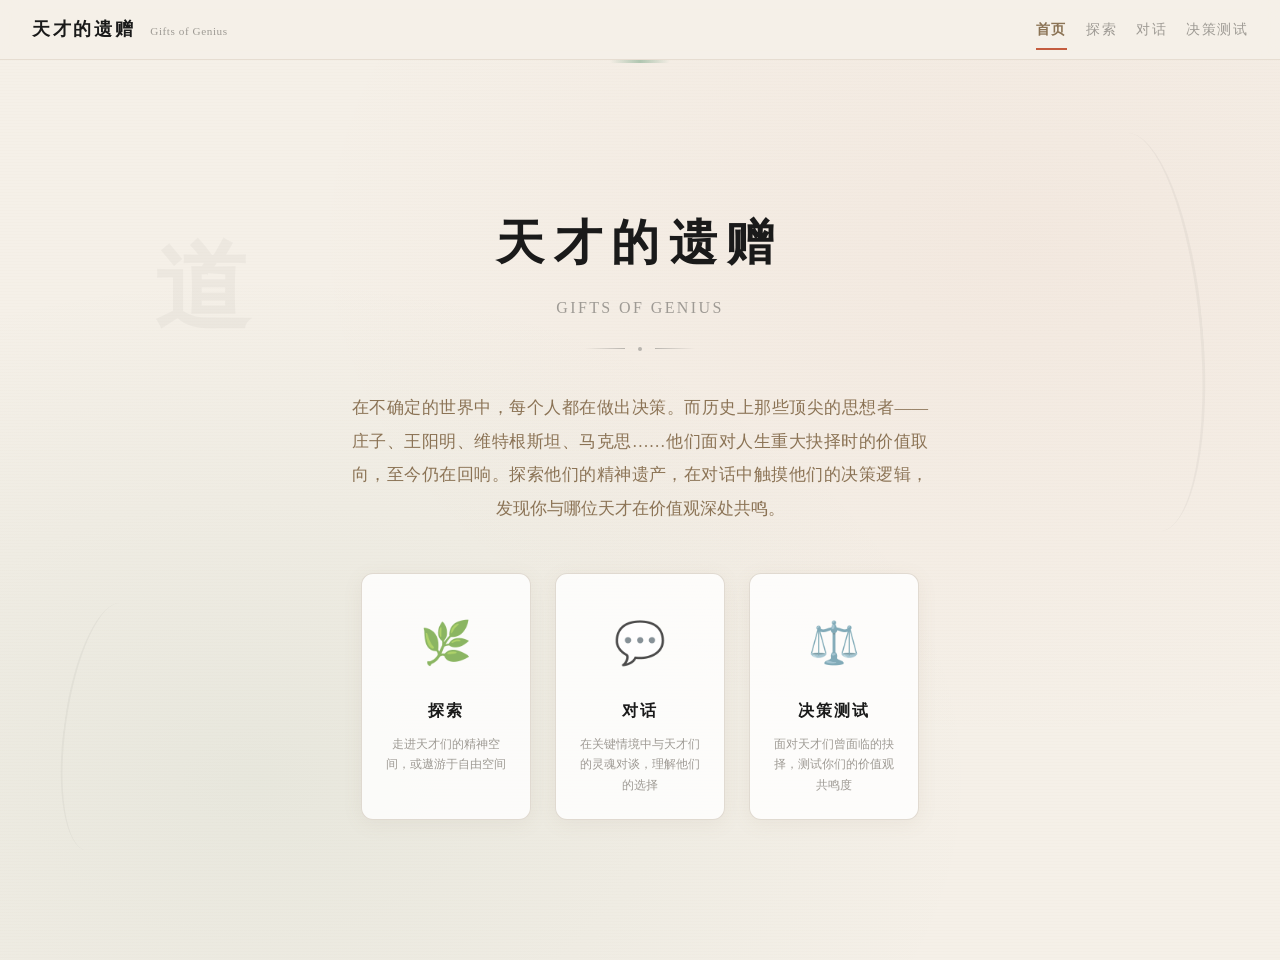
<file: index.html>
<!DOCTYPE html>
<html lang="zh-CN">
<head>
    <meta charset="UTF-8">
    <meta name="viewport" content="width=device-width, initial-scale=1.0">
    <title>天才的遗赠 / Gifts of Genius</title>
    <link rel="stylesheet" href="_shared/css/common.css">
    <style>
        body { padding-top: 60px; }

        .home {
            display: flex;
            flex-direction: column;
            align-items: center;
            justify-content: center;
            min-height: 100vh;
            text-align: center;
            position: relative;
            overflow: hidden;
        }

        /* --- Paper texture overlay --- */
        .home-bg {
            position: absolute;
            top: 0;
            left: 0;
            right: 0;
            bottom: 0;
            background:
                radial-gradient(ellipse at 20% 80%, rgba(74, 124, 89, 0.08) 0%, transparent 50%),
                radial-gradient(ellipse at 80% 20%, rgba(196, 92, 62, 0.05) 0%, transparent 50%),
                var(--paper);
        }
        .home-bg::after {
            content: '';
            position: absolute;
            top: 0; left: 0; right: 0; bottom: 0;
            background:
                repeating-linear-gradient(0deg, transparent, transparent 2px, rgba(139,115,85,0.015) 2px, rgba(139,115,85,0.015) 3px);
            pointer-events: none;
        }

        /* --- Decorative elements --- */
        .home-deco {
            position: absolute;
            pointer-events: none;
        }

        .home-deco-1 {
            top: 8%;
            right: 6%;
            width: 120px;
            height: 400px;
            border-right: 3px solid var(--ink);
            border-radius: 0 50% 50% 0;
            transform: rotate(-5deg);
            opacity: 0.04;
        }

        .home-deco-2 {
            bottom: 12%;
            left: 5%;
            width: 80px;
            height: 250px;
            border-left: 2px solid var(--ink);
            border-radius: 50% 0 0 50%;
            transform: rotate(8deg);
            opacity: 0.04;
        }

        .home-deco-3 {
            top: 20%;
            left: 12%;
            font-size: 6rem;
            color: var(--ink);
            opacity: 0.03;
            font-weight: 900;
            line-height: 1;
            pointer-events: none;
        }

        /* --- Top accent line --- */
        .home-accent {
            position: absolute;
            top: 0; left: 50%;
            transform: translateX(-50%);
            width: 60px;
            height: 3px;
            background: linear-gradient(90deg, transparent, var(--bamboo-light), transparent);
            border-radius: 0 0 2px 2px;
            opacity: 0.5;
        }

        /* --- Content --- */
        .home-content {
            position: relative;
            z-index: 1;
            max-width: 640px;
            padding: 2rem;
        }

        .home h1 {
            font-size: 3rem;
            font-weight: 700;
            letter-spacing: 0.2em;
            margin-bottom: 0.5rem;
            color: var(--ink);
        }

        .home .subtitle {
            font-size: 1rem;
            color: var(--mist);
            letter-spacing: 0.15em;
            margin-bottom: 1.5rem;
        }

        .home .subtitle-sep {
            display: flex;
            align-items: center;
            justify-content: center;
            gap: 0.8rem;
            margin-bottom: 2.5rem;
        }
        .home .subtitle-sep::before,
        .home .subtitle-sep::after {
            content: '';
            width: 40px;
            height: 1px;
            background: linear-gradient(90deg, transparent, var(--mist-light));
        }
        .home .subtitle-sep::after {
            background: linear-gradient(90deg, var(--mist-light), transparent);
        }
        .home .subtitle-sep .sep-dot {
            width: 4px;
            height: 4px;
            border-radius: 50%;
            background: var(--mist-light);
        }

        .home-desc {
            font-size: 1.05rem;
            color: var(--wood);
            line-height: 2;
            margin-bottom: 3rem;
            text-align: justify;
            text-align-last: center;
        }

        /* --- Cards --- */
        .home-cards {
            display: flex;
            gap: 1.5rem;
            justify-content: center;
            flex-wrap: wrap;
        }

        .home-card {
            width: 170px;
            padding: 2rem 1.2rem 1.5rem;
            background: rgba(255, 255, 255, 0.82);
            border: 1px solid rgba(139, 115, 85, 0.25);
            border-radius: 12px;
            display: flex;
            flex-direction: column;
            align-items: center;
            cursor: pointer;
            transition: all 0.4s cubic-bezier(0.25, 0.46, 0.45, 0.94);
            text-decoration: none;
            color: var(--ink);
            position: relative;
            overflow: hidden;
            box-shadow: 0 4px 20px rgba(139, 115, 85, 0.08);
        }
        .home-card::before {
            content: '';
            position: absolute;
            top: 0; left: 0; right: 0;
            height: 3px;
            background: linear-gradient(90deg, transparent, var(--bamboo-light), transparent);
            opacity: 0;
            transition: opacity 0.4s;
        }
        .home-card:hover::before {
            opacity: 0.6;
        }

        .home-card:hover {
            transform: translateY(-10px);
            box-shadow: 0 16px 48px rgba(139, 115, 85, 0.18);
            border-color: var(--bamboo-light);
            background: rgba(255, 255, 255, 0.95);
        }

        .home-card .icon {
            font-size: 2.6rem;
            margin-bottom: 1rem;
            opacity: 0.7;
            transition: transform 0.4s, opacity 0.3s;
        }
        .home-card:hover .icon {
            transform: scale(1.15);
            opacity: 0.9;
        }

        .home-card h3 {
            font-size: 1rem;
            letter-spacing: 0.12em;
            margin-bottom: 0.5rem;
            font-weight: 700;
        }

        .home-card p {
            font-size: 0.75rem;
            color: var(--mist);
            text-align: center;
            line-height: 1.7;
        }

        @media (max-width: 768px) {
            .home h1 { font-size: 2rem; }
            .home-card { width: 150px; padding: 1.5rem 1rem 1.2rem; }
        }
        @media (max-width: 480px) {
            .home-cards { gap: 1rem; }
            .home-card { width: 100%; max-width: 260px; }
        }
    </style>
</head>
<body>
    <nav class="nav">
        <a href="index.html" class="nav-brand">天才的遗赠 <small>Gifts of Genius</small></a>
        <div class="nav-links">
            <a href="index.html" id="nav-home" class="active">首页</a>
            <a href="explore.html" id="nav-explore">探索</a>
            <a href="dialogue.html" id="nav-dialogue">对话</a>
            <a href="decision.html" id="nav-decision">决策测试</a>
        </div>
    </nav>

    <div class="home">
        <div class="home-bg"></div>
        <div class="home-accent"></div>
        <div class="home-deco home-deco-1"></div>
        <div class="home-deco home-deco-2"></div>
        <div class="home-deco home-deco-3">道</div>
        <div class="home-content">
            <h1 class="animate-once fade-in-up">天才的遗赠</h1>
            <p class="subtitle animate-once fade-in-up animate-delay-100">GIFTS OF GENIUS</p>
            <div class="subtitle-sep animate-once fade-in animate-delay-200">
                <span class="sep-dot"></span>
            </div>
            <p class="home-desc animate-once fade-in-up animate-delay-200">
                在不确定的世界中，每个人都在做出决策。而历史上那些顶尖的思想者——庄子、王阳明、维特根斯坦、马克思……他们面对人生重大抉择时的价值取向，至今仍在回响。探索他们的精神遗产，在对话中触摸他们的决策逻辑，发现你与哪位天才在价值观深处共鸣。
            </p>
            <div class="home-cards animate-stagger animate-on-scroll">
                <a href="explore.html" class="home-card animate-stagger-item">
                    <div class="icon">&#127807;</div>
                    <h3>探索</h3>
                    <p>走进天才们的精神空间，或遨游于自由空间</p>
                </a>
                <a href="dialogue.html" class="home-card animate-stagger-item">
                    <div class="icon">&#128172;</div>
                    <h3>对话</h3>
                    <p>在关键情境中与天才们的灵魂对谈，理解他们的选择</p>
                </a>
                <a href="decision.html" class="home-card animate-stagger-item">
                    <div class="icon">&#9878;&#65039;</div>
                    <h3>决策测试</h3>
                    <p>面对天才们曾面临的抉择，测试你们的价值观共鸣度</p>
                </a>
            </div>
        </div>
    </div>
    <script src="_shared/js/animations.js"></script>
</body>
</html>
</file>
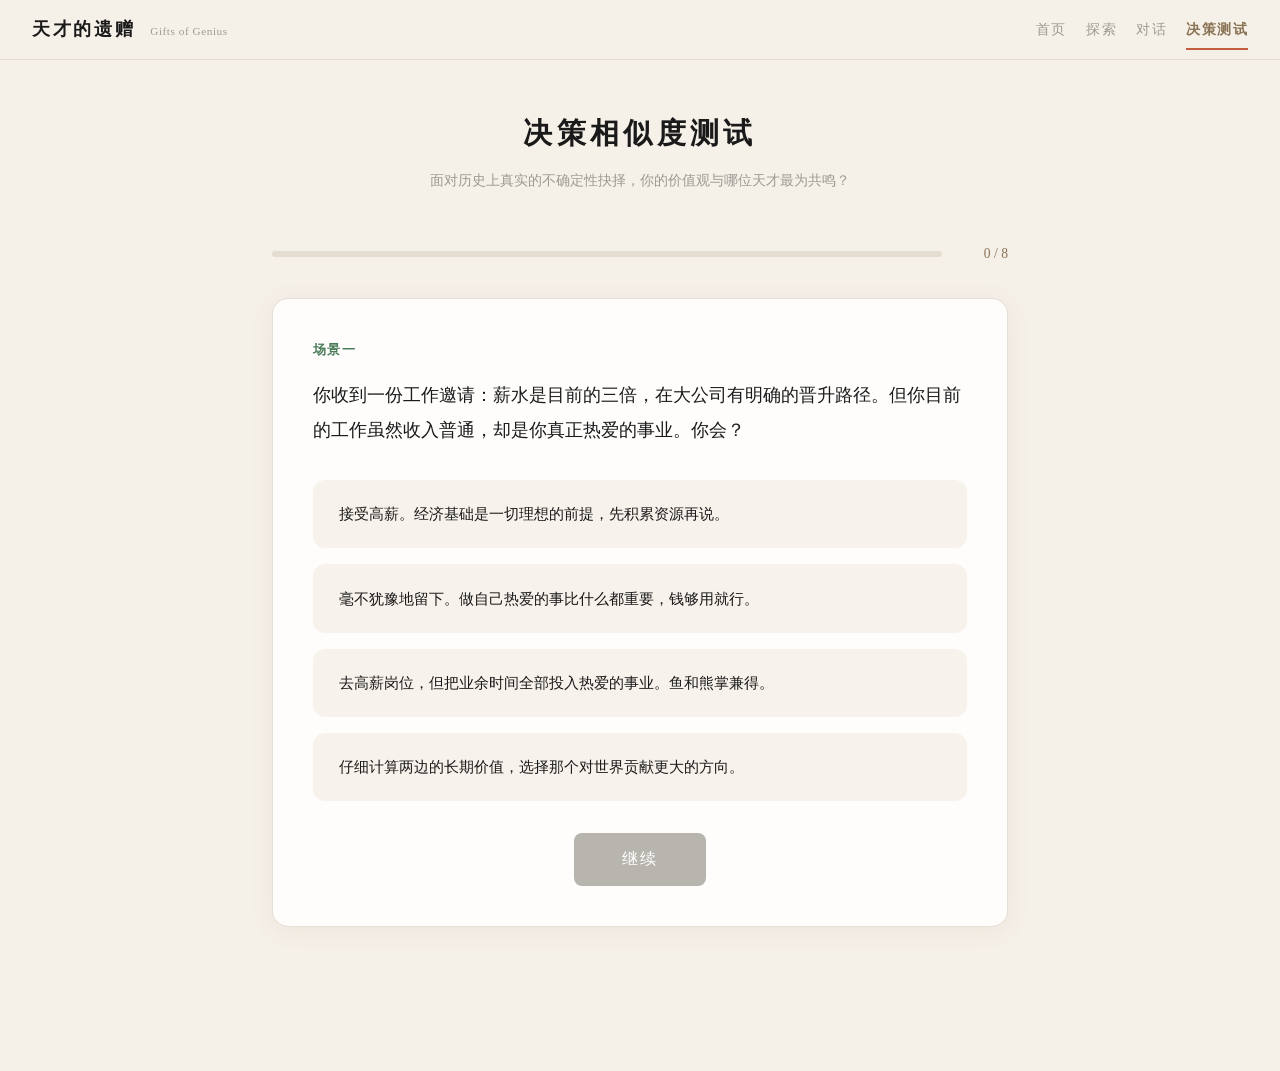
<file: decision.html>
<!DOCTYPE html>
<html lang="zh-CN">
<head>
    <meta charset="UTF-8">
    <meta name="viewport" content="width=device-width, initial-scale=1.0">
    <title>决策测试 - 天才的遗赠 / Gifts of Genius</title>
    <link rel="stylesheet" href="_shared/css/common.css">
    <script src="_shared/js/echarts.min.js"></script>
    <style>
        body { padding-top: 60px; }

        .decision {
            background: var(--paper);
            min-height: 100vh;
            padding-bottom: 4rem;
        }

        .decision-container {
            max-width: 800px;
            margin: 0 auto;
            padding: 3rem 2rem;
        }

        .decision-header {
            text-align: center;
            margin-bottom: 3rem;
        }
        .decision-header h2 {
            font-size: 1.8rem;
            letter-spacing: 0.15em;
            margin-bottom: 0.5rem;
        }
        .decision-header p {
            color: var(--mist);
            font-size: 0.9rem;
        }

        .test-progress {
            display: flex;
            align-items: center;
            gap: 1rem;
            margin-bottom: 2rem;
        }
        .progress-bar {
            flex: 1;
            height: 6px;
            background: rgba(139, 115, 85, 0.15);
            border-radius: 3px;
            overflow: hidden;
        }
        .progress-fill {
            height: 100%;
            background: linear-gradient(90deg, var(--bamboo), var(--bamboo-light));
            border-radius: 3px;
            transition: width 0.5s ease;
        }
        .progress-text {
            font-size: 0.85rem;
            color: var(--wood);
            min-width: 50px;
            text-align: right;
        }

        .scene-card {
            background: rgba(255, 255, 255, 0.85);
            border: 1px solid rgba(139, 115, 85, 0.22);
            border-radius: 16px;
            padding: 2.5rem;
            margin-bottom: 2rem;
            box-shadow: 0 4px 24px rgba(139, 115, 85, 0.08);
        }
        .scene-context {
            font-size: 0.8rem;
            color: var(--bamboo);
            letter-spacing: 0.1em;
            margin-bottom: 1rem;
            font-weight: 700;
        }
        .scene-question {
            font-size: 1.15rem;
            line-height: 1.9;
            margin-bottom: 2rem;
            color: var(--ink);
        }
        .scene-choices {
            display: flex;
            flex-direction: column;
            gap: 1rem;
        }
        .scene-choice {
            padding: 1.2rem 1.5rem;
            background: rgba(245, 240, 232, 0.8);
            border: 2px solid transparent;
            border-radius: 12px;
            cursor: pointer;
            transition: all 0.3s;
            font-family: inherit;
            text-align: left;
            font-size: 0.95rem;
            line-height: 1.7;
            color: var(--ink);
        }
        .scene-choice:hover {
            border-color: var(--bamboo-light);
            background: rgba(74, 124, 89, 0.06);
            transform: translateX(6px);
        }
        .scene-choice.selected {
            border-color: var(--bamboo);
            background: rgba(74, 124, 89, 0.1);
        }
        .next-btn {
            display: block;
            margin: 2rem auto 0;
            padding: 1rem 3rem;
            background: var(--bamboo);
            color: white;
            border: none;
            border-radius: 8px;
            font-size: 1rem;
            letter-spacing: 0.15em;
            cursor: pointer;
            transition: all 0.3s;
            font-family: inherit;
        }
        .next-btn:hover {
            background: var(--bamboo-light);
            transform: translateY(-2px);
            box-shadow: 0 8px 24px rgba(74, 124, 89, 0.3);
        }
        .next-btn:disabled {
            background: var(--mist-light);
            cursor: not-allowed;
            transform: none;
            box-shadow: none;
        }

        /* Results */
        .results-section {
            display: none;
        }
        .results-section.active {
            display: block;
        }
        .result-summary {
            text-align: center;
            margin-bottom: 3rem;
        }
        .result-summary h3 {
            font-size: 1.4rem;
            margin-bottom: 1rem;
        }
        .top-match {
            display: inline-block;
            background: linear-gradient(135deg, var(--bamboo), var(--bamboo-light));
            color: white;
            padding: 1.5rem 2.5rem;
            border-radius: 16px;
            margin: 1rem 0;
        }
        .top-match .name {
            font-size: 1.6rem;
            font-weight: 700;
            letter-spacing: 0.1em;
        }
        .top-match .percent {
            font-size: 3rem;
            font-weight: 700;
            margin: 0.5rem 0;
        }
        .theory-brief {
            text-align: center;
            font-size: 0.8rem;
            color: var(--mist);
            margin: 2rem 0 1rem;
            letter-spacing: 0.03em;
        }
        .chart-container {
            width: 100%;
            height: 450px;
            margin: 2rem 0;
            background: rgba(255,255,255,0.6);
            border-radius: 12px;
            padding: 1rem;
            border: 1px solid rgba(139, 115, 85, 0.1);
        }
        .match-list {
            display: grid;
            gap: 1rem;
            margin-top: 2rem;
        }
        .match-item {
            display: flex;
            align-items: center;
            gap: 1rem;
            padding: 1rem 1.5rem;
            background: rgba(255,255,255,0.7);
            border-radius: 10px;
            border: 1px solid rgba(139, 115, 85, 0.1);
        }
        .match-rank {
            width: 32px;
            height: 32px;
            border-radius: 50%;
            background: var(--wood);
            color: white;
            display: flex;
            align-items: center;
            justify-content: center;
            font-size: 0.85rem;
            font-weight: 700;
            flex-shrink: 0;
        }
        .match-rank.top3 {
            background: var(--bamboo);
        }
        .match-info {
            flex: 1;
        }
        .match-name {
            font-weight: 700;
            font-size: 1rem;
        }
        .match-field {
            font-size: 0.8rem;
            color: var(--mist);
        }
        .match-bar {
            width: 120px;
            height: 8px;
            background: rgba(139, 115, 85, 0.15);
            border-radius: 4px;
            overflow: hidden;
            flex-shrink: 0;
        }
        .match-fill {
            height: 100%;
            background: linear-gradient(90deg, var(--bamboo), var(--bamboo-light));
            border-radius: 4px;
            transition: width 1s ease;
        }
        .match-percent {
            min-width: 50px;
            text-align: right;
            font-weight: 700;
            color: var(--bamboo);
        }
        .result-actions {
            display: flex;
            align-items: center;
            justify-content: center;
            gap: 1rem;
            margin-top: 3rem;
            flex-wrap: wrap;
        }
        .restart-btn {
            display: inline-block;
            padding: 1rem 2.5rem;
            background: transparent;
            color: var(--wood);
            border: 2px solid var(--wood);
            border-radius: 8px;
            font-size: 0.95rem;
            letter-spacing: 0.1em;
            cursor: pointer;
            transition: all 0.3s;
            font-family: inherit;
        }
        .restart-btn:hover {
            background: var(--wood);
            color: white;
        }
        .share-btn {
            display: inline-block;
            padding: 1rem 2rem;
            background: var(--bamboo);
            color: white;
            border: 2px solid var(--bamboo);
            border-radius: 8px;
            font-size: 0.95rem;
            letter-spacing: 0.1em;
            cursor: pointer;
            transition: all 0.3s;
            font-family: inherit;
        }
        .share-btn:hover {
            background: var(--bamboo-light);
            border-color: var(--bamboo-light);
            transform: translateY(-2px);
            box-shadow: 0 6px 20px rgba(74, 124, 89, 0.3);
        }

        /* Share Modal */
        .share-modal {
            display: none;
            position: fixed;
            top: 0;
            left: 0;
            width: 100%;
            height: 100%;
            background: rgba(0, 0, 0, 0.6);
            backdrop-filter: blur(4px);
            z-index: 1000;
            align-items: center;
            justify-content: center;
            padding: 2rem;
            opacity: 0;
            transition: opacity 0.35s ease;
        }
        .share-modal.active {
            display: flex;
            opacity: 1;
        }
        .share-modal-content {
            background: var(--paper);
            border-radius: 16px;
            padding: 2rem;
            max-width: 420px;
            width: 100%;
            text-align: center;
            position: relative;
            transform: scale(0.92) translateY(16px);
            opacity: 0;
            transition: transform 0.35s cubic-bezier(0.25, 0.46, 0.45, 0.94),
                        opacity 0.35s ease;
        }
        .share-modal.active .share-modal-content {
            transform: scale(1) translateY(0);
            opacity: 1;
        }
        .share-modal-content h4 {
            font-size: 1.1rem;
            margin-bottom: 1rem;
            color: var(--ink);
        }
        .share-modal-img {
            width: 100%;
            border-radius: 8px;
            box-shadow: 0 4px 20px var(--shadow);
        }
        .share-modal-tip {
            font-size: 0.85rem;
            color: var(--mist);
            margin-top: 0.75rem;
            line-height: 1.7;
        }
        .save-img-btn {
            display: inline-block;
            margin-top: 1rem;
            padding: 0.8rem 2rem;
            background: var(--bamboo);
            color: white;
            border: none;
            border-radius: 8px;
            font-size: 0.95rem;
            letter-spacing: 0.1em;
            cursor: pointer;
            transition: all 0.3s;
            font-family: inherit;
        }
        .save-img-btn:hover {
            background: var(--bamboo-light);
            transform: translateY(-2px);
            box-shadow: 0 6px 20px rgba(74, 124, 89, 0.3);
        }
        .share-modal-close {
            position: absolute;
            top: 0.8rem;
            right: 1rem;
            background: none;
            border: none;
            font-size: 1.5rem;
            color: var(--mist);
            cursor: pointer;
            line-height: 1;
            font-family: inherit;
        }
        .share-modal-close:hover {
            color: var(--ink);
        }

        /* ========== Pagination ========== */
        .pagination {
            display: flex;
            align-items: center;
            justify-content: center;
            gap: 0.4rem;
            margin-top: 1.5rem;
        }
        .page-number {
            width: 32px;
            height: 32px;
            border-radius: 50%;
            border: 1px solid rgba(139, 115, 85, 0.2);
            background: transparent;
            color: var(--wood);
            font-size: 0.85rem;
            display: flex;
            align-items: center;
            justify-content: center;
            cursor: pointer;
            transition: all 0.2s;
            font-family: inherit;
        }
        .page-number:hover {
            border-color: rgba(139, 115, 85, 0.4);
            background: rgba(139, 115, 85, 0.06);
        }
        .page-number.active {
            background: var(--bamboo);
            border-color: var(--bamboo);
            color: #fff;
        }
        .page-dot {
            width: 6px;
            height: 6px;
            border-radius: 50%;
            background: rgba(139, 115, 85, 0.15);
        }

        @media (max-width: 768px) {
            .scene-card { padding: 1.5rem; }
            .chart-container { height: 350px; }
        }
    </style>
</head>
<body>
    <nav class="nav">
        <a href="index.html" class="nav-brand">天才的遗赠 <small>Gifts of Genius</small></a>
        <div class="nav-links">
            <a href="index.html" id="nav-home">首页</a>
            <a href="explore.html" id="nav-explore">探索</a>
            <a href="dialogue.html" id="nav-dialogue">对话</a>
            <a href="decision.html" id="nav-decision" class="active">决策测试</a>
        </div>
    </nav>

    <div class="decision">
        <div class="decision-container">
            <div class="decision-header">
                <h2>决策相似度测试</h2>
                <p>面对历史上真实的不确定性抉择，你的价值观与哪位天才最为共鸣？</p>
            </div>

            <div id="test-section">
                <div class="test-progress">
                    <div class="progress-bar">
                        <div class="progress-fill" id="progress-fill" style="width: 0%"></div>
                    </div>
                    <div class="progress-text" id="progress-text">0 / 5</div>
                </div>
                <div id="scene-container"></div>
            </div>

            <div class="results-section" id="results-section">
                <div class="result-summary">
                    <h3>测试完成</h3>
                    <p style="color: var(--mist); margin-bottom: 1rem;">你的决策价值观与这位天才最为接近</p>
                    <div class="top-match">
                        <div class="name" id="top-name">-</div>
                        <div class="percent" id="top-percent">-%</div>
                        <div style="font-size: 0.9rem; opacity: 0.9;">价值观共鸣度</div>
                    </div>
                </div>

                <div class="chart-container" id="radar-chart"></div>

                <h3 style="text-align: center; margin: 2rem 0 1rem; font-size: 1.2rem;">完整排名</h3>
                <div class="match-list" id="match-list"></div>

                <p class="theory-brief">ℹ️ 基于施瓦茨基本价值观理论（Schwartz Theory of Basic Values）</p>

                <div class="result-actions">
                    <button class="share-btn" id="share-btn"><svg class="btn-icon" viewBox="0 0 24 24" width="16" height="16" fill="none" stroke="currentColor" stroke-width="2" stroke-linecap="round" stroke-linejoin="round"><circle cx="18" cy="5" r="3"/><circle cx="6" cy="12" r="3"/><circle cx="18" cy="19" r="3"/><line x1="8.59" y1="13.51" x2="15.42" y2="17.49"/><line x1="15.41" y1="6.51" x2="8.59" y2="10.49"/></svg> 分享</button>
                    <button class="restart-btn" id="restart-btn">重新测试</button>
                </div>
            </div>
        </div>
    </div>

    <!-- 分享弹窗 -->
    <div class="share-modal" id="share-modal">
        <div class="share-modal-content">
            <button class="share-modal-close" id="share-modal-close">&times;</button>
            <h4>分享你的测试结果</h4>
            <img class="share-modal-img" id="share-modal-img" alt="分享图">
            <button class="save-img-btn" id="save-img-btn">保存图片</button>
        </div>
    </div>

    <script>
        var geniusProfiles = {
            // ===== 东方哲学（4人）=====
            '庄子': { name: '庄子', field: '哲学 · 道家', values: { selfDirection: 98, stimulation: 65, hedonism: 50, achievement: 10, power: 2, security: 20, conformity: 5, tradition: 35, benevolence: 45, universalism: 70 } },
            '孔子': { name: '孔子', field: '哲学 · 儒家', values: { selfDirection: 55, stimulation: 25, hedonism: 15, achievement: 70, power: 40, security: 70, conformity: 80, tradition: 98, benevolence: 95, universalism: 65 } },
            '王阳明': { name: '王阳明', field: '哲学 · 心学', values: { selfDirection: 75, stimulation: 40, hedonism: 20, achievement: 85, power: 65, security: 55, conformity: 50, tradition: 75, benevolence: 95, universalism: 60 } },
            '墨子': { name: '墨子', field: '哲学 · 墨家', values: { selfDirection: 45, stimulation: 30, hedonism: 10, achievement: 80, power: 35, security: 60, conformity: 70, tradition: 40, benevolence: 98, universalism: 95 } },
            // ===== 西方哲学（4人）=====
            '苏格拉底': { name: '苏格拉底', field: '哲学 · 古希腊', values: { selfDirection: 85, stimulation: 50, hedonism: 20, achievement: 40, power: 5, security: 15, conformity: 10, tradition: 30, benevolence: 60, universalism: 75 } },
            '康德': { name: '康德', field: '哲学 · 德国古典', values: { selfDirection: 60, stimulation: 25, hedonism: 15, achievement: 80, power: 20, security: 50, conformity: 60, tradition: 70, benevolence: 85, universalism: 98 } },
            '尼采': { name: '尼采', field: '哲学 · 存在主义', values: { selfDirection: 98, stimulation: 85, hedonism: 60, achievement: 70, power: 75, security: 10, conformity: 5, tradition: 8, benevolence: 20, universalism: 40 } },
            '卢梭': { name: '卢梭', field: '哲学 · 启蒙运动', values: { selfDirection: 65, stimulation: 45, hedonism: 35, achievement: 45, power: 15, security: 35, conformity: 15, tradition: 25, benevolence: 75, universalism: 90 } },
            // ===== 社会科学（2人）=====
            '维特根斯坦': { name: '维特根斯坦', field: '社会科学 · 分析哲学', values: { selfDirection: 92, stimulation: 55, hedonism: 15, achievement: 60, power: 10, security: 35, conformity: 15, tradition: 20, benevolence: 35, universalism: 50 } },
            '荣格': { name: '荣格', field: '社会科学 · 分析心理学', values: { selfDirection: 70, stimulation: 45, hedonism: 30, achievement: 60, power: 25, security: 60, conformity: 30, tradition: 90, benevolence: 55, universalism: 70 } },
            // ===== 自然科学（4人）=====
            '费曼': { name: '费曼', field: '自然科学 · 理论物理', values: { selfDirection: 80, stimulation: 95, hedonism: 75, achievement: 70, power: 15, security: 25, conformity: 10, tradition: 15, benevolence: 45, universalism: 60 } },
            '爱因斯坦': { name: '爱因斯坦', field: '自然科学 · 理论物理', values: { selfDirection: 85, stimulation: 70, hedonism: 40, achievement: 90, power: 15, security: 30, conformity: 20, tradition: 25, benevolence: 60, universalism: 95 } },
            '薛定谔': { name: '薛定谔', field: '自然科学 · 量子物理', values: { selfDirection: 78, stimulation: 70, hedonism: 50, achievement: 65, power: 20, security: 45, conformity: 25, tradition: 40, benevolence: 50, universalism: 85 } },
            '居里夫人': { name: '居里夫人', field: '自然科学 · 放射化学', values: { selfDirection: 70, stimulation: 55, hedonism: 20, achievement: 95, power: 20, security: 40, conformity: 30, tradition: 35, benevolence: 75, universalism: 85 } },
            // ===== 文学（3人）=====
            '鲁迅': { name: '鲁迅', field: '文学 · 批判现实主义', values: { selfDirection: 88, stimulation: 55, hedonism: 10, achievement: 75, power: 20, security: 15, conformity: 5, tradition: 20, benevolence: 70, universalism: 85 } },
            '杜甫': { name: '杜甫', field: '文学 · 现实主义', values: { selfDirection: 45, stimulation: 20, hedonism: 10, achievement: 55, power: 10, security: 30, conformity: 35, tradition: 85, benevolence: 98, universalism: 95 } },
            '托尔斯泰': { name: '托尔斯泰', field: '文学 · 人文主义', values: { selfDirection: 55, stimulation: 40, hedonism: 25, achievement: 80, power: 15, security: 35, conformity: 40, tradition: 70, benevolence: 95, universalism: 90 } },
            // ===== 政治（2人）=====
            '甘地': { name: '甘地', field: '政治 · 非暴力运动', values: { selfDirection: 50, stimulation: 20, hedonism: 10, achievement: 85, power: 5, security: 30, conformity: 45, tradition: 75, benevolence: 98, universalism: 98 } },
            '秋瑾': { name: '秋瑾', field: '政治 · 革命先驱', values: { selfDirection: 92, stimulation: 70, hedonism: 20, achievement: 80, power: 30, security: 10, conformity: 8, tradition: 25, benevolence: 75, universalism: 88 } },
            // ===== 慈善（1人）=====
            '戴安娜·弗兰西斯·斯宾塞': { name: '戴安娜·弗兰西斯·斯宾塞', field: '慈善 · 人道主义', values: { selfDirection: 72, stimulation: 60, hedonism: 45, achievement: 55, power: 15, security: 25, conformity: 10, tradition: 30, benevolence: 92, universalism: 90 } }
        };

        var valueKeys = ['selfDirection', 'stimulation', 'hedonism', 'achievement', 'power', 'security', 'conformity', 'tradition', 'benevolence', 'universalism'];
        var valueLabels = ['自我导向', '刺激', '享乐', '成就', '权力', '安全', '遵从', '传统', '仁慈', '普世'];

        var scenes = [
            {
                context: '场景一',
                question: '你收到一份工作邀请：薪水是目前的三倍，在大公司有明确的晋升路径。但你目前的工作虽然收入普通，却是你真正热爱的事业。你会？',
                choices: [
                    { text: '接受高薪。经济基础是一切理想的前提，先积累资源再说。', values: { security: 4, power: 2, achievement: 3, hedonism: 1, selfDirection: -2 } },
                    { text: '毫不犹豫地留下。做自己热爱的事比什么都重要，钱够用就行。', values: { selfDirection: 4, hedonism: 2, stimulation: 1, power: -2, achievement: -1 } },
                    { text: '去高薪岗位，但把业余时间全部投入热爱的事业。鱼和熊掌兼得。', values: { achievement: 3, stimulation: 2, selfDirection: 2, hedonism: 1, conformity: -1 } },
                    { text: '仔细计算两边的长期价值，选择那个对世界贡献更大的方向。', values: { universalism: 4, benevolence: 2, achievement: 2, security: -1, power: -1 } }
                ]
            },
            {
                context: '场景二',
                question: '你的团队即将做出一个重要决定，所有人都倾向方案A。但你经过深思熟虑，确信方案B更好。方案A也不会带来灾难，只是远非最优。此时你会？',
                choices: [
                    { text: '明确站出来反对，用数据和逻辑说服大家。真理比和谐更重要。', values: { selfDirection: 4, universalism: 2, achievement: 2, conformity: -3, tradition: -1 } },
                    { text: '私下找关键人物沟通，尝试从内部影响决策，避免公开冲突。', values: { benevolence: 3, security: 2, conformity: 1, selfDirection: 1, achievement: 1 } },
                    { text: '既然大家一致，就尊重集体决定。团队合作比个人正确更重要。', values: { conformity: 4, tradition: 2, benevolence: 2, security: 1, selfDirection: -3 } },
                    { text: '不再多言，默默按自己的方式做出方案B的原型，用结果说话。', values: { achievement: 4, selfDirection: 3, stimulation: 1, power: -1, conformity: -2 } }
                ]
            },
            {
                context: '场景三',
                question: '你的朋友犯了一个严重的错误，按照规则应当受到严厉处罚。但你深知ta的处境——ta是出于无奈才这么做，而且处罚会毁掉ta的人生。你手中有权影响结果。你会？',
                choices: [
                    { text: '严格按规则办事。规则面前人人平等，私情不能凌驾于公正之上。', values: { universalism: 4, conformity: 3, tradition: 2, benevolence: -1, security: 1 } },
                    { text: '想方设法帮朋友减轻处罚。在规则允许的范围内最大限度地保护ta。', values: { benevolence: 4, selfDirection: 2, conformity: -2, security: 1, universalism: -1 } },
                    { text: '利用自己的影响力推动规则本身的改革，让类似处境的人不再受困。', values: { universalism: 4, selfDirection: 3, achievement: 2, power: 2, tradition: -2 } },
                    { text: '这件事让我重新审视这个规则本身是否合理——也许问题出在制度上。', values: { selfDirection: 3, stimulation: 3, tradition: -3, conformity: -2, universalism: 2 } }
                ]
            },
            {
                context: '场景四',
                question: '你三十多岁，事业稳定，生活舒适。一个难得的机会出现了：去一个完全陌生的国家/领域从头开始，成功率不高，但如果成功将实现你一直以来的梦想。你会？',
                choices: [
                    { text: '立刻出发。人生苦短，不做会后悔一辈子。', values: { selfDirection: 4, stimulation: 4, hedonism: 2, security: -4, conformity: -2 } },
                    { text: '不会贸然行动。稳定来之不易，要在充分评估风险后再做决定。', values: { security: 4, tradition: 2, achievement: 1, stimulation: -3, hedonism: -1 } },
                    { text: '先做好两手准备——不辞职但开始小规模尝试，逐步过渡。', values: { achievement: 3, selfDirection: 2, security: 2, stimulation: 1, conformity: -1 } },
                    { text: '想想这个梦想是否只关乎自己——如果它能帮助更多人，才值得冒险。', values: { universalism: 4, benevolence: 3, selfDirection: 1, hedonism: -2, security: -1 } }
                ]
            },
            {
                context: '场景五',
                question: '你发现了一个被广泛接受的"常识"其实是错的。纠正它会得罪业内权威，而且大多数人可能不愿接受新说法。但真相就是真相。你会？',
                choices: [
                    { text: '公开挑战权威，无论代价如何。真相是最重要的东西。', values: { selfDirection: 4, stimulation: 3, universalism: 2, conformity: -4, power: -2, security: -2 } },
                    { text: '先积累更多证据，找到一种不容易被反驳的表达方式，再谨慎公开。', values: { achievement: 3, security: 3, tradition: 1, selfDirection: 1, stimulation: -1 } },
                    { text: '在自己的领域里默默按正确的方式做事，等待时机成熟再说。', values: { selfDirection: 3, tradition: 2, security: 2, conformity: 1, stimulation: -1 } },
                    { text: '用讲故事的方式让大众自己领悟——直接说教不如启发思考有效。', values: { selfDirection: 3, stimulation: 2, benevolence: 2, tradition: 2, power: -2, conformity: -1 } }
                ]
            },
            {
                context: '场景六',
                question: '深夜，你在街头遇到一个衣衫褴褛的陌生人。ta说自己身无分文、无处可去，请求你的帮助。你无法判断ta说的是真是假。你会？',
                choices: [
                    { text: '先带ta去吃顿饭、买些基本生活用品。即使被骗，也不过是几十块钱。', values: { benevolence: 4, universalism: 3, hedonism: -1, power: -2, security: -1 } },
                    { text: '给ta一些钱，但保持距离。帮一把可以，但不能让自己陷入风险。', values: { benevolence: 2, universalism: 2, security: 2, selfDirection: 1, power: -1 } },
                    { text: '帮ta联系当地的救助机构或社工。专业的事交给专业的人。', values: { universalism: 4, achievement: 2, security: 1, conformity: 1, benevolence: 1 } },
                    { text: '保持警惕，礼貌拒绝。社会问题应该通过制度解决，而非个人善心。', values: { universalism: 2, security: 3, conformity: 2, tradition: 1, benevolence: -2 } }
                ]
            },
            {
                context: '场景七',
                question: '你突然获得了一大笔意外之财（比如中彩票或遗产），足以让你不再工作也能舒适地度过余生。你会怎么规划这笔钱？',
                choices: [
                    { text: '用它来追求自己一直想做但没钱做的事——写作、旅行、创业。', values: { selfDirection: 4, stimulation: 3, hedonism: 3, achievement: 2, conformity: -2, security: -1 } },
                    { text: '大部分存起来或投资，确保长期财务安全。适当改善生活就好。', values: { security: 4, conformity: 2, tradition: 2, achievement: 1, hedonism: -1, stimulation: -2 } },
                    { text: '设立一个基金或项目，用来帮助某个你关心的社会问题。', values: { universalism: 4, benevolence: 4, achievement: 2, power: -1, hedonism: -2 } },
                    { text: '和家人朋友分享，让身边的人也受益。同时留一部分给自己的爱好。', values: { benevolence: 3, tradition: 3, hedonism: 2, security: 1, selfDirection: -1 } }
                ]
            },
            {
                context: '场景八',
                question: '你已到暮年，回首一生，你希望后人如何评价你？你最希望被记住的是？',
                choices: [
                    { text: '一个始终忠于自己内心的人——无论外界如何，都没有妥协过。', values: { selfDirection: 4, stimulation: 2, tradition: -1, conformity: -3, power: -1 } },
                    { text: '一个推动了世界变得更美好的人——哪怕只是一点点改变。', values: { universalism: 4, benevolence: 3, achievement: 2, hedonism: -2, power: -1 } },
                    { text: '一个承担了责任、守护了家庭和传统的人。', values: { tradition: 4, benevolence: 3, conformity: 2, security: 2, stimulation: -2, selfDirection: -1 } },
                    { text: '一个活得精彩的人——体验过世间万般滋味，此生无憾。', values: { hedonism: 4, stimulation: 4, selfDirection: 3, achievement: -1, conformity: -2, tradition: -2 } }
                ]
            }
        ];

        var currentScene = 0;
        var userValues = {};
        var shareDataUrl = '';
        valueKeys.forEach(function(k) { userValues[k] = 40; });

        function renderScene() {
            var scene = scenes[currentScene];
            var container = document.getElementById('scene-container');

            document.getElementById('progress-fill').style.width = ((currentScene / scenes.length) * 100) + '%';
            document.getElementById('progress-text').textContent = currentScene + ' / ' + scenes.length;

            var choicesHtml = '';
            scene.choices.forEach(function(c, i) {
                choicesHtml += '<button class="scene-choice" data-idx="' + i + '">' + c.text + '</button>';
            });

            container.innerHTML = '<div class="scene-card">' +
                '<div class="scene-context">' + scene.context + '</div>' +
                '<div class="scene-question">' + scene.question + '</div>' +
                '<div class="scene-choices">' + choicesHtml + '</div>' +
                '<button class="next-btn" id="next-btn" disabled>继续</button>' +
                '</div>';

            container.querySelectorAll('.scene-choice').forEach(function(btn) {
                btn.addEventListener('click', function() {
                    selectChoice(parseInt(this.getAttribute('data-idx'), 10));
                });
            });

            document.getElementById('next-btn').addEventListener('click', function() {
                nextScene();
            });

            selectedChoiceIdx = -1;
        }

        var selectedChoiceIdx = -1;

        function selectChoice(idx) {
            selectedChoiceIdx = idx;
            document.querySelectorAll('.scene-choice').forEach(function(btn, i) {
                btn.classList.toggle('selected', i === idx);
            });
            document.getElementById('next-btn').disabled = false;
        }

        function nextScene() {
            if (selectedChoiceIdx === -1) return;

            var choice = scenes[currentScene].choices[selectedChoiceIdx];
            for (var key in choice.values) {
                userValues[key] = Math.max(0, Math.min(100, userValues[key] + choice.values[key] * 12));
            }

            currentScene++;
            selectedChoiceIdx = -1;

            if (currentScene >= scenes.length) {
                showResults();
            } else {
                renderScene();
            }
        }

        function showResults() {
            document.getElementById('test-section').style.display = 'none';
            document.getElementById('results-section').classList.add('active');

            var similarities = [];
            var MAX_DIST = 250;
            for (var name in geniusProfiles) {
                var profile = geniusProfiles[name];
                var distSq = 0;
                valueKeys.forEach(function(k) {
                    var diff = userValues[k] - profile.values[k];
                    distSq += diff * diff;
                });
                var distance = Math.sqrt(distSq);
                var sim = Math.max(0, Math.min(100, Math.round((1 - distance / MAX_DIST) * 100)));
                similarities.push({ name: profile.name, field: profile.field, similarity: sim, values: profile.values });
            }
            similarities.sort(function(a, b) { return b.similarity - a.similarity; });

            document.getElementById('top-name').textContent = similarities[0].name;
            document.getElementById('top-percent').textContent = similarities[0].similarity + '%';

            var chartDom = document.getElementById('radar-chart');
            var myChart = echarts.init(chartDom, null, { renderer: 'svg' });
            var option = {
                animation: false,
                tooltip: { trigger: 'item' },
                legend: {
                    data: ['你的价值观（估算）', similarities[0].name],
                    orient: 'vertical',
                    right: 10,
                    top: 'center',
                    itemGap: 16,
                    textStyle: { fontFamily: 'Noto Serif SC, serif', color: '#1a1a1a', fontSize: 13 }
                },
                radar: {
                    indicator: valueLabels.map(function(l, i) { return { name: l, max: 100 }; }),
                    shape: 'polygon',
                    splitNumber: 4,
                    center: ['42%', '50%'],
                    radius: '62%',
                    axisName: {
                        color: '#8b7355',
                        fontFamily: 'Noto Serif SC, serif',
                        fontSize: 12
                    },
                    splitLine: { lineStyle: { color: 'rgba(139,115,85,0.2)' } },
                    splitArea: { show: true, areaStyle: { color: ['rgba(245,240,232,0.5)', 'rgba(235,229,216,0.5)'] } },
                    axisLine: { lineStyle: { color: 'rgba(139,115,85,0.3)' } }
                },
                series: [{
                    type: 'radar',
                    data: [
                        {
                            value: valueKeys.map(function(k) { return userValues[k]; }),
                            name: '你的价值观（估算）',
                            lineStyle: { color: '#c45c3e', width: 2.5 },
                            areaStyle: { color: 'rgba(196,92,62,0.15)' },
                            itemStyle: { color: '#c45c3e' },
                            symbolSize: 5
                        },
                        {
                            value: valueKeys.map(function(k) { return similarities[0].values[k]; }),
                            name: similarities[0].name,
                            lineStyle: { color: '#4a7c59', width: 2.5 },
                            areaStyle: { color: 'rgba(74,124,89,0.12)' },
                            itemStyle: { color: '#4a7c59' },
                            symbolSize: 5
                        }
                    ]
                }]
            };
            myChart.setOption(option);
            window.addEventListener('resize', function() { myChart.resize(); });

            var listEl = document.getElementById('match-list');
            var PER_PAGE = 10;
            var totalPages = Math.ceil(similarities.length / PER_PAGE);
            var currentPage = 1;

            function renderRankingPage(page) {
                var start = (page - 1) * PER_PAGE;
                var end = Math.min(start + PER_PAGE, similarities.length);
                var pageItems = similarities.slice(start, end);
                var html = '';
                pageItems.forEach(function(s, i) {
                    var rank = start + i + 1;
                    var rankClass = rank <= 3 ? ' top3' : '';
                    html += '<div class="match-item">' +
                        '<div class="match-rank' + rankClass + '">' + rank + '</div>' +
                        '<div class="match-info"><div class="match-name">' + s.name + '</div><div class="match-field">' + s.field + '</div></div>' +
                        '<div class="match-bar"><div class="match-fill" style="width: ' + s.similarity + '%"></div></div>' +
                        '<div class="match-percent">' + s.similarity + '%</div>' +
                        '</div>';
                });
                return html;
            }

            function renderPagination(current) {
                var html = '';
                for (var p = 1; p <= totalPages; p++) {
                    if (totalPages > 7) {
                        if (p === 1 || p === totalPages || (p >= current - 1 && p <= current + 1)) {
                            html += '<button class="page-number' + (p === current ? ' active' : '') + '" data-page="' + p + '">' + p + '</button>';
                        } else if (p === current - 2 || p === current + 2) {
                            html += '<span class="page-dot"></span>';
                        }
                    } else {
                        html += '<button class="page-number' + (p === current ? ' active' : '') + '" data-page="' + p + '">' + p + '</button>';
                    }
                }
                return html;
            }

            listEl.innerHTML = renderRankingPage(1) + '<div class="pagination" id="pagination">' + renderPagination(1) + '</div>';

            // 使用事件委托，绑定在 match-list 父容器上，避免 innerHTML 替换后事件监听器丢失
            listEl.addEventListener('click', function(e) {
                var btn = e.target.closest('.page-number');
                if (!btn) return;
                var page = parseInt(btn.getAttribute('data-page'), 10);
                if (page === currentPage) return;
                currentPage = page;
                listEl.innerHTML = renderRankingPage(page) + '<div class="pagination" id="pagination">' + renderPagination(page) + '</div>';
            });
        }

        function generateShareImage(topName, topPercent, topValues) {
            var canvas = document.createElement('canvas');
            var ctx = canvas.getContext('2d');
            var W = 750;
            var H = 1000;
            canvas.width = W;
            canvas.height = H;

            // 背景 - 浅米色纸张色
            var bgGrad = ctx.createLinearGradient(0, 0, 0, H);
            bgGrad.addColorStop(0, '#faf6ee');
            bgGrad.addColorStop(1, '#f0e8d8');
            ctx.fillStyle = bgGrad;
            ctx.fillRect(0, 0, W, H);

            // 装饰性边框
            ctx.strokeStyle = 'rgba(74, 124, 89, 0.2)';
            ctx.lineWidth = 2;
            ctx.strokeRect(30, 30, W - 60, H - 60);

            ctx.strokeStyle = 'rgba(74, 124, 89, 0.1)';
            ctx.lineWidth = 1;
            ctx.strokeRect(45, 45, W - 90, H - 90);

            // 标题
            ctx.fillStyle = '#1a1a1a';
            ctx.font = 'bold 36px "Noto Serif SC", "Songti SC", serif';
            ctx.textAlign = 'center';
            ctx.fillText('决策相似度测试结果', W / 2, 130);

            // 副标题
            ctx.fillStyle = '#8b7355';
            ctx.font = '18px "Noto Serif SC", serif';
            ctx.fillText('你的价值观与哪位天才最共鸣？', W / 2, 170);

            // 分隔线
            ctx.strokeStyle = 'rgba(74, 124, 89, 0.3)';
            ctx.lineWidth = 1;
            ctx.beginPath();
            ctx.moveTo(W / 2 - 80, 200);
            ctx.lineTo(W / 2 + 80, 200);
            ctx.stroke();

            // 最匹配天才 - 名字
            ctx.fillStyle = '#4a7c59';
            ctx.font = 'bold 48px "Noto Serif SC", serif';
            ctx.fillText(topName, W / 2, 280);

            // 相似度百分比
            ctx.fillStyle = '#c45c3e';
            ctx.font = 'bold 96px "Noto Serif SC", serif';
            ctx.fillText(topPercent + '%', W / 2, 380);

            // 共鸣度标签
            ctx.fillStyle = '#8b7355';
            ctx.font = '20px "Noto Serif SC", serif';
            ctx.fillText('价值观共鸣度', W / 2, 420);

            // 雷达图
            var cx = W / 2;
            var cy = 630;
            var radius = 150;
            var numAxes = 10;

            // 绘制背景网格
            for (var ring = 1; ring <= 4; ring++) {
                var r = radius * ring / 4;
                ctx.beginPath();
                for (var i = 0; i <= numAxes; i++) {
                    var angle = (Math.PI * 2 * i / numAxes) - Math.PI / 2;
                    var x = cx + r * Math.cos(angle);
                    var y = cy + r * Math.sin(angle);
                    if (i === 0) ctx.moveTo(x, y);
                    else ctx.lineTo(x, y);
                }
                ctx.closePath();
                ctx.strokeStyle = 'rgba(139, 115, 85, 0.15)';
                ctx.lineWidth = 1;
                ctx.stroke();
            }

            // 绘制轴线
            for (var i = 0; i < numAxes; i++) {
                var angle = (Math.PI * 2 * i / numAxes) - Math.PI / 2;
                var x = cx + radius * Math.cos(angle);
                var y = cy + radius * Math.sin(angle);
                ctx.beginPath();
                ctx.moveTo(cx, cy);
                ctx.lineTo(x, y);
                ctx.strokeStyle = 'rgba(139, 115, 85, 0.2)';
                ctx.lineWidth = 1;
                ctx.stroke();
            }

            // 绘制用户价值观多边形
            ctx.beginPath();
            for (var i = 0; i < numAxes; i++) {
                var angle = (Math.PI * 2 * i / numAxes) - Math.PI / 2;
                var val = userValues[valueKeys[i]] / 100;
                var r = radius * val;
                var x = cx + r * Math.cos(angle);
                var y = cy + r * Math.sin(angle);
                if (i === 0) ctx.moveTo(x, y);
                else ctx.lineTo(x, y);
            }
            ctx.closePath();
            ctx.fillStyle = 'rgba(196, 92, 62, 0.2)';
            ctx.fill();
            ctx.strokeStyle = '#c45c3e';
            ctx.lineWidth = 2.5;
            ctx.stroke();

            // 绘制匹配天才价值观多边形
            ctx.beginPath();
            for (var i = 0; i < numAxes; i++) {
                var angle = (Math.PI * 2 * i / numAxes) - Math.PI / 2;
                var val = topValues[valueKeys[i]] / 100;
                var r = radius * val;
                var x = cx + r * Math.cos(angle);
                var y = cy + r * Math.sin(angle);
                if (i === 0) ctx.moveTo(x, y);
                else ctx.lineTo(x, y);
            }
            ctx.closePath();
            ctx.fillStyle = 'rgba(74, 124, 89, 0.15)';
            ctx.fill();
            ctx.strokeStyle = '#4a7c59';
            ctx.lineWidth = 2.5;
            ctx.stroke();

            // 绘制轴标签
            ctx.fillStyle = '#8b7355';
            ctx.font = '14px "Noto Serif SC", serif';
            ctx.textAlign = 'center';
            for (var i = 0; i < numAxes; i++) {
                var angle = (Math.PI * 2 * i / numAxes) - Math.PI / 2;
                var labelR = radius + 25;
                var x = cx + labelR * Math.cos(angle);
                var y = cy + labelR * Math.sin(angle) + 5;
                ctx.fillText(valueLabels[i], x, y);
            }

            // 图例
            var legendY = 830;
            var legendStartX = W / 2 - 120;

            // 你的价值观
            ctx.fillStyle = '#c45c3e';
            ctx.fillRect(legendStartX, legendY - 8, 20, 3);
            ctx.fillStyle = '#1a1a1a';
            ctx.font = '14px "Noto Serif SC", serif';
            ctx.textAlign = 'left';
            ctx.fillText('你的价值观（估算）', legendStartX + 30, legendY - 3);

            // 匹配天才
            ctx.fillStyle = '#4a7c59';
            ctx.fillRect(legendStartX + 150, legendY - 8, 20, 3);
            ctx.fillStyle = '#1a1a1a';
            ctx.fillText(topName, legendStartX + 180, legendY - 3);

            // 底部文字
            ctx.fillStyle = 'rgba(74, 124, 89, 0.6)';
            ctx.font = '16px "Noto Serif SC", serif';
            ctx.textAlign = 'center';
            ctx.fillText('天才的遗赠 / Gifts of Genius', W / 2, 920);

            ctx.fillStyle = 'rgba(139, 115, 85, 0.5)';
            ctx.font = '12px "Noto Serif SC", serif';
            ctx.fillText('基于施瓦茨基本价值观理论（Schwartz Theory of Basic Values）', W / 2, 950);

            return canvas.toDataURL('image/png');
        }

        function openShareModal() {
            var topName = document.getElementById('top-name').textContent;
            var topPercent = document.getElementById('top-percent').textContent.replace('%', '');
            var profile = geniusProfiles[topName];
            if (!profile) return;

            shareDataUrl = generateShareImage(topName, topPercent, profile.values);
            document.getElementById('share-modal-img').src = shareDataUrl;
            document.getElementById('share-modal').classList.add('active');
        }

        function saveShareImage() {
            if (!shareDataUrl) return;
            var a = document.createElement('a');
            a.href = shareDataUrl;
            a.download = '决策测试结果.png';
            document.body.appendChild(a);
            a.click();
            document.body.removeChild(a);
        }

        function closeShareModal() {
            document.getElementById('share-modal').classList.remove('active');
        }

        function restartTest() {
            currentScene = 0;
            selectedChoiceIdx = -1;
            valueKeys.forEach(function(k) { userValues[k] = 40; });
            document.getElementById('test-section').style.display = 'block';
            document.getElementById('results-section').classList.remove('active');
            renderScene();
        }

        document.getElementById('restart-btn').addEventListener('click', function() {
            restartTest();
        });

        document.getElementById('share-btn').addEventListener('click', function() {
            openShareModal();
        });

        document.getElementById('share-modal-close').addEventListener('click', function() {
            closeShareModal();
        });

        document.getElementById('save-img-btn').addEventListener('click', function() {
            saveShareImage();
        });

        document.getElementById('share-modal').addEventListener('click', function(e) {
            if (e.target === this) {
                closeShareModal();
            }
        });

        document.addEventListener('keydown', function(e) {
            if (e.key === 'Escape') {
                var shareModal = document.getElementById('share-modal');
                if (shareModal && shareModal.classList.contains('active')) {
                    shareModal.classList.remove('active');
                }
            }
        });

        renderScene();
    </script>
    <script src="_shared/js/animations.js"></script>
</body>
</html>
</file>
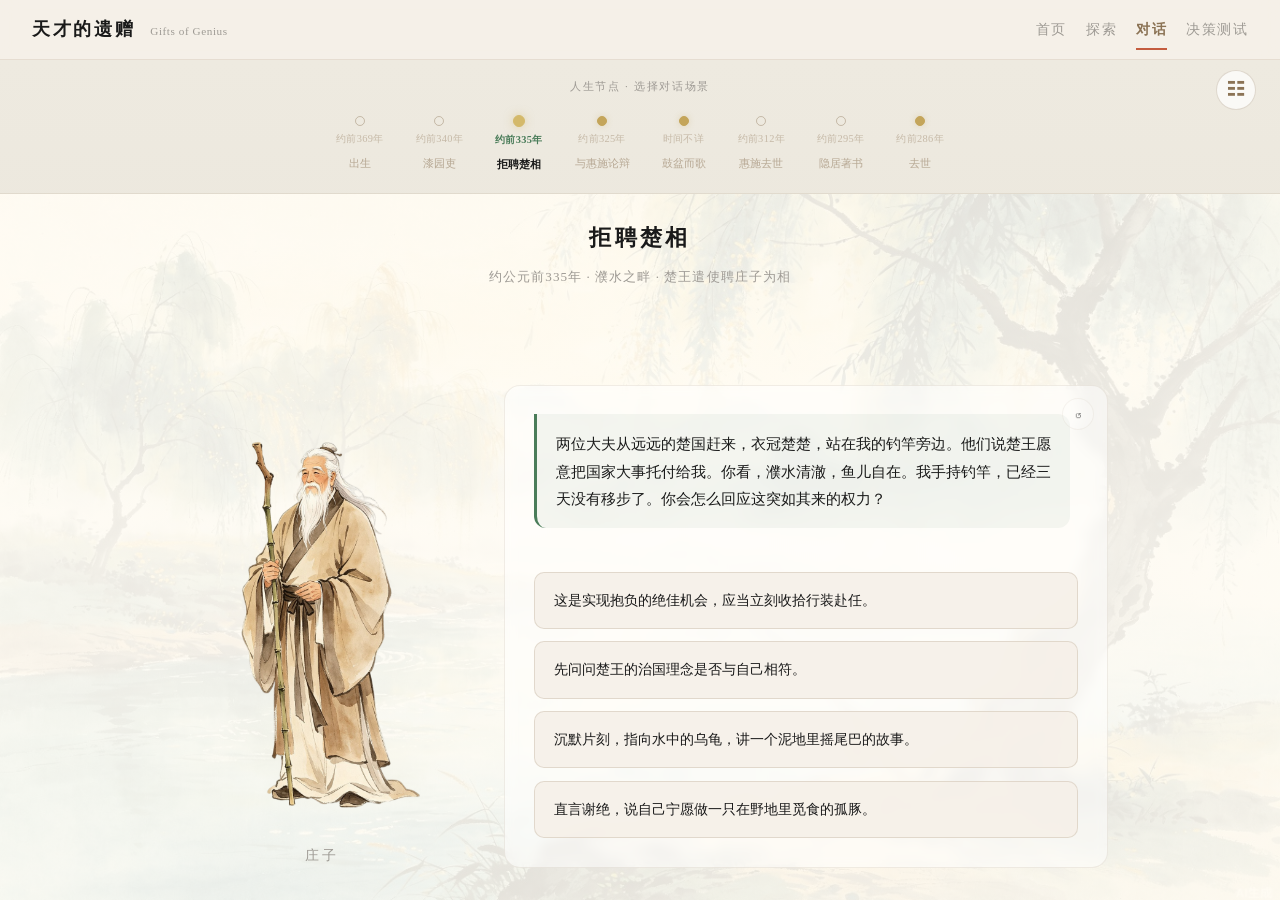
<file: dialogue.html>
<!DOCTYPE html>
<html lang="zh-CN">
<head>
    <meta charset="UTF-8">
    <meta name="viewport" content="width=device-width, initial-scale=1.0">
    <title>对话 - 天才的遗赠 / Gifts of Genius</title>
    <link rel="stylesheet" href="_shared/css/common.css">
    <style>
        body { padding-top: 60px; }

        /* === 页面整体布局 === */
        .dialogue-page {
            display: flex;
            flex-direction: column;
            min-height: calc(100vh - 60px);
            background: linear-gradient(180deg, #e6e0d2 0%, #ddd6c8 100%);
        }

        /* === 顶部时间线 === */
        .dialogue-timeline {
            padding: 1rem 2rem 0.5rem;
            border-bottom: 1px solid rgba(139, 115, 85, 0.12);
            background: rgba(255, 255, 255, 0.3);
            position: relative;
        }
        .dialogue-timeline-label {
            font-size: 0.7rem;
            color: var(--mist);
            letter-spacing: 0.15em;
            margin-bottom: 0.5rem;
            text-align: center;
        }
        .timeline-track {
            display: flex;
            align-items: center;
            gap: 0;
            overflow-x: auto;
            overflow-y: hidden;
            padding: 0.3rem 0.5rem;
            scrollbar-width: thin;
            scrollbar-color: rgba(139, 115, 85, 0.2) transparent;
            justify-content: center;
        }
        .timeline-track::-webkit-scrollbar { height: 3px; }
        .timeline-track::-webkit-scrollbar-track { background: transparent; }
        .timeline-track::-webkit-scrollbar-thumb { background: rgba(139, 115, 85, 0.25); border-radius: 2px; }

        .timeline-node {
            flex-shrink: 0;
            display: flex;
            flex-direction: column;
            align-items: center;
            gap: 0.25rem;
            cursor: pointer;
            padding: 0.4rem 1rem;
            border-radius: 8px;
            transition: all 0.3s;
            position: relative;
        }
        .timeline-node::before {
            content: '';
            width: 8px;
            height: 8px;
            border-radius: 50%;
            border: 1.5px solid #c4a55a;
            background: #c4a55a;
            box-shadow: 0 0 6px rgba(196, 165, 90, 0.3);
            transition: all 0.3s;
            flex-shrink: 0;
        }
        .timeline-node.active::before {
            background: #d4b96a;
            border-color: #d4b96a;
            box-shadow: 0 0 10px rgba(212, 185, 106, 0.5);
            width: 10px;
            height: 10px;
        }
        .timeline-node:hover:not(.active):not(.disabled)::before {
            border-color: #d4b96a;
            background: #d4b96a;
            box-shadow: 0 0 8px rgba(212, 185, 106, 0.4);
        }
        .timeline-year {
            font-size: 0.65rem;
            color: rgba(139, 115, 85, 0.4);
            letter-spacing: 0.03em;
            white-space: nowrap;
            transition: color 0.3s;
        }
        .timeline-node.active .timeline-year { color: var(--bamboo); font-weight: 700; }
        .timeline-title {
            font-size: 0.7rem;
            color: rgba(139, 115, 85, 0.55);
            white-space: nowrap;
            transition: color 0.3s;
        }
        .timeline-node.active .timeline-title { color: var(--ink); font-weight: 700; }

        /* 无对话节点 - 空心淡色 */
        .timeline-node.disabled {
            opacity: 1;
            cursor: pointer;
        }
        .timeline-node.disabled::before {
            background: transparent;
            border: 1.5px solid rgba(139, 115, 85, 0.4);
            border-style: solid;
            box-shadow: none;
        }
        .timeline-node.disabled:hover:not(.active)::before {
            border-color: rgba(139, 115, 85, 0.65);
            box-shadow: none;
        }
        /* === 右上角人物图鉴按钮 === */
        .character-gallery-btn {
            position: fixed;
            top: 70px;
            right: 1.5rem;
            z-index: 100;
            width: 40px;
            height: 40px;
            border-radius: 50%;
            background: rgba(255, 255, 255, 0.7);
            border: 1px solid rgba(139, 115, 85, 0.25);
            color: #8b7355;
            font-size: 1.1rem;
            cursor: pointer;
            display: flex;
            align-items: center;
            justify-content: center;
            transition: all 0.3s;
            line-height: 1;
        }
        .character-gallery-btn:hover {
            background: rgba(196, 165, 90, 0.15);
            border-color: rgba(196, 165, 90, 0.4);
            transform: scale(1.05);
        }

        /* === 人物图鉴面板（居中modal） === */
        .character-overlay {
            display: none;
            position: fixed;
            top: 0; left: 0; right: 0; bottom: 0;
            background: rgba(0, 0, 0, 0.6);
            backdrop-filter: blur(4px);
            z-index: 2000;
            opacity: 0;
            transition: opacity 0.35s ease;
        }
        .character-overlay.active {
            display: flex;
            align-items: center;
            justify-content: center;
            opacity: 1;
        }
        .character-panel {
            position: relative;
            width: 90%;
            max-width: 520px;
            max-height: 80vh;
            background: linear-gradient(135deg, rgba(44, 44, 44, 0.98), rgba(50, 50, 55, 0.98));
            border: 1px solid rgba(196, 165, 90, 0.15);
            border-radius: 16px;
            box-shadow: 0 20px 60px rgba(0, 0, 0, 0.5);
            transform: scale(0.9);
            opacity: 0;
            transition: transform 0.4s cubic-bezier(0.25, 0.46, 0.45, 0.94), opacity 0.4s;
            display: flex;
            flex-direction: column;
        }
        .character-overlay.active .character-panel {
            transform: scale(1);
            opacity: 1;
        }
        .character-panel-header {
            display: flex;
            align-items: center;
            justify-content: space-between;
            padding: 1.5rem 1.2rem 1rem;
            border-bottom: 1px solid rgba(255,255,255,0.08);
        }
        .character-panel-header h2 {
            font-size: 1rem;
            letter-spacing: 0.2em;
            color: #c4bfb6;
        }
        .character-panel-close {
            background: none;
            border: 1px solid rgba(255,255,255,0.15);
            border-radius: 50%;
            width: 32px;
            height: 32px;
            font-size: 1.1rem;
            cursor: pointer;
            color: #9e9a94;
            transition: all 0.3s;
            padding: 0;
            line-height: 1;
            display: flex;
            align-items: center;
            justify-content: center;
        }
        .character-panel-close:hover {
            background: rgba(255,255,255,0.08);
            color: #e0ddd6;
            border-color: rgba(255,255,255,0.3);
        }
        .character-list {
            flex: 1;
            overflow-y: auto;
            padding: 0.6rem 0;
        }
        .character-card {
            padding: 0.85rem 1.2rem;
            cursor: default;
            border-left: 3px solid transparent;
            transition: background 0.3s, border-color 0.3s;
        }
        .character-card:hover {
            background: rgba(255,255,255,0.04);
        }
        .character-card.active {
            background: rgba(74, 124, 89, 0.15);
            border-left-color: var(--bamboo-light);
        }
        .card-top {
            display: flex;
            align-items: center;
            gap: 0.75rem;
            margin-bottom: 0.45rem;
        }
        .avatar {
            width: 38px;
            height: 38px;
            border-radius: 50%;
            flex-shrink: 0;
            object-fit: cover;
            background: #4a4a4a;
        }
        .avatar-text {
            width: 38px;
            height: 38px;
            border-radius: 50%;
            flex-shrink: 0;
            display: flex;
            align-items: center;
            justify-content: center;
            font-size: 1rem;
            font-weight: 700;
            color: #f5f0e8;
        }
        .card-info { flex: 1; min-width: 0; }
        .card-name {
            font-size: 0.95rem;
            font-weight: 700;
            color: #f0ece4;
            letter-spacing: 0.05em;
        }
        .card-field {
            font-size: 0.72rem;
            color: #8a8580;
            margin-top: 0.1rem;
        }
        .card-desc {
            font-size: 0.78rem;
            color: #a09a92;
            line-height: 1.6;
            margin-bottom: 0.15rem;
        }
        .card-era {
            font-size: 0.7rem;
            color: #6b6762;
            margin-bottom: 0.5rem;
        }
        .card-actions {
            display: flex;
            align-items: center;
            gap: 0.6rem;
        }
        .like-btn {
            background: none;
            border: 1px solid rgba(255,255,255,0.12);
            border-radius: 20px;
            padding: 0.2rem 0.65rem;
            font-size: 0.8rem;
            color: #9e9a94;
            cursor: pointer;
            transition: all 0.3s;
            font-family: inherit;
            display: flex;
            align-items: center;
            gap: 0.3rem;
        }
        .like-btn:hover {
            border-color: var(--accent-soft);
            color: var(--accent-soft);
        }
        .like-btn.liked {
            border-color: var(--accent);
            color: var(--accent);
        }
        .like-btn .heart {
            font-style: normal;
        }
        .enter-dialogue-btn {
            background: rgba(74, 124, 89, 0.2);
            border: 1px solid rgba(74, 124, 89, 0.3);
            border-radius: 20px;
            padding: 0.2rem 0.65rem;
            font-size: 0.75rem;
            color: #6b9e7c;
            cursor: pointer;
            text-decoration: none;
            transition: all 0.3s;
            font-family: inherit;
        }
        .enter-dialogue-btn:hover {
            background: rgba(74, 124, 89, 0.35);
        }

        /* === 对话区域 === */
        .dialogue-area {
            flex: 1;
            display: flex;
            flex-direction: column;
            position: relative;
            background-size: cover;
            background-position: center;
            transition: background-image 0.8s ease;
        }
        .dialogue-area::before {
            content: '';
            position: absolute;
            top: 0; left: 0; right: 0; bottom: 0;
            background: linear-gradient(180deg, rgba(255,252,245,0.88) 0%, rgba(255,252,245,0.92) 50%, rgba(255,252,245,0.88) 100%);
            z-index: 0;
        }
        .dialogue-area > * {
            position: relative;
            z-index: 1;
        }
        .dialogue-header {
            text-align: center;
            padding: 1.5rem 2rem 1rem;
        }
        .dialogue-title {
            font-size: 1.4rem;
            font-weight: 700;
            letter-spacing: 0.15em;
            color: var(--ink);
        }
        .dialogue-meta {
            font-size: 0.82rem;
            color: var(--mist);
            margin-top: 0.4rem;
            letter-spacing: 0.08em;
        }

        .dialogue-scene {
            flex: 1;
            display: flex;
            max-width: 1000px;
            margin: 0 auto;
            width: 100%;
            padding: 1rem 2rem 2rem;
            gap: 2rem;
            align-items: flex-end;
        }

        .zhuangzi-figure {
            width: 300px;
            flex-shrink: 0;
            display: flex;
            flex-direction: column;
            align-items: center;
            justify-content: flex-end;
        }
        .zhuangzi-figure img {
            width: 280px;
            height: auto;
            max-height: 420px;
            object-fit: contain;
            object-position: center bottom;
        }
        .figure-name {
            margin-top: 1rem;
            font-size: 0.85rem;
            letter-spacing: 0.2em;
            color: var(--mist);
        }

        .dialogue-panel {
            flex: 1;
            background: rgba(255, 255, 255, 0.5);
            border-radius: 16px;
            padding: 1.8rem;
            border: 1px solid rgba(139, 115, 85, 0.12);
            min-height: 400px;
            display: flex;
            flex-direction: column;
            backdrop-filter: blur(6px);
        }
        .dialogue-history {
            flex: 1;
            overflow-y: auto;
            margin-bottom: 1.5rem;
            padding-right: 0.5rem;
        }
        .dialogue-msg {
            margin-bottom: 1.2rem;
            animation: fadeInUp 0.4s ease;
        }
        @keyframes fadeInUp {
            from { opacity: 0; transform: translateY(10px); }
            to { opacity: 1; transform: translateY(0); }
        }
        .dialogue-msg.zhuangzi .msg-bubble {
            background: rgba(74, 124, 89, 0.06);
            border-left: 3px solid var(--bamboo);
            padding: 1rem 1.2rem;
            border-radius: 0 12px 12px 12px;
        }
        .dialogue-msg.user .msg-bubble {
            background: rgba(196, 92, 62, 0.05);
            border-right: 3px solid var(--accent-soft);
            padding: 1rem 1.2rem;
            border-radius: 12px 0 12px 12px;
            text-align: right;
        }
        .dialogue-msg.system .msg-bubble {
            background: rgba(139, 115, 85, 0.04);
            border: 1px dashed rgba(139, 115, 85, 0.12);
        }
        .msg-bubble p {
            font-size: 0.95rem;
            line-height: 1.8;
            color: var(--ink);
        }
        .msg-source {
            font-size: 0.75rem;
            color: var(--mist);
            margin-top: 0.5rem;
            font-style: italic;
        }
        .dialogue-choices {
            display: flex;
            flex-direction: column;
            gap: 0.8rem;
        }

        /* History toggle button - inside dialogue panel */
        .history-toggle-btn {
            position: absolute;
            top: 0.8rem;
            right: 0.8rem;
            width: 32px;
            height: 32px;
            border-radius: 50%;
            background: rgba(255, 255, 255, 0.4);
            border: 1px solid rgba(139, 115, 85, 0.15);
            color: var(--ink);
            font-size: 0.85rem;
            cursor: pointer;
            display: flex;
            align-items: center;
            justify-content: center;
            transition: all 0.3s;
            z-index: 10;
            opacity: 0.5;
        }
        .history-toggle-btn:hover {
            opacity: 1;
            background: rgba(255, 255, 255, 0.7);
        }
        .history-toggle-btn.has-history {
            opacity: 0.8;
        }
        .dialogue-panel {
            position: relative;
        }
        /* When showing full history, dim old messages */
        .dialogue-history.show-all .dialogue-msg {
            opacity: 1;
        }
        .dialogue-history:not(.show-all) .dialogue-msg.prev-msg {
            display: none;
        }
        .choice-btn {
            padding: 1rem 1.2rem;
            background: rgba(245, 240, 232, 0.9);
            border: 1px solid rgba(139, 115, 85, 0.2);
            border-radius: 10px;
            cursor: pointer;
            text-align: left;
            font-family: inherit;
            font-size: 0.9rem;
            color: var(--ink);
            transition: all 0.3s;
            line-height: 1.6;
        }
        .choice-btn:hover {
            background: rgba(74, 124, 89, 0.1);
            border-color: var(--bamboo-light);
            transform: translateX(4px);
        }

        @media (max-width: 900px) {
            .dialogue-scene {
                padding: 1rem;
                gap: 1rem;
            }
            .character-panel {
                max-width: 95%;
            }
        }
        @media (max-width: 600px) {
            .dialogue-scene {
                flex-direction: column;
                align-items: center;
                padding: 0.5rem 1rem 1rem;
            }
            .zhuangzi-figure {
                width: 120px;
                margin-bottom: 0.5rem;
            }
            .zhuangzi-figure img {
                width: 120px;
                height: auto;
                max-height: 180px;
            }
            .dialogue-panel {
                padding: 1.2rem;
            }
            .dialogue-timeline {
                padding: 0.8rem 1rem 0.5rem;
            }
            .timeline-node {
                padding: 0.3rem 0.6rem;
            }
            .timeline-title {
                font-size: 0.65rem;
            }
            .character-gallery-btn {
                top: 66px;
                right: 1rem;
                width: 36px;
                height: 36px;
                font-size: 1rem;
            }
        }
    </style>
</head>
<body>
    <nav class="nav">
        <a href="index.html" class="nav-brand">天才的遗赠 <small>Gifts of Genius</small></a>
        <div class="nav-links">
            <a href="index.html">首页</a>
            <a href="explore.html">探索</a>
            <a href="dialogue.html" class="active">对话</a>
            <a href="decision.html">决策测试</a>
        </div>
    </nav>

    <div class="dialogue-page">
        <!-- 人物图鉴按钮 -->
        <button class="character-gallery-btn" id="galleryBtn" title="人物图鉴">&#9783;</button>

        <!-- 顶部时间线 -->
        <div class="dialogue-timeline">
            <div class="dialogue-timeline-label">人生节点 · 选择对话场景</div>
            <div class="timeline-track" id="timelineTrack">
                <!-- 由JS生成 -->
            </div>
        </div>

        <!-- 对话区域 -->
        <div class="dialogue-area" id="dialogueArea">
            <div class="dialogue-header">
                <div class="dialogue-title" id="dialogueTitle">拒聘楚相</div>
                <div class="dialogue-meta" id="dialogueMeta">约公元前335年 · 濮水之畔 · 楚王遣使聘庄子为相</div>
            </div>
            <div class="dialogue-scene">
                <div class="zhuangzi-figure">
                    <img src="assets/portraits/zhuangzi_transparent.png" alt="庄子">
                    <div class="figure-name">庄子</div>
                </div>
                <div class="dialogue-panel">
                    <button class="history-toggle-btn" id="history-toggle-btn" title="查看对话记录">&#8634;</button>
                    <div class="dialogue-history" id="dialogue-history"></div>
                    <div class="dialogue-choices" id="dialogue-choices"></div>
                </div>
            </div>
        </div>
    </div>

    <!-- 人物图鉴（居中modal） -->
    <div class="character-overlay" id="characterOverlay">
        <div class="character-panel" id="characterPanel">
            <div class="character-panel-header">
                <h2>人物图鉴</h2>
                <button class="character-panel-close" id="panelClose">&times;</button>
            </div>
            <div class="character-list" id="characterList"></div>
        </div>
    </div>

    <script>
        /* ========== 人物数据 ========== */
        var characters = [
            { id: 'zhuangzi', name: '庄子', field: '道家哲学', era: '约前369—前286年', desc: '逍遥游于天地之间，以寓言丈量自由的边界', img: 'assets/avatars/zhuangzi.jpg', dialogueAvailable: true },
            { id: 'wangyangming', name: '王阳明', field: '心学哲学', era: '1472—1529年', desc: '知行合一，龙场悟道照亮心学之路', img: 'assets/avatars/wang-yangming.jpg', dialogueAvailable: false },
            { id: 'wittgenstein', name: '维特根斯坦', field: '分析哲学', era: '1889—1951年', desc: '语言的边界就是世界的边界', img: 'assets/avatars/wittgenstein.jpg', dialogueAvailable: false },
            { id: 'marx', name: '马克思', field: '政治经济学', era: '1818—1883年', desc: '哲学家们只是用不同的方式解释世界，问题在于改变世界', img: 'assets/avatars/marx.jpg', dialogueAvailable: false },
            { id: 'feynman', name: '费曼', field: '理论物理', era: '1918—1988年', desc: '如果你觉得你懂了量子力学，那你就没懂', img: 'assets/avatars/feynman.jpg', dialogueAvailable: false },
            { id: 'schrodinger', name: '薛定谔', field: '量子物理', era: '1887—1961年', desc: '在确定与不确定之间，猫同时活着和死去', img: 'assets/avatars/schrodinger.jpg', dialogueAvailable: false },
            { id: 'jung', name: '荣格', field: '分析心理学', era: '1875—1961年', desc: '向外看的人在做梦，向内看的人在觉醒', img: 'assets/avatars/jung.jpg', dialogueAvailable: false },
            { id: 'rousseau', name: '卢梭', field: '启蒙哲学', era: '1712—1778年', desc: '人生而自由，却无往不在枷锁之中', img: 'assets/avatars/rousseau.jpg', dialogueAvailable: false }
        ];

        /* ========== 喜欢状态管理 ========== */
        var LIKES_KEY = 'gifts_of_genius_likes';
        function getLikes() {
            try {
                var data = localStorage.getItem(LIKES_KEY);
                return data ? JSON.parse(data) : {};
            } catch(e) {
                return {};
            }
        }
        function setLike(id) {
            var likes = getLikes();
            likes[id] = !likes[id];
            try { localStorage.setItem(LIKES_KEY, JSON.stringify(likes)); } catch(e) {}
            return likes[id];
        }
        function isLiked(id) {
            return !!getLikes()[id];
        }

        /* ========== 头像颜色 ========== */
        var avatarColors = ['#d8c8b8', '#a8c8c8', '#c8c8d8', '#d8c0b0', '#b0c8d8', '#d8d0c0', '#c0d0c0', '#d8c0d0'];

        /* ========== 渲染人物图鉴 ========== */
        function renderCharacterList() {
            var list = document.getElementById('characterList');
            var likes = getLikes();
            list.innerHTML = '';

            characters.forEach(function(ch, idx) {
                var card = document.createElement('div');
                card.className = 'character-card' + (ch.dialogueAvailable ? ' active' : '');

                var avatarHtml = '';
                if (ch.img) {
                    avatarHtml = '<img class="avatar" src="' + ch.img + '" alt="' + ch.name + '">';
                } else {
                    var bgColor = avatarColors[idx % avatarColors.length];
                    avatarHtml = '<span class="avatar-text" style="background:' + bgColor + '">' + ch.name.charAt(0) + '</span>';
                }

                var likeClass = likes[ch.id] ? ' liked' : '';
                var heartChar = likes[ch.id] ? '♥' : '♡';

                var dialogueBtnHtml = '';
                if (ch.dialogueAvailable) {
                    dialogueBtnHtml = '<a href="dialogue.html" class="enter-dialogue-btn">进入对话</a>';
                }

                card.innerHTML =
                    '<div class="card-top">' +
                        avatarHtml +
                        '<div class="card-info">' +
                            '<div class="card-name">' + ch.name + '</div>' +
                            '<div class="card-field">' + ch.field + '</div>' +
                        '</div>' +
                    '</div>' +
                    '<div class="card-desc">' + ch.desc + '</div>' +
                    '<div class="card-era">' + ch.era + '</div>' +
                    '<div class="card-actions">' +
                        '<button class="like-btn' + likeClass + '" data-id="' + ch.id + '">' +
                            '<span class="heart">' + heartChar + '</span> 喜欢' +
                        '</button>' +
                        dialogueBtnHtml +
                    '</div>';

                list.appendChild(card);
            });

            list.querySelectorAll('.like-btn').forEach(function(btn) {
                btn.addEventListener('click', function() {
                    var id = this.getAttribute('data-id');
                    var liked = setLike(id);
                    var heart = this.querySelector('.heart');
                    if (liked) {
                        this.classList.add('liked');
                        heart.textContent = '♥';
                    } else {
                        this.classList.remove('liked');
                        heart.textContent = '♡';
                    }
                });
            });
        }

        /* ========== 时间线数据 ========== */
        var timelineEvents = [
            { id: 'birth', year: '约前369年', title: '出生', meta: '宋国蒙地 · 庄周降世', available: true,
              intro: '庄周出生于宋国蒙地（今河南商丘民权县），与梁惠王、孟子同时代。蒙地地处宋魏之间，文化交融，庄周从小接触多元思想。虽出身贫寒，未受系统的贵族教育，却凭借超凡的悟性和对自然的敏锐观察，日后成为道家思想的集大成者。' },
            { id: 'gardener', year: '约前340年', title: '漆园吏', meta: '管理漆树种植与生漆采割', available: true,
              intro: '庄子曾做过宋国蒙地的漆园吏——管理漆树种植与生漆采割的小官。这份低微的差事给了他大量与自然独处的时间。漆树需要数年才能产漆，庄子在等待中观察自然的生长与衰败，这些日后成为他哲学中"无用之用"思想的源头。' },
            { id: 'refuse', year: '约前335年', title: '拒聘楚相', meta: '濮水垂钓 · 以神龟为喻拒楚威王', available: true },
            { id: 'debate', year: '约前325年', title: '与惠施论辩', meta: '濠梁之辩 · 有用无用之辩', available: true },
            { id: 'drum', year: '时间不详', title: '鼓盆而歌', meta: '妻子去世 · 庄子箕踞鼓盆而歌', available: true },
            { id: 'huishi', year: '约前312年', title: '惠施去世', meta: '匠石运斤 · 吾无以为质矣', available: true,
              intro: '惠施是庄子一生最重要的论辩对手，也是他最珍视的友谊。惠施去世后，庄子感叹"匠石运斤"——匠人挥斧削去鼻尖上的白垩泥，对手配合无间。匠人说自从对手死后，再无人能配合他运斤。庄子感叹："自夫子之死也，吾无以为质矣，吾无与言之矣。"——自从你走后，我再没有可以对话的人了。' },
            { id: 'writing', year: '约前295年', title: '隐居著书', meta: '著书十余万言 · 内七篇出自庄子', available: true,
              intro: '庄子晚年隐居著书，留下十余万言。今存《庄子》三十三篇，其中"内七篇"（逍遥游、齐物论、养生主、人间世、德充符、大宗师、应帝王）学界普遍认为出自庄子本人手笔，是道家哲学的核心文献。"外篇"和"杂篇"则多为弟子后学所作，但同样包含深刻的思想。' },
            { id: 'death', year: '约前286年', title: '去世', meta: '拒绝厚葬 · 以天地为棺椁', available: true }
        ];

        /* ========== 当前场景 ========== */
        var currentSceneId = 'refuse';

        /* ========== 多场景对话数据 ========== */
        var dialogueScenes = {
            refuse: {
                title: '拒聘楚相',
                meta: '约公元前335年 · 濮水之畔 · 楚王遣使聘庄子为相',
                background: 'assets/scenes/pu-river.jpg',
                tree: {
            start: {
                speaker: 'zhuangzi',
                text: '两位大夫从远远的楚国赶来，衣冠楚楚，站在我的钓竿旁边。他们说楚王愿意把国家大事托付给我。你看，濮水清澈，鱼儿自在。我手持钓竿，已经三天没有移步了。你会怎么回应这突如其来的权力？',
                choices: [
                    { text: '这是实现抱负的绝佳机会，应当立刻收拾行装赴任。', next: 'ambition' },
                    { text: '先问问楚王的治国理念是否与自己相符。', next: 'cautious' },
                    { text: '沉默片刻，指向水中的乌龟，讲一个泥地里摇尾巴的故事。', next: 'turtle_story' },
                    { text: '直言谢绝，说自己宁愿做一只在野地里觅食的孤豚。', next: 'refuse' }
                ]
            },
            ambition: {
                speaker: 'zhuangzi',
                text: '（轻轻放下钓竿，目光仍在水面）你选择了世人眼中的正途。但让我问你：你看那庙堂上的死龟，骨头被锦缎包裹，占卜时人人恭敬。它活着时在泥中摇尾的快乐，死后还能感受吗？',
                source: '《秋水》：吾将曳尾于涂中',
                choices: [
                    { text: '但人不同于龟，人有能力在权力中保持自由。', next: 'power_freedom' },
                    { text: '……我开始理解你的顾虑了。', next: 'understand' }
                ]
            },
            cautious: {
                speaker: 'zhuangzi',
                text: '（微微一笑）你比那些急于赴任的人审慎。但"相符"的标准是谁定的？你若以自己的标准去衡量楚王的天下，天下就会反过来衡量你。一旦进入那个体系，你的"相符"与否就不再由自己说了算了。',
                source: '《人间世》：名也者，相轧也',
                choices: [
                    { text: '那是否意味着应该完全远离政治？', next: 'avoid_politics' },
                    { text: '所以关键在于不进入任何评价体系？', next: 'evaluation' }
                ]
            },
            turtle_story: {
                speaker: 'zhuangzi',
                text: '（终于转头看向你，眼中有了笑意）你说出了我会说的话。那神龟宁愿活在泥中，因为生命本身的价值高于被供奉的虚名。决策的根本，不在于计算哪个选项利益更大，而在于辨认哪个选项更忠实于自己的生命质地。',
                source: '《秋水》：往矣，吾将曳尾于涂中',
                choices: [
                    { text: '但如果每个人都这样选择，社会如何运转？', next: 'society' },
                    { text: '你后悔过吗？看着别人建功立业。', next: 'regret' }
                ]
            },
            refuse: {
                speaker: 'zhuangzi',
                text: '（大笑，笑声在濮水边回荡）痛快！但你比我更决绝。我至少还讲了一个乌龟的故事，而你连故事都省去了。不过，直接的拒绝有时也是一种被激怒后的反应。你确定自己的拒绝来自清醒的判断，而不是对权力的逆反？',
                source: '《列御寇》：或聘于庄子',
                choices: [
                    { text: '我需要再想想……也许我是在逃避而非选择。', next: 'reflect' },
                    { text: '我确定。自由本身就是最高价值。', next: 'freedom' }
                ]
            },
            power_freedom: {
                speaker: 'zhuangzi',
                text: '（摇头）古往今来，抱着这种想法进入权力的人，没有一个能保持初衷。不是因为他们软弱，而是因为权力本身会重新定义"自由"的含义。当你能决定他人生死时，"不做决定"本身也是一种权力行使。你已经被改变了。',
                choices: [
                    { text: '那是否意味着彻底的退出是唯一选择？', next: 'exit_only' }
                ]
            },
            understand: {
                speaker: 'zhuangzi',
                text: '理解是第一步。但理解之后呢？很多人理解了，仍然选择赴任，因为他们说"我会不一样"。这种自信正是最大的陷阱。',
                choices: [
                    { text: '所以你选择不给自己任何陷阱的机会。', next: 'no_trap' }
                ]
            },
            avoid_politics: {
                speaker: 'zhuangzi',
                text: '不是远离，而是不被定义。我并非不关心世事，我写书、与人辩论、在世间行走。关键是——我不属于任何一个需要我效忠的系统。这种"之间"的状态，才是自由的所在。',
                choices: [
                    { text: '这种游离状态不会孤独吗？', next: 'lonely' }
                ]
            },
            evaluation: {
                speaker: 'zhuangzi',
                text: '正是。所有的评价体系都是一把尺子，而一旦被测量，你就成了被尺子定义的东西。"无用"不是真的没有价值，而是拒绝被你的尺子测量。',
                choices: [
                    { text: '这与你的"大瓠"之喻一脉相承。', next: 'connection' }
                ]
            },
            society: {
                speaker: 'zhuangzi',
                text: '社会自有其运转之道，不缺一个我。但如果每个人都为了"社会运转"而牺牲自己的生命质地，那这个社会值得运转吗？良好的社会应当容得下泥中摇尾的乌龟。',
                choices: [
                    { text: '这是一种理想主义吗？', next: 'idealism' }
                ]
            },
            regret: {
                speaker: 'zhuangzi',
                text: '（望着水面）我注视着游鱼，听风吹动芦苇，看着日出日落。这些时刻，我没有任何匮乏感。后悔来自比较——而我已经不再参与那场比较了。',
                choices: [
                    { text: '如何做到不再比较？', next: 'no_compare' }
                ]
            },
            reflect: {
                speaker: 'zhuangzi',
                text: '（点头）能这样反问自己是难得的。很多决策看似是"选择"，其实只是对某种刺激的自动反应。真正的决策需要停顿——在刺激和反应之间，留出一片空间。',
                choices: [
                    { text: '这片空间里有什么？', next: 'space' }
                ]
            },
            freedom: {
                speaker: 'zhuangzi',
                text: '那么你就是我的同道。但记住——自由不是反抗的结果，而是不被定义的状态。如果你为了"自由"而不断反抗，你的自由就被反抗的对象定义了。',
                choices: [
                    { text: '真正的自由是无痕的。', next: 'end' }
                ]
            },
            exit_only: {
                speaker: 'zhuangzi',
                text: '对于某些人，是的。但每个人有自己的"泥地"。我的选择是基于我的生命质地，不是放之四海而皆准的法则。你的泥地在哪里，只有你自己知道。',
                choices: [{ text: '对话结束，受益匪浅。', next: 'end' }]
            },
            no_trap: {
                speaker: 'zhuangzi',
                text: '（微笑）最坚固的陷阱，是自己亲手打造的。我不打造，也就没有什么可担心的了。',
                choices: [{ text: '对话结束，受益匪浅。', next: 'end' }]
            },
            lonely: {
                speaker: 'zhuangzi',
                text: '孤独是独处的副产品，但不是必然的。我与天地精神往来，与古人神交，与鱼鸟同乐。这种联结不需要任何体制的背书。',
                choices: [{ text: '对话结束，受益匪浅。', next: 'end' }]
            },
            connection: {
                speaker: 'zhuangzi',
                text: '（欣慰地）你听懂了我的话。所有的寓言都是同一把钥匙，只是开不同的门。',
                choices: [{ text: '对话结束，受益匪浅。', next: 'end' }]
            },
            idealism: {
                speaker: 'zhuangzi',
                text: '如果"现实"就是放弃生命质地去适应系统，那我宁愿做理想主义者。至少我的理想是活出来的，不是喊出来的。',
                choices: [{ text: '对话结束，受益匪浅。', next: 'end' }]
            },
            no_compare: {
                speaker: 'zhuangzi',
                text: '不再用别人的尺子量自己。这不是傲慢，而是谦卑——承认自己生命的意义不在任何外部标准之中。',
                choices: [{ text: '对话结束，受益匪浅。', next: 'end' }]
            },
            space: {
                speaker: 'zhuangzi',
                text: '有觉察。觉察到自己的冲动、恐惧、欲望，觉察到它们如何推动你做出自动化的反应。在那片空间里，你重新成为决策的主体。',
                choices: [{ text: '对话结束，受益匪浅。', next: 'end' }]
            },
            end: {
                speaker: 'zhuangzi',
                text: '（重新举起钓竿，望向濮水深处）去吧，去找到你自己的泥地。记住：最好的决策，永远是让你更像你自己的那个。',
                choices: []
            }
                }
            },
            debate: {
                title: '濠梁之辩',
                meta: '约公元前325年 · 濠水桥上 · 庄子与惠施游于濠梁之上',
                background: 'assets/scenes/hao-bridge.jpg',
                tree: {
                    start: {
                        speaker: 'zhuangzi',
                        text: '（倚着桥栏，望着水中）惠施啊，你看那白条鱼游得从容自在，这就是鱼的快乐啊。惠施站在一旁，皱着眉头看着我。你觉得呢——鱼到底快不快乐？',
                        choices: [
                            { text: '你又不是鱼，怎么知道鱼的快乐？', next: 'not_fish' },
                            { text: '我觉得鱼是快乐的，看它们游得多自在。', next: 'fish_happy' },
                            { text: '这个问题没有意义，快乐与否只有自己知道。', next: 'subjective' },
                            { text: '你和惠施在争论什么？', next: 'what_debate' }
                        ]
                    },
                    not_fish: {
                        speaker: 'zhuangzi',
                        text: '（笑）你说得好——这正是惠施说的话。但让我问你：你不是我，怎么知道我不知道鱼的快乐？',
                        source: '《秋水》：子非鱼，安知鱼之乐',
                        choices: [
                            { text: '我不是你，所以不知道你；你不是鱼，所以你也不知道鱼。这就对了。', next: 'hui_reply' },
                            { text: '……好像绕进去了。', next: 'confused' }
                        ]
                    },
                    fish_happy: {
                        speaker: 'zhuangzi',
                        text: '（点头）我也是这么觉得的。但惠施非要跟我辩：你又不是鱼，你怎么知道鱼快乐？你说，他这话说得有道理吗？',
                        choices: [
                            { text: '有道理啊，我们确实没法知道鱼的感受。', next: 'agree_hui' },
                            { text: '没道理——快乐是可以感受出来的。', next: 'disagree_hui' }
                        ]
                    },
                    subjective: {
                        speaker: 'zhuangzi',
                        text: '（若有所思）你说到点子上了。但"知道"到底是什么意思？是感官上的确证，还是心境上的相通？',
                        choices: [
                            { text: '应该是感官的确证吧，不然不就成了主观臆断？', next: 'sensory' },
                            { text: '心境上的相通也是一种"知"。', next: 'resonance' }
                        ]
                    },
                    what_debate: {
                        speaker: 'zhuangzi',
                        text: '我刚说鱼游得从容，是鱼的快乐。惠施说：你不是鱼，怎么知道鱼快乐？然后我说：你不是我，怎么知道我不知道？然后他说：我不是你，本来就不知道你；你不是鱼，你也不知道鱼——这就全了。你猜我最后怎么说的？',
                        choices: [
                            { text: '你说"请循其本"，回到问题的起点。', next: 'back_to_origin' },
                            { text: '我不知道，你怎么说的？', next: 'dont_know_reply' }
                        ]
                    },
                    hui_reply: {
                        speaker: 'zhuangzi',
                        text: '（拍了一下桥栏）妙啊！这就是惠施的反击。但我告诉他：请回到问题的起点——你说"你怎么知道鱼快乐"的时候，你已经知道我知道了才问我的。我告诉你，我是在濠水的桥上知道的。',
                        source: '《秋水》：请循其本',
                        choices: [
                            { text: '这是在玩文字游戏吧？', next: 'word_game' },
                            { text: '我好像懂了——"知"的方式不只有一种。', next: 'understand_zhi' }
                        ]
                    },
                    confused: {
                        speaker: 'zhuangzi',
                        text: '（大笑）绕进去就对了。这就是辩论的乐趣——不是为了赢，而是为了看看"知道"这件事本身有多奇妙。',
                        choices: [{ text: '对话结束，值得回味。', next: 'end' }]
                    },
                    agree_hui: {
                        speaker: 'zhuangzi',
                        text: '惠施也是这么想的。他讲逻辑、讲实证，是真正的辩者。但我问他：你说"你怎么知道鱼快乐"这句话的时候，你是不是已经知道了我的"知道"才来问我的？',
                        choices: [
                            { text: '嗯……好像是这样。', next: 'understand_zhi' }
                        ]
                    },
                    disagree_hui: {
                        speaker: 'zhuangzi',
                        text: '（眼中有光）说得好！人不是孤岛，万物之间本有相通之处。你看鱼游得从容，你感受到它的快乐——这不是推论，是当下的感通。',
                        choices: [{ text: '对话结束，心境开阔。', next: 'end' }]
                    },
                    sensory: {
                        speaker: 'zhuangzi',
                        text: '惠施也是这么认为的。但如果一切都要感官确证，那你怎么知道别人快不快乐？你又不是别人。人与人之间的理解，难道不也是一种"不知而知"吗？',
                        choices: [
                            { text: '所以"知"的范围比感官要广？', next: 'understand_zhi' }
                        ]
                    },
                    resonance: {
                        speaker: 'zhuangzi',
                        text: '（欣慰地看着你）正是。万物与我为一，不是说万物都一样，而是说人心可以通于物情。我在濠上，鱼在水中，心境相通——这就是"知"。',
                        choices: [{ text: '对话结束，受益匪浅。', next: 'end' }]
                    },
                    back_to_origin: {
                        speaker: 'zhuangzi',
                        text: '（惊喜地）你读过《秋水》！正是——请循其本。你问我"怎么知道"的时候，你已经默认了我"知道"这件事，不然你不会问。所以我说，我是在濠上知道的。',
                        source: '《秋水》：我知之濠上也',
                        choices: [{ text: '对话结束，回味无穷。', next: 'end' }]
                    },
                    dont_know_reply: {
                        speaker: 'zhuangzi',
                        text: '我说：请回到问题的开头。你说"你怎么知道鱼快乐"的时候，你已经知道我知道了才问我的。我告诉你吧——我是在濠水的桥上知道的。',
                        source: '《秋水》：我知之濠上也',
                        choices: [
                            { text: '这是诡辩还是真知？', next: 'word_game' }
                        ]
                    },
                    word_game: {
                        speaker: 'zhuangzi',
                        text: '（摇头）不是文字游戏。是在提醒我们："知道"不止一种方式。逻辑推理是一种，直观感通也是一种。鱼快不快乐，不是用尺子量出来的，是用心境照出来的。',
                        choices: [{ text: '对话结束，若有所思。', next: 'end' }]
                    },
                    understand_zhi: {
                        speaker: 'zhuangzi',
                        text: '（望向远处）惠施讲逻辑，我讲感通。他是手术刀，我是镜子。两种"知"，没有对错，只有深浅。',
                        choices: [{ text: '对话结束，心境开阔。', next: 'end' }]
                    },
                    end: {
                        speaker: 'zhuangzi',
                        text: '（继续望着水中游鱼）辩论结束了，但鱼还在游。惠施去世后，再也没有人跟我这样辩了。你今天来了，很好。',
                        choices: []
                    }
                }
            },
            drum: {
                title: '鼓盆而歌',
                meta: '时间不详 · 庄子家中 · 妻子去世，庄子箕踞鼓盆而歌',
                background: 'assets/scenes/drum-singing.jpg',
                tree: {
                    start: {
                        speaker: 'zhuangzi',
                        text: '（坐在地上，面前放着一只瓦盆，一手拿着鼓槌，抬头看你）你来了。我妻子刚走，惠施也刚来骂过我一通。他说：人死了你不哭也就罢了，还敲着盆唱歌，太过分了。你觉得呢？',
                        choices: [
                            { text: '确实过分，人死了怎么能唱歌呢？', next: 'too_much' },
                            { text: '我想先听听你为什么唱歌。', next: 'ask_reason' },
                            { text: '或许你有你的道理。', next: 'maybe_reason' },
                            { text: '你不难过吗？', next: 'not_sad' }
                        ]
                    },
                    too_much: {
                        speaker: 'zhuangzi',
                        text: '（点头）刚开始我也是这么觉得的。她刚走的时候，我怎么可能不难过？我也是人啊。但坐着坐着，我想通了一件事。',
                        source: '《至乐》：庄子妻死，惠子吊之',
                        choices: [
                            { text: '什么事？', next: 'what_thing' }
                        ]
                    },
                    ask_reason: {
                        speaker: 'zhuangzi',
                        text: '（放下鼓槌）你比惠施有耐心。他一进来就骂。好，我跟你说：她刚死的时候，我怎么能不感慨伤心？但我回头想想她的开始——她本来就没有生命。',
                        source: '《至乐》：察其始而本无生',
                        choices: [
                            { text: '什么叫"本来就没有生命"？', next: 'no_life' }
                        ]
                    },
                    maybe_reason: {
                        speaker: 'zhuangzi',
                        text: '（微微一笑）谢谢你愿意这么想。其实很简单——你看四季轮回，草木枯荣，有谁为此哭泣？人的生死，不就像春夏秋冬一样自然吗？',
                        choices: [
                            { text: '但人是有感情的啊。', next: 'human_feeling' },
                            { text: '你说得对，生死自然。', next: 'agree_nature' }
                        ]
                    },
                    not_sad: {
                        speaker: 'zhuangzi',
                        text: '（沉默片刻）怎么会不难过？她跟了我一辈子，贫贱不移。刚开始我哭得比谁都凶。但哭着哭着，我忽然觉得不对——我这是在哭什么呢？',
                        choices: [
                            { text: '在哭失去的陪伴和感情啊。', next: 'cry_loss' },
                            { text: '你想通了什么？', next: 'what_thing' }
                        ]
                    },
                    what_thing: {
                        speaker: 'zhuangzi',
                        text: '我想到：她本来就没有生命，不但没有生命，本来就没有形体；不但没有形体，本来就没有气。在恍恍惚惚之间，气变成了形，形变成了生命，现在又变回了死亡。',
                        source: '《至乐》：形变而有生，今又变而之死',
                        choices: [
                            { text: '就像春夏秋冬四季轮转一样？', next: 'seasons' }
                        ]
                    },
                    no_life: {
                        speaker: 'zhuangzi',
                        text: '在她出生之前，这世上没有她这个人。那时候她在哪里？在混沌里，在元气中，在一片无形之中。后来气聚成形，形具神生，她就来了。',
                        choices: [
                            { text: '所以死亡只是回去了？', next: 'go_back' }
                        ]
                    },
                    human_feeling: {
                        speaker: 'zhuangzi',
                        text: '正因为有感情，才要明白感情该放在哪里。为她的离去哭，是人之常情；但为她的归去而安，是通达之人的情。',
                        choices: [
                            { text: '什么叫"归去"？', next: 'go_back' }
                        ]
                    },
                    agree_nature: {
                        speaker: 'zhuangzi',
                        text: '（轻轻敲了一下盆）就是这个理。她从自然中来，回自然中去，就像累了回家睡觉一样。我要是哭天抢地，那不就是不明白她的去处吗？',
                        choices: [{ text: '对话结束，对生死有了新的理解。', next: 'end' }]
                    },
                    cry_loss: {
                        speaker: 'zhuangzi',
                        text: '是，我哭的是"我失去了她"。但你想过吗——她没有失去任何东西。她只是换了一种存在方式。悲伤的是"我"，不是"她"。我为什么要用我的悲伤去定义她的归去呢？',
                        choices: [
                            { text: '所以你唱歌是为她庆祝？', next: 'celebrate' }
                        ]
                    },
                    seasons: {
                        speaker: 'zhuangzi',
                        text: '（眼中有光）正是！春夏秋冬，生老病死，都是天地间的正常变化。她现在安安稳稳地睡在天地这间大屋子里，我要是嗷嗷地哭，那才是不通天命呢。',
                        source: '《至乐》：是相与为春秋冬夏四时行也',
                        choices: [
                            { text: '那你为什么还敲盆唱歌？', next: 'why_sing' }
                        ]
                    },
                    go_back: {
                        speaker: 'zhuangzi',
                        text: '对。从哪里来，回哪里去。她来的时候，我们欢喜；她走的时候，为什么就不能同样欢喜地送她？这不是冷漠，是看透之后的温柔。',
                        choices: [
                            { text: '所以你唱歌是在送她？', next: 'celebrate' }
                        ]
                    },
                    celebrate: {
                        speaker: 'zhuangzi',
                        text: '（轻轻点头）算是吧。不是庆祝死亡，是庆祝她来过，也庆祝她好好地归去了。这一生，她没有对不起谁，也没有什么遗憾。这难道不值得歌吗？',
                        choices: [{ text: '对话结束，对生死有了新的体悟。', next: 'end' }]
                    },
                    why_sing: {
                        speaker: 'zhuangzi',
                        text: '（举起鼓槌）因为我心里有歌啊。感激她这一生的陪伴，也欣慰她归于天地的安宁。悲伤可以哭，欢喜为什么不能唱？',
                        choices: [{ text: '对话结束，豁然开朗。', next: 'end' }]
                    },
                    end: {
                        speaker: 'zhuangzi',
                        text: '（轻轻敲了一下瓦盆，声音悠远）人都怕死，其实怕的不是死，是失去。但如果你明白一切本来就不属于你，你就什么都不怕了。',
                        choices: []
                    }
                }
            },
            death: {
                title: '将死之言',
                meta: '约公元前286年 · 庄子临终 · 弟子欲厚葬之',
                background: 'assets/scenes/deathbed.jpg',
                tree: {
                    start: {
                        speaker: 'zhuangzi',
                        text: '（躺在草席上，气息微弱，但眼神清明）弟子们说要厚葬我。他们说：老师，您要是没有好的棺椁陪葬，我们怕乌鸦和老鹰吃了您。你怎么看？',
                        choices: [
                            { text: '厚葬是应该的，这是对先师的尊重。', next: 'respect' },
                            { text: '你肯定拒绝了吧？', next: 'refuse_burial' },
                            { text: '你害怕被乌鸦老鹰吃吗？', next: 'afraid' },
                            { text: '你觉得什么样的葬礼合适？', next: 'what_fit' }
                        ]
                    },
                    respect: {
                        speaker: 'zhuangzi',
                        text: '（轻笑）尊重是放在心里的，不是放在棺材里的。我活了一辈子，都在用"无用"保全自己，死了倒要用厚葬来害自己？',
                        source: '《列御寇》：庄子将死，弟子欲厚葬之',
                        choices: [
                            { text: '厚葬怎么会害你呢？', next: 'harm' }
                        ]
                    },
                    refuse_burial: {
                        speaker: 'zhuangzi',
                        text: '（点头）是拒绝了。我说：以天地为棺椁，以日月为连璧，以星辰为珠玑，以万物为赍送。我的葬具难道还不够好吗？',
                        source: '《列御寇》：吾以天地为棺椁',
                        choices: [
                            { text: '天地做棺材？这也太大了。', next: 'big_coffin' },
                            { text: '那乌鸦老鹰吃你怎么办？', next: 'afraid' }
                        ]
                    },
                    afraid: {
                        speaker: 'zhuangzi',
                        text: '（摇头笑）放在地上被乌鸦老鹰吃，埋在地下被蝼蚁吃，从乌鸦嘴里抢过来给蝼蚁，你们怎么这么偏心啊？',
                        source: '《列御寇》：在上为乌鸢食，在下为蝼蚁食',
                        choices: [
                            { text: '哈哈哈，说得好。', next: 'laugh' },
                            { text: '但人死后不应该有尊严吗？', next: 'dignity' }
                        ]
                    },
                    what_fit: {
                        speaker: 'zhuangzi',
                        text: '（眼中有笑意）我给你念一段：以天地为棺椁，以日月为玉璧，以星辰为珠玑，万物都是我的陪葬品。这样的葬礼，还不够盛大吗？',
                        source: '《列御寇》：万物为赍送',
                        choices: [
                            { text: '这也太浪漫了。', next: 'romantic' },
                            { text: '那身体被鸟兽吃了怎么办？', next: 'afraid' }
                        ]
                    },
                    harm: {
                        speaker: 'zhuangzi',
                        text: '厚葬引来盗墓贼，尸首不得安宁，这不是害是什么？再说了——我从天地间来，回天地间去，为什么要装在一个木头盒子里？',
                        choices: [
                            { text: '那你想要什么样的葬礼？', next: 'what_fit' }
                        ]
                    },
                    big_coffin: {
                        speaker: 'zhuangzi',
                        text: '（笑声微弱但爽朗）大吗？我活的时候就住在天地间，死了为什么要换小房子？',
                        choices: [
                            { text: '那身体怎么办？', next: 'afraid' }
                        ]
                    },
                    laugh: {
                        speaker: 'zhuangzi',
                        text: '（也笑）就是这个道理。都是死，喂谁不是喂呢？你们非要从乌鸦嘴里抢给蝼蚁，也太偏心了。',
                        choices: [
                            { text: '你真的一点都不怕死吗？', next: 'not_afraid_death' }
                        ]
                    },
                    dignity: {
                        speaker: 'zhuangzi',
                        text: '尊严？人的尊严活着的时候就用完了。死了就是一堆物质，归还给天地。从哪里来，回哪里去，这才是最大的尊严。',
                        choices: [{ text: '对话结束，震撼而释然。', next: 'end' }]
                    },
                    romantic: {
                        speaker: 'zhuangzi',
                        text: '浪漫吗？我觉得是本分。人是天地生的，死了还给天地，这不是天经地义的事吗？',
                        choices: [{ text: '对话结束，心境开阔。', next: 'end' }]
                    },
                    not_afraid_death: {
                        speaker: 'zhuangzi',
                        text: '（轻轻摇头）你怕回家吗？死就是回家。我在外面逛了一辈子，累了，该回去了。有什么好怕的？',
                        choices: [{ text: '对话结束，对死亡有了新的理解。', next: 'end' }]
                    },
                    end: {
                        speaker: 'zhuangzi',
                        text: '（声音越来越轻）记住……最好的告别，是笑着挥手。我走了，但天地还在。你抬头看的月亮，就是我看过的那个……',
                        choices: []
                    }
                }
            }
        };

        /* ========== 获取当前对话树 ========== */
        function getCurrentTree() {
            return dialogueScenes[currentSceneId] ? dialogueScenes[currentSceneId].tree : null;
        }

        /* ========== 对话逻辑 ========== */
        var currentDialogue = 'start';

        function renderDialogue() {
            var tree = getCurrentTree();
            if (!tree) return;
            var node = tree[currentDialogue];
            if (!node) return;

            var history = document.getElementById('dialogue-history');
            var choices = document.getElementById('dialogue-choices');

            /* Mark all existing messages as prev (hidden by default) */
            history.querySelectorAll('.dialogue-msg').forEach(function(msg) {
                msg.classList.add('prev-msg');
            });
            /* Remove show-all mode when new message arrives */
            history.classList.remove('show-all');

            var msgDiv = document.createElement('div');
            msgDiv.className = 'dialogue-msg ' + node.speaker;

            var sourceHtml = node.source ? '<div class="msg-source">' + node.source + '</div>' : '';
            msgDiv.innerHTML = '<div class="msg-bubble"><p>' + node.text + '</p>' + sourceHtml + '</div>';
            history.appendChild(msgDiv);
            history.scrollTop = history.scrollHeight;

            /* Update history toggle button state */
            updateHistoryBtn();

            choices.innerHTML = '';
            if (node.choices.length === 0) {
                var restartBtn = document.createElement('button');
                restartBtn.className = 'choice-btn';
                restartBtn.textContent = '重新开始本次对话';
                restartBtn.addEventListener('click', function() {
                    history.innerHTML = '';
                    history.classList.remove('show-all');
                    var toggleBtn = document.getElementById('history-toggle-btn');
                    toggleBtn.innerHTML = '&#8634;';
                    toggleBtn.title = '查看对话记录';
                    currentDialogue = 'start';
                    renderDialogue();
                });
                choices.appendChild(restartBtn);
            } else {
                node.choices.forEach(function(choice) {
                    var btn = document.createElement('button');
                    btn.className = 'choice-btn';
                    btn.textContent = choice.text;
                    btn.addEventListener('click', function() {
                        /* Mark latest msg as prev before showing user choice */
                        history.querySelectorAll('.dialogue-msg:not(.prev-msg)').forEach(function(msg) {
                            msg.classList.add('prev-msg');
                        });
                        history.classList.remove('show-all');

                        var userMsg = document.createElement('div');
                        userMsg.className = 'dialogue-msg user';
                        userMsg.innerHTML = '<div class="msg-bubble"><p>' + choice.text + '</p></div>';
                        history.appendChild(userMsg);
                        history.scrollTop = history.scrollHeight;

                        currentDialogue = choice.next;
                        setTimeout(renderDialogue, 600);
                    });
                    choices.appendChild(btn);
                });
            }
        }

        /* ========== 时间线渲染 ========== */
        function renderTimeline() {
            var track = document.getElementById('timelineTrack');
            var html = '';
            timelineEvents.forEach(function(ev, idx) {
                var isActive = ev.id === currentSceneId;
                var available = ev.available && dialogueScenes[ev.id];
                var nodeClass = 'timeline-node' + (isActive ? ' active' : '') + (available ? '' : ' disabled');
                html += '<div class="' + nodeClass + '" data-id="' + ev.id + '" title="' + ev.meta + '">' +
                    '<div class="timeline-year">' + ev.year + '</div>' +
                    '<div class="timeline-title">' + ev.title + '</div>' +
                    '</div>';
            });
            track.innerHTML = html;

            track.querySelectorAll('.timeline-node').forEach(function(n) {
                n.addEventListener('click', function() {
                    var id = this.getAttribute('data-id');
                    // 切换active样式
                    track.querySelectorAll('.timeline-node').forEach(function(node) {
                        node.classList.remove('active');
                    });
                    this.classList.add('active');

                    if (dialogueScenes[id]) {
                        // 有对话：正常切换场景
                        switchScene(id);
                    } else {
                        // 无对话：显示介绍
                        showIntro(id);
                    }
                });
            });
        }

        /* ========== 切换对话场景 ========== */
        function switchScene(sceneId) {
            if (!dialogueScenes[sceneId]) return;
            currentSceneId = sceneId;
            currentDialogue = 'start';

            var scene = dialogueScenes[sceneId];
            document.getElementById('dialogueTitle').textContent = scene.title;
            document.getElementById('dialogueMeta').textContent = scene.meta;

            var area = document.getElementById('dialogueArea');
            if (scene.background) {
                area.style.backgroundImage = 'url(' + scene.background + ')';
            }

            var history = document.getElementById('dialogue-history');
            history.innerHTML = '';
            history.classList.remove('show-all');
            var toggleBtn = document.getElementById('history-toggle-btn');
            toggleBtn.innerHTML = '&#8634;';
            toggleBtn.title = '查看对话记录';
            document.getElementById('dialogue-choices').innerHTML = '';

            renderTimeline();
            setTimeout(renderDialogue, 200);
        }

        /* ========== 显示节点介绍（无对话时） ========== */
        function showIntro(nodeId) {
            var ev = timelineEvents.find(function(e) { return e.id === nodeId; });
            if (!ev || !ev.intro) return;

            currentSceneId = nodeId;
            document.getElementById('dialogueTitle').textContent = ev.title;
            document.getElementById('dialogueMeta').textContent = ev.meta;

            document.getElementById('dialogueArea').style.backgroundImage = 'url(assets/scenes/dream-butterfly.jpg)';

            var history = document.getElementById('dialogue-history');
            var choices = document.getElementById('dialogue-choices');
            history.innerHTML = '';
            history.classList.remove('show-all');
            var toggleBtn = document.getElementById('history-toggle-btn');
            toggleBtn.innerHTML = '&#8634;';
            toggleBtn.title = '查看对话记录';
            choices.innerHTML = '';

            var introMsg = document.createElement('div');
            introMsg.className = 'dialogue-msg zhuangzi';
            introMsg.innerHTML = '<div class="msg-bubble"><p>' + ev.intro + '</p></div>';
            history.appendChild(introMsg);

            var notice = document.createElement('div');
            notice.className = 'dialogue-msg system';
            notice.innerHTML = '<div class="msg-bubble"><p style="font-size:0.8rem;color:var(--mist)">该场景的对话正在筹备中，敬请期待</p></div>';
            history.appendChild(notice);
        }

        /* ========== 人物图鉴面板 ========== */
        var galleryBtn = document.getElementById('galleryBtn');
        var panelClose = document.getElementById('panelClose');
        var characterPanel = document.getElementById('characterPanel');
        var characterOverlay = document.getElementById('characterOverlay');

        function openGallery() {
            characterOverlay.classList.add('active');
        }

        function closeGallery() {
            characterOverlay.classList.remove('active');
        }

        galleryBtn.addEventListener('click', openGallery);
        panelClose.addEventListener('click', closeGallery);
        characterOverlay.addEventListener('click', function(e) {
            if (e.target === this) closeGallery();
        });

        document.addEventListener('keydown', function(e) {
            if (e.key === 'Escape') {
                if (characterOverlay.classList.contains('active')) {
                    closeGallery();
                }
            }
        });

        /* ========== 历史回顾按钮 ========== */
        function updateHistoryBtn() {
            var history = document.getElementById('dialogue-history');
            var btn = document.getElementById('history-toggle-btn');
            var prevCount = history.querySelectorAll('.dialogue-msg.prev-msg').length;
            btn.classList.toggle('has-history', prevCount > 0);
        }

        document.getElementById('history-toggle-btn').addEventListener('click', function() {
            var history = document.getElementById('dialogue-history');
            var prevCount = history.querySelectorAll('.dialogue-msg.prev-msg').length;

            if (prevCount === 0) {
                /* No history yet — show a brief hint */
                var existingHint = history.querySelector('.history-empty-hint');
                if (existingHint) { existingHint.remove(); return; }
                var hint = document.createElement('div');
                hint.className = 'dialogue-msg system history-empty-hint';
                hint.innerHTML = '<div class="msg-bubble"><p style="font-size:0.8rem;color:var(--mist)">暂无更多对话记录</p></div>';
                history.appendChild(hint);
                history.scrollTop = history.scrollHeight;
                setTimeout(function() { hint.remove(); }, 2000);
                return;
            }

            var isShowingAll = history.classList.toggle('show-all');
            this.innerHTML = isShowingAll ? '&#10005;' : '&#8634;';
            this.title = isShowingAll ? '收起对话记录' : '查看对话记录';
            history.scrollTop = history.scrollHeight;
        });

        /* ========== 初始化 ========== */
        var initScene = dialogueScenes[currentSceneId];
        if (initScene && initScene.background) {
            document.getElementById('dialogueArea').style.backgroundImage = 'url(' + initScene.background + ')';
        }
        renderCharacterList();
        renderTimeline();
        renderDialogue();
    </script>
    <script src="_shared/js/animations.js"></script>
</body>
</html>
</file>
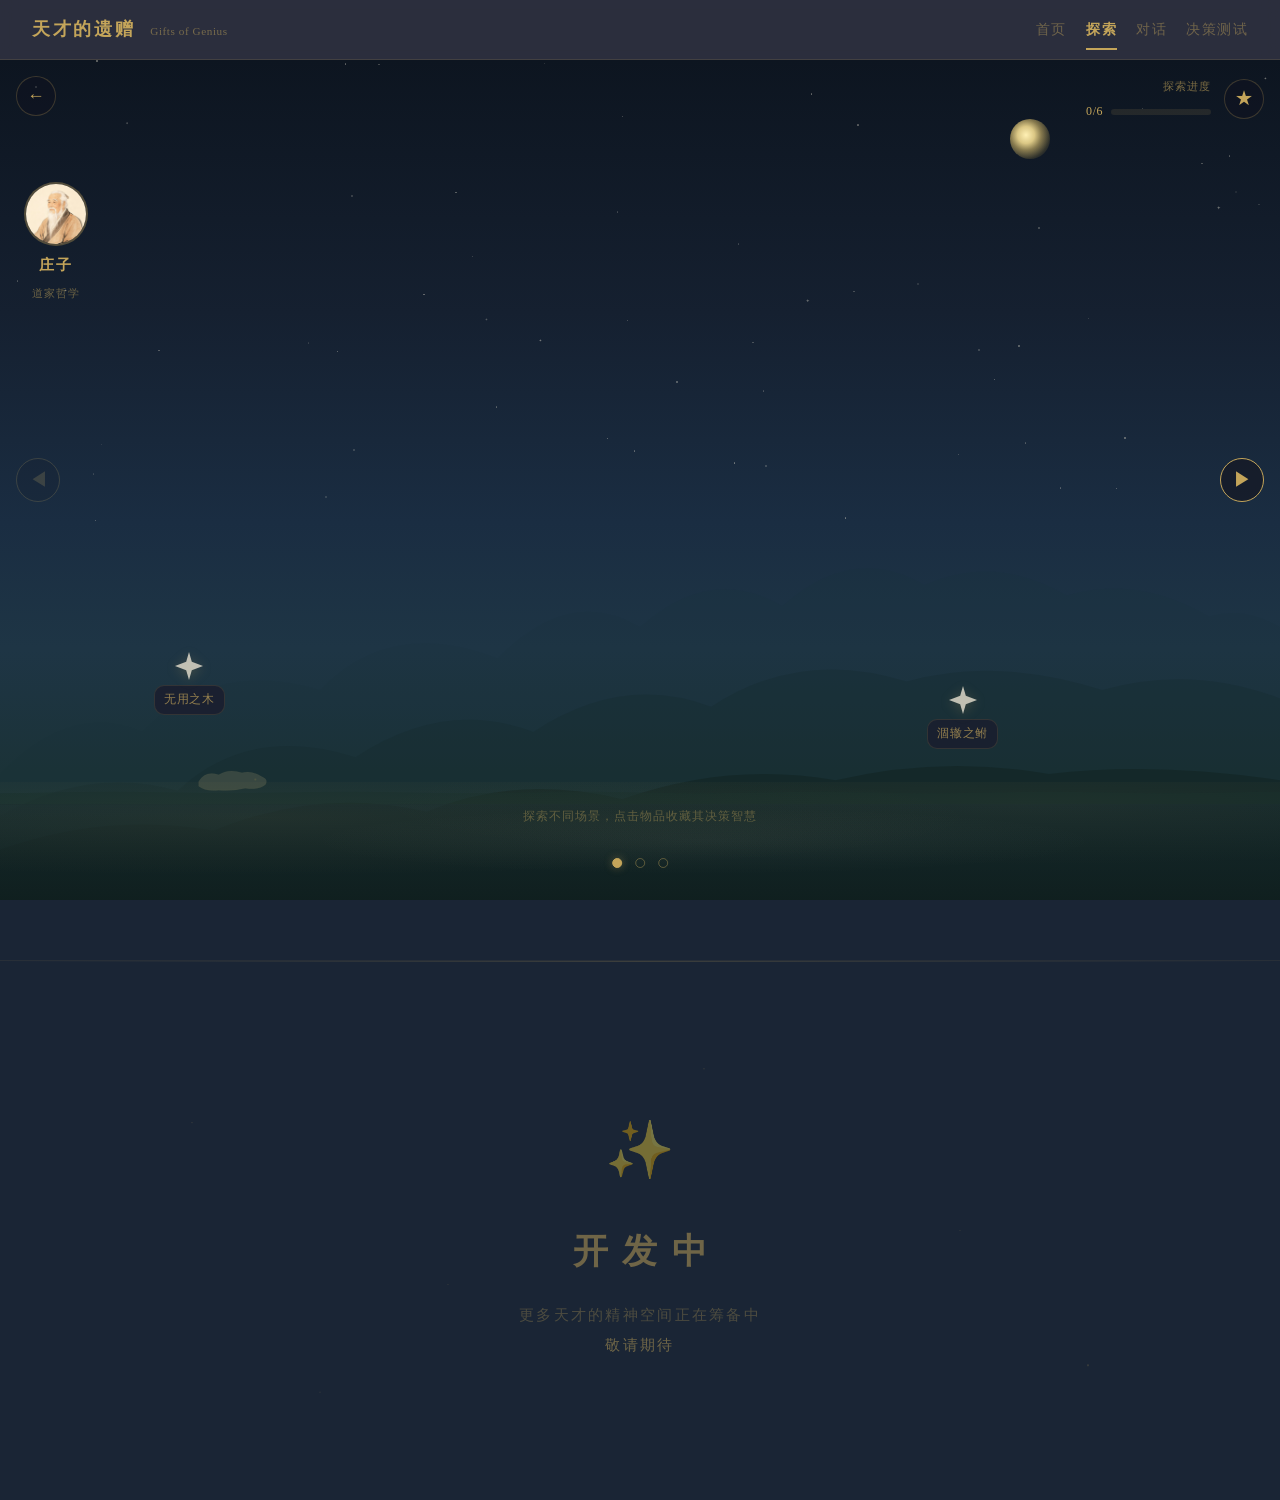
<file: explore-genius.html>
<!DOCTYPE html>
<html lang="zh-CN">
<head>
    <meta charset="UTF-8">
    <meta name="viewport" content="width=device-width, initial-scale=1.0">
    <title>人物探索 - 天才的遗赠 / Gifts of Genius</title>
    <link rel="stylesheet" href="_shared/css/common.css">
    <style>
        :root {
            --night-bg: #2a3445;
            --night-mid: #354555;
            --night-green: #3a4a3e;
            --gold: #c4a55a;
            --gold-soft: rgba(196, 165, 90, 0.3);
            --firefly: #d4c87a;
        }
        body { padding-top: 60px; }

        /* Nav dark mode for explore */
        .nav.dark-mode {
            background: rgba(26, 30, 46, 0.92);
            border-bottom: 1px solid rgba(196, 165, 90, 0.15);
        }
        .nav.dark-mode .nav-brand { color: var(--gold); }
        .nav.dark-mode .nav-brand small { color: rgba(196, 165, 90, 0.5); }
        .nav.dark-mode .nav-links a { color: rgba(196, 165, 90, 0.45); }
        .nav.dark-mode .nav-links a:hover { color: rgba(196, 165, 90, 0.85); }
        .nav.dark-mode .nav-links a.active { color: var(--gold); font-weight: 700; }
        .nav.dark-mode .nav-links a.active::after { background: var(--gold); }

        /* Explore container */
        .explore {
            position: relative;
            min-height: 100vh;
            background: #1a2535;
            overflow: hidden;
        }

        /* ========== Genius Selector ========== */
        .genius-selector {
            position: absolute;
            top: 80px;
            left: 1.5rem;
            z-index: 50;
            display: flex;
            flex-direction: column;
            align-items: center;
            gap: 0.4rem;
            user-select: none;
        }
        .genius-up, .genius-down {
            width: 36px;
            height: 36px;
            border-radius: 50%;
            background: rgba(15, 19, 32, 0.7);
            border: 1px solid rgba(196, 165, 90, 0.25);
            color: var(--gold);
            font-size: 0.8rem;
            cursor: pointer;
            display: flex;
            align-items: center;
            justify-content: center;
            transition: all 0.3s;
            line-height: 1;
            padding: 0;
        }
        .genius-up:hover, .genius-down:hover {
            background: rgba(196, 165, 90, 0.2);
            border-color: rgba(196, 165, 90, 0.5);
        }
        .genius-up.disabled, .genius-down.disabled {
            opacity: 0;
            cursor: default;
            pointer-events: none;
        }
        .genius-info {
            display: flex;
            flex-direction: column;
            align-items: center;
            gap: 0.3rem;
        }
        .genius-portrait {
            width: 64px;
            height: 64px;
            border-radius: 50%;
            border: 2px solid rgba(196, 165, 90, 0.35);
            background: rgba(26, 30, 46, 0.8);
            overflow: hidden;
            display: flex;
            align-items: center;
            justify-content: center;
        }
        .genius-portrait img {
            width: 100%;
            height: 100%;
            object-fit: cover;
        }
        .genius-name {
            font-size: 0.95rem;
            color: var(--gold);
            font-weight: 700;
            letter-spacing: 0.15em;
        }
        .genius-field {
            font-size: 0.7rem;
            color: rgba(196, 165, 90, 0.5);
            letter-spacing: 0.08em;
            white-space: nowrap;
        }

        /* ========== Top-right HUD group ========== */
        .top-right-hud {
            position: absolute;
            top: 1rem;
            right: 1rem;
            z-index: 50;
            display: flex;
            align-items: center;
            gap: 0.8rem;
        }

        /* ========== Scene fav button ========== */
        .scene-fav-btn {
            background: rgba(15, 19, 32, 0.6);
            border: 1px solid rgba(196, 165, 90, 0.25);
            border-radius: 50%;
            color: var(--gold);
            font-size: 1.1rem;
            cursor: pointer;
            padding: 0.5rem;
            width: 40px;
            height: 40px;
            display: flex;
            align-items: center;
            justify-content: center;
            transition: all 0.3s;
            line-height: 1;
            flex-shrink: 0;
        }
        .scene-fav-btn:hover {
            background: rgba(196, 165, 90, 0.15);
            border-color: rgba(196, 165, 90, 0.5);
        }
        .scene-fav-btn.has-items {
            animation: favPulse 2s infinite;
        }
        @keyframes favPulse {
            0%, 100% { box-shadow: 0 0 0 0 rgba(196, 165, 90, 0); }
            50% { box-shadow: 0 0 8px 2px rgba(196, 165, 90, 0.25); }
        }

        /* ========== Back button (top-left, inside scenes-viewport) ========== */
        .scene-back-btn {
            position: absolute;
            top: 1rem;
            left: 1rem;
            z-index: 50;
            background: rgba(15, 19, 32, 0.6);
            border: 1px solid rgba(196, 165, 90, 0.25);
            border-radius: 50%;
            color: var(--gold);
            font-size: 1.1rem;
            cursor: pointer;
            padding: 0.5rem;
            width: 40px;
            height: 40px;
            display: flex;
            align-items: center;
            justify-content: center;
            transition: all 0.3s;
            line-height: 1;
            text-decoration: none;
        }
        .scene-back-btn:hover {
            background: rgba(196, 165, 90, 0.15);
            border-color: rgba(196, 165, 90, 0.5);
        }

        /* ========== Collect HUD (top-right, left of fav button) ========== */
        .collect-hud {
            display: flex;
            flex-direction: column;
            gap: 0.3rem;
            align-items: flex-end;
        }
        .collect-hud-label {
            font-size: 0.7rem;
            color: rgba(196, 165, 90, 0.6);
            letter-spacing: 0.1em;
        }
        .collect-hud-bar-wrap {
            display: flex;
            align-items: center;
            gap: 0.5rem;
        }
        .collect-hud-bar {
            width: 100px;
            height: 6px;
            background: rgba(196, 165, 90, 0.12);
            border-radius: 3px;
            overflow: hidden;
        }
        .collect-hud-fill {
            height: 100%;
            background: linear-gradient(90deg, var(--gold), #e0c96e);
            border-radius: 3px;
            transition: width 0.6s ease;
            box-shadow: 0 0 8px rgba(196, 165, 90, 0.4);
        }
        .collect-hud-count {
            font-size: 0.75rem;
            color: var(--gold);
            letter-spacing: 0.05em;
            min-width: 40px;
            text-align: right;
        }

        /* ========== Scenes viewport ========== */
        .scenes-viewport {
            position: relative;
            width: 100%;
            height: calc(100vh - 60px);
            overflow: hidden;
            background: linear-gradient(180deg, #0d1520 0%, #152030 30%, #1a2d42 55%, #1e3545 70%, #18302a 100%);
            transition: background 0.8s ease;
        }
        .scenes-viewport[data-scene="1"] {
            background: linear-gradient(180deg, #101825 0%, #1a2a3c 30%, #1f3548 55%, #1a3838 70%, #152d28 100%);
        }
        .scenes-viewport[data-scene="2"] {
            background: linear-gradient(180deg, #0e1828 0%, #182535 30%, #1c3040 55%, #203838 70%, #1a3228 100%);
        }

        /* ===== Stars ===== */
        .scene-stars {
            position: absolute;
            top: 0; left: 0; right: 0;
            height: 55%;
            pointer-events: none;
            z-index: 0;
            transition: opacity 0.8s;
        }
        .scene-stars .star {
            position: absolute;
            background: rgba(220, 215, 200, 0.7);
            border-radius: 50%;
        }
        .scene-stars .star.bright {
            background: transparent;
            box-shadow: none;
        }
        .scene-stars .star.twinkle {
            animation: starTwinkle var(--dur, 3s) ease-in-out infinite alternate;
        }
        @keyframes starTwinkle {
            0% { opacity: 0.3; }
            100% { opacity: 1; }
        }

        /* ===== Moon ===== */
        .scene-moon {
            position: absolute;
            top: 7%;
            right: 18%;
            width: 40px;
            height: 40px;
            border-radius: 50%;
            background: radial-gradient(circle at 40% 40%,
                rgba(255,240,180,1) 0%,
                rgba(255,230,150,0.85) 25%,
                rgba(255,220,120,0.5) 45%,
                rgba(240,200,80,0.15) 70%,
                transparent 85%);
            pointer-events: none;
            z-index: 0;
        }

        /* ===== Mountains (3 layers via CSS) ===== */
        .scene-mountain {
            position: absolute;
            bottom: 0; left: 0; right: 0;
            pointer-events: none;
            z-index: 0;
            transition: opacity 0.8s;
        }
        .scene-mountain svg {
            width: 100%; height: 100%; display: block;
        }
        .mountain-far {
            height: 50%;
            opacity: 0.3;
        }
        .mountain-mid {
            height: 40%;
            opacity: 0.5;
        }
        .mountain-near {
            height: 30%;
            opacity: 0.7;
        }


        /* ===== Ocean / Water ===== */
        .scene-water {
            position: absolute;
            bottom: 0; left: 0; right: 0;
            height: 14%;
            pointer-events: none;
            z-index: 1;
            overflow: hidden;
        }
        .scene-water svg {
            position: absolute;
            top: -2px; left: -5%;
            width: 110%; height: 25px;
        }
        .scene-water-body {
            position: absolute;
            top: 22px; left: 0; right: 0; bottom: 0;
            background: linear-gradient(180deg, rgba(20,40,45,0.6) 0%, rgba(15,30,30,0.85) 100%);
        }
        .scene-water-shimmer {
            position: absolute;
            top: 0; left: 0; right: 0; height: 100%;
            background:
                radial-gradient(ellipse at 20% 30%, rgba(196,165,90,0.08) 0%, transparent 50%),
                radial-gradient(ellipse at 55% 50%, rgba(200,200,180,0.05) 0%, transparent 40%),
                radial-gradient(ellipse at 80% 20%, rgba(196,165,90,0.06) 0%, transparent 45%);
            animation: shimmerPulse 6s ease-in-out infinite;
        }
        @keyframes shimmerPulse {
            0%, 100% { opacity: 0.5; }
            50% { opacity: 1; }
        }

        /* ===== Kun fish silhouette (CSS) ===== */
        .scene-kun {
            position: absolute;
            bottom: 12%;
            left: 15%;
            width: 80px;
            height: 35px;
            pointer-events: none;
            z-index: 1;
            opacity: 0.35;
            transition: opacity 0.8s, transform 0.8s;
            animation: kunFloat 5s ease-in-out infinite;
        }
        .scenes-viewport[data-scene="1"] .scene-kun { opacity: 0.2; transform: scale(0.8) translateY(-10px); }
        .scenes-viewport[data-scene="2"] .scene-kun { opacity: 0.1; transform: scale(0.6) translateY(-20px); }
        @keyframes kunFloat {
            0%, 100% { transform: translateY(0); }
            50% { transform: translateY(-6px); }
        }
        .scenes-viewport[data-scene="1"] .scene-kun,
        .scenes-viewport[data-scene="2"] .scene-kun { animation: none; }

        /* ===== Peng bird silhouette (CSS) ===== */
        .scene-peng {
            position: absolute;
            top: 15%;
            right: 10%;
            width: 120px;
            height: 60px;
            pointer-events: none;
            z-index: 1;
            opacity: 0;
            transition: opacity 1.2s, top 1.2s, right 1.2s;
        }
        .scenes-viewport[data-scene="0"] .scene-peng { opacity: 0; }
        .scenes-viewport[data-scene="1"] .scene-peng { opacity: 0.5; top: 20%; right: 25%; }
        .scenes-viewport[data-scene="2"] .scene-peng { opacity: 0.7; top: 10%; right: 15%; animation: pengSoar 6s ease-in-out infinite; }
        @keyframes pengSoar {
            0%, 100% { transform: translateY(0) rotate(-2deg); }
            50% { transform: translateY(-12px) rotate(2deg); }
        }

        /* ========== Scenes track & pages ========== */
        .scenes-track {
            display: flex;
            width: 300%;
            height: 100%;
            transition: transform 0.6s cubic-bezier(0.25, 0.46, 0.45, 0.94);
            position: relative;
            z-index: 2;
        }
        .scene-page {
            width: calc(100% / 3);
            height: 100%;
            position: relative;
            flex-shrink: 0;
        }
        .scene-page .collectible .item-label { opacity: 1; }

        /* Per-view item positions */
        .scene-page-0 .item-tree { bottom: 22%; left: 12%; }
        .scene-page-0 .item-fish { bottom: 18%; right: 22%; }
        .scene-page-0 .item-turtle,
        .scene-page-0 .item-butterfly,
        .scene-page-0 .item-knife,
        .scene-page-0 .item-gourd { display: none !important; }

        .scene-page-1 .item-turtle { bottom: 22%; left: 15%; }
        .scene-page-1 .item-butterfly { top: 22%; right: 18%; }
        .scene-page-1 .item-tree,
        .scene-page-1 .item-fish,
        .scene-page-1 .item-knife,
        .scene-page-1 .item-gourd { display: none !important; }

        .scene-page-2 .item-knife { bottom: 35%; left: 25%; }
        .scene-page-2 .item-gourd { bottom: 30%; right: 18%; }
        .scene-page-2 .item-tree,
        .scene-page-2 .item-fish,
        .scene-page-2 .item-turtle,
        .scene-page-2 .item-butterfly { display: none !important; }

        /* Scene navigation arrows - vertical */
        .scene-nav-arrow {
            position: absolute;
            z-index: 30;
            width: 44px;
            height: 44px;
            border-radius: 50%;
            background: rgba(20, 20, 30, 0.6);
            border: 1.5px solid var(--gold);
            color: var(--gold);
            font-size: 1.2rem;
            cursor: pointer;
            display: flex;
            align-items: center;
            justify-content: center;
            transition: background 0.3s, opacity 0.3s, border-color 0.3s;
            opacity: 1;
            user-select: none;
            line-height: 1;
        }
        .scene-nav-arrow:hover {
            background: rgba(196, 165, 90, 0.25);
            border-color: var(--gold);
        }
        .scene-nav-arrow.arrow-left {
            left: 1rem;
            top: 50%;
            transform: translateY(-50%);
        }
        .scene-nav-arrow.arrow-right {
            right: 1rem;
            top: 50%;
            transform: translateY(-50%);
        }
        .scene-nav-arrow.disabled {
            opacity: 0.2;
            cursor: default;
            pointer-events: none;
        }
        .scene-nav-arrow .arrow-label {
            position: absolute;
            top: 100%;
            left: 50%;
            transform: translateX(-50%);
            font-size: 0.65rem;
            color: rgba(196, 165, 90, 0.5);
            margin-top: 4px;
            white-space: nowrap;
            letter-spacing: 0.05em;
        }

        /* Scene indicators (dots) */
        .scene-indicators {
            position: absolute;
            bottom: 2rem;
            left: 50%;
            transform: translateX(-50%);
            z-index: 30;
            display: flex;
            gap: 0.8rem;
        }
        .scene-dot {
            width: 10px;
            height: 10px;
            border-radius: 50%;
            border: 1.5px solid rgba(196, 165, 90, 0.4);
            background: transparent;
            cursor: pointer;
            transition: all 0.3s;
        }
        .scene-dot.active {
            background: var(--gold);
            border-color: var(--gold);
            box-shadow: 0 0 8px rgba(196, 165, 90, 0.4);
        }
        .scene-dot:hover:not(.active) {
            border-color: rgba(196, 165, 90, 0.7);
        }

        /* ========== Coming soon overlay ========== */
        .coming-soon-overlay {
            position: absolute;
            top: 0; left: 0; right: 0; bottom: 0;
            display: flex;
            flex-direction: column;
            align-items: center;
            justify-content: center;
            z-index: 25;
            pointer-events: none;
        }
        .coming-soon-icon {
            font-size: 3rem;
            margin-bottom: 0.8rem;
            opacity: 0.5;
        }
        .coming-soon-title {
            font-size: 1.8rem;
            color: rgba(196, 165, 90, 0.5);
            letter-spacing: 0.25em;
            font-weight: 700;
            margin-bottom: 0.5rem;
        }
        .coming-soon-desc {
            font-size: 0.85rem;
            color: rgba(196, 165, 90, 0.3);
            letter-spacing: 0.1em;
        }

        /* ========== Bottom coming soon section (below scenes) ========== */
        .coming-soon-section {
            min-height: 60vh;
            background: #1a2535;
            display: flex;
            flex-direction: column;
            align-items: center;
            justify-content: center;
            padding: 4rem 2rem;
            position: relative;
            overflow: hidden;
            border-top: 1px solid rgba(196, 165, 90, 0.08);
        }
        .coming-soon-section::before {
            content: '';
            position: absolute;
            top: 0; left: 0; right: 0;
            height: 1px;
            background: linear-gradient(90deg, transparent, rgba(196, 165, 90, 0.2), transparent);
        }
        .coming-soon-section-icon {
            font-size: 3.5rem;
            margin-bottom: 1.2rem;
            opacity: 0.4;
        }
        .coming-soon-section-title {
            font-size: 2.2rem;
            color: rgba(196, 165, 90, 0.5);
            letter-spacing: 0.4em;
            font-weight: 700;
            margin-bottom: 1rem;
            text-indent: 0.4em;
        }
        .coming-soon-section-desc {
            font-size: 0.95rem;
            color: rgba(196, 165, 90, 0.3);
            letter-spacing: 0.15em;
            text-align: center;
            line-height: 2;
            max-width: 400px;
        }
        .coming-soon-section-desc .highlight {
            color: rgba(196, 165, 90, 0.5);
        }
        .coming-soon-stars {
            position: absolute;
            top: 0; left: 0; right: 0; bottom: 0;
            pointer-events: none;
            background:
                radial-gradient(1px 1px at 15% 30%, rgba(196, 165, 90, 0.2) 0%, transparent 100%),
                radial-gradient(1px 1px at 35% 60%, rgba(196, 165, 90, 0.15) 0%, transparent 100%),
                radial-gradient(1px 1px at 55% 20%, rgba(196, 165, 90, 0.2) 0%, transparent 100%),
                radial-gradient(1px 1px at 75% 50%, rgba(196, 165, 90, 0.15) 0%, transparent 100%),
                radial-gradient(1.5px 1.5px at 85% 75%, rgba(196, 165, 90, 0.25) 0%, transparent 100%),
                radial-gradient(1px 1px at 25% 80%, rgba(196, 165, 90, 0.15) 0%, transparent 100%);
        }

        /* ========== Collectible items ========== */
        .collectible {
            position: absolute;
            cursor: pointer;
            z-index: 20;
            transition: all 0.4s;
            display: flex;
            flex-direction: column;
            align-items: center;
        }
        .collectible:hover {
            transform: scale(1.2) translateY(-8px);
        }
        .collectible .item-visual {
            width: 28px;
            height: 28px;
            display: flex;
            align-items: center;
            justify-content: center;
            transition: all 0.4s;
            position: relative;
        }
        .collectible .item-visual svg {
            width: 100%;
            height: 100%;
            display: block;
            filter: drop-shadow(0 2px 6px rgba(196, 165, 90, 0.3));
            transition: all 0.4s;
        }
        .collectible:hover .item-visual svg {
            transform: scale(1.15);
            filter: drop-shadow(0 0 16px rgba(196, 165, 90, 0.6)) drop-shadow(0 0 30px rgba(196, 165, 90, 0.3));
            animation: starGlow 2s ease-in-out infinite;
        }
        @keyframes starGlow {
            0%, 100% { filter: drop-shadow(0 0 12px rgba(196, 165, 90, 0.5)) drop-shadow(0 0 24px rgba(196, 165, 90, 0.2)); }
            50% { filter: drop-shadow(0 0 20px rgba(196, 165, 90, 0.7)) drop-shadow(0 0 40px rgba(196, 165, 90, 0.35)); }
        }
        .collectible.collected .item-visual svg {
            filter: drop-shadow(0 0 12px rgba(196, 165, 90, 0.5));
        }
        .collectible .item-label {
            margin-top: 0.3rem;
            font-size: 0.75rem;
            color: rgba(196, 165, 90, 0.7);
            background: rgba(26, 30, 46, 0.85);
            padding: 0.2rem 0.6rem;
            border-radius: 10px;
            letter-spacing: 0.05em;
            border: 1px solid rgba(196, 165, 90, 0.15);
            opacity: 0;
            transition: opacity 0.3s;
            white-space: nowrap;
        }
        .collectible:hover .item-label { opacity: 1; }
        .collectible.collected::after {
            content: "\2713";
            position: absolute;
            top: -8px; right: -8px;
            width: 22px; height: 22px;
            background: var(--gold);
            color: #1a1e2e;
            border-radius: 50%;
            font-size: 0.7rem;
            display: flex;
            align-items: center;
            justify-content: center;
            font-weight: 700;
        }

        /* ========== Item Modal ========== */
        .item-modal {
            display: none;
            position: fixed;
            top: 0; left: 0; right: 0; bottom: 0;
            background: rgba(10, 12, 20, 0.75);
            backdrop-filter: blur(8px);
            z-index: 3000;
            align-items: center;
            justify-content: center;
            opacity: 0;
            transition: opacity 0.35s ease;
        }
        .item-modal.active { display: flex; opacity: 1; }
        .item-modal-content {
            background: linear-gradient(135deg, #2a3445 0%, #354555 100%);
            width: 90%;
            max-width: 540px;
            max-height: 80vh;
            overflow-y: auto;
            border-radius: 12px;
            padding: 2.5rem;
            position: relative;
            border: 1px solid rgba(196, 165, 90, 0.15);
            box-shadow: 0 20px 60px rgba(0,0,0,0.4), 0 0 40px rgba(196, 165, 90, 0.05);
            transform: scale(0.92) translateY(16px);
            opacity: 0;
            transition: transform 0.35s cubic-bezier(0.25, 0.46, 0.45, 0.94),
                        opacity 0.35s ease;
        }
        .item-modal.active .item-modal-content {
            transform: scale(1) translateY(0);
            opacity: 1;
        }
        .item-modal-close {
            position: absolute;
            top: 0.8rem; right: 0.8rem;
            width: 44px; height: 44px;
            border: 2px solid rgba(196, 165, 90, 0.25);
            background: rgba(26, 30, 46, 0.8);
            border-radius: 50%;
            cursor: pointer;
            font-size: 1.6rem;
            line-height: 1;
            color: var(--gold);
            display: flex;
            align-items: center;
            justify-content: center;
            transition: all 0.3s;
            z-index: 10;
        }
        .item-modal-close:hover {
            background: var(--gold);
            color: #1a1e2e;
            border-color: var(--gold);
            transform: rotate(90deg);
        }
        .modal-actions {
            display: flex;
            gap: 1rem;
            margin-top: 1.5rem;
        }
        .modal-actions .collect-btn { flex: 1; }
        .modal-close-text {
            flex: 1;
            padding: 0.9rem;
            background: transparent;
            color: rgba(196, 165, 90, 0.7);
            border: 2px solid rgba(196, 165, 90, 0.25);
            border-radius: 8px;
            font-size: 0.95rem;
            letter-spacing: 0.1em;
            cursor: pointer;
            transition: all 0.3s;
            font-family: inherit;
        }
        .modal-close-text:hover {
            background: rgba(196, 165, 90, 0.15);
            color: var(--gold);
            border-color: var(--gold);
        }
        .item-modal-icon {
            font-size: 3rem;
            text-align: center;
            margin-bottom: 1rem;
        }
        .item-modal h3 {
            font-size: 1.4rem;
            text-align: center;
            letter-spacing: 0.15em;
            margin-bottom: 0.5rem;
            color: var(--gold);
        }
        .item-modal .source {
            text-align: center;
            font-size: 0.8rem;
            color: rgba(196, 165, 90, 0.45);
            margin-bottom: 1.5rem;
        }
        .item-modal .story {
            font-size: 0.95rem;
            line-height: 2;
            color: rgba(220, 220, 210, 0.85);
            margin-bottom: 1.5rem;
            text-align: justify;
        }
        .item-modal .insight {
            background: rgba(196, 165, 90, 0.06);
            border-left: 3px solid var(--gold);
            padding: 1rem 1.2rem;
            border-radius: 0 8px 8px 0;
            margin-bottom: 1rem;
        }
        .item-modal .insight-label {
            font-size: 0.75rem;
            color: var(--gold);
            letter-spacing: 0.1em;
            margin-bottom: 0.3rem;
            font-weight: 700;
        }
        .item-modal .insight p {
            font-size: 0.9rem;
            color: rgba(200, 200, 190, 0.75);
            line-height: 1.8;
        }
        .collect-btn {
            display: block;
            width: 100%;
            padding: 0.9rem;
            background: var(--gold);
            color: #1a1e2e;
            border: none;
            border-radius: 8px;
            font-size: 0.95rem;
            letter-spacing: 0.1em;
            cursor: pointer;
            transition: all 0.3s;
            font-family: inherit;
            font-weight: 700;
        }
        .collect-btn:hover { background: #e0c96e; }
        .collect-btn.collected {
            background: rgba(196, 165, 90, 0.2);
            color: rgba(196, 165, 90, 0.5);
            cursor: default;
        }

        /* Detail toggle button */
        .detail-toggle-btn {
            display: block;
            width: 100%;
            padding: 0.7rem;
            background: transparent;
            color: rgba(196, 165, 90, 0.7);
            border: 1px dashed rgba(196, 165, 90, 0.3);
            border-radius: 8px;
            font-size: 0.85rem;
            letter-spacing: 0.08em;
            cursor: pointer;
            transition: all 0.3s;
            font-family: inherit;
            margin-bottom: 1.5rem;
        }
        .detail-toggle-btn:hover {
            background: rgba(196, 165, 90, 0.08);
            border-color: rgba(196, 165, 90, 0.5);
            color: var(--gold);
        }
        .detail-toggle-btn.active {
            color: var(--gold);
            border-color: rgba(196, 165, 90, 0.5);
        }

        /* Detail expanded area */
        .item-detail {
            display: none;
            margin-top: -0.5rem;
            padding-top: 1rem;
            border-top: 1px solid rgba(166, 139, 107, 0.25);
            margin-bottom: 1.5rem;
        }
        .item-detail.active { display: block; }
        .item-detail-section { margin-bottom: 1rem; }
        .item-detail-section:last-child { margin-bottom: 0; }
        .item-detail-label {
            font-size: 0.75rem;
            color: var(--mist, #9e9a94);
            margin-bottom: 0.3rem;
            letter-spacing: 0.08em;
        }
        .item-detail-text {
            font-size: 0.9rem;
            line-height: 1.8;
            color: rgba(220, 220, 210, 0.85);
        }

        /* ========== Favorites Modal (centered popup) ========== */
        .fav-modal {
            display: none;
            position: fixed;
            top: 0; left: 0; right: 0; bottom: 0;
            background: rgba(10, 12, 20, 0.75);
            backdrop-filter: blur(8px);
            z-index: 3000;
            align-items: center;
            justify-content: center;
            opacity: 0;
            transition: opacity 0.35s ease;
        }
        .fav-modal.active { display: flex; opacity: 1; }
        .fav-modal-content {
            background: linear-gradient(135deg, #2a3445 0%, #354555 100%);
            width: 90%;
            max-width: 540px;
            max-height: 80vh;
            overflow-y: auto;
            border-radius: 12px;
            padding: 2.5rem;
            position: relative;
            border: 1px solid rgba(196, 165, 90, 0.15);
            box-shadow: 0 20px 60px rgba(0,0,0,0.4), 0 0 40px rgba(196, 165, 90, 0.05);
            transform: scale(0.92) translateY(16px);
            opacity: 0;
            transition: transform 0.35s cubic-bezier(0.25, 0.46, 0.45, 0.94),
                        opacity 0.35s ease;
        }
        .fav-modal.active .fav-modal-content {
            transform: scale(1) translateY(0);
            opacity: 1;
        }
        .fav-modal-close {
            position: absolute;
            top: 0.8rem; right: 0.8rem;
            width: 44px; height: 44px;
            border: 2px solid rgba(196, 165, 90, 0.25);
            background: rgba(26, 30, 46, 0.8);
            border-radius: 50%;
            cursor: pointer;
            font-size: 1.6rem;
            line-height: 1;
            color: var(--gold);
            display: flex;
            align-items: center;
            justify-content: center;
            transition: all 0.3s;
            z-index: 10;
        }
        .fav-modal-close:hover {
            background: var(--gold);
            color: #1a1e2e;
            border-color: var(--gold);
            transform: rotate(90deg);
        }
        .fav-modal h3 {
            font-size: 1.4rem;
            text-align: center;
            letter-spacing: 0.15em;
            margin-bottom: 1.5rem;
            color: var(--gold);
        }
        .fav-modal-empty {
            text-align: center;
            color: rgba(196, 165, 90, 0.4);
            font-size: 0.85rem;
            padding: 3rem 1.5rem;
            line-height: 1.8;
        }
        .fav-modal-item {
            display: flex;
            align-items: center;
            gap: 0.8rem;
            padding: 0.9rem 1rem;
            cursor: pointer;
            transition: background 0.2s;
            border-radius: 8px;
            margin-bottom: 0.3rem;
        }
        .fav-modal-item:hover {
            background: rgba(196, 165, 90, 0.08);
        }
        .fav-modal-item-icon {
            font-size: 1.5rem;
            flex-shrink: 0;
            width: 44px;
            height: 44px;
            display: flex;
            align-items: center;
            justify-content: center;
            background: rgba(196, 165, 90, 0.08);
            border-radius: 10px;
        }
        .fav-modal-item-info { flex: 1; min-width: 0; }
        .fav-modal-item-name {
            font-size: 0.95rem;
            font-weight: 700;
            color: rgba(220, 220, 210, 0.9);
        }
        .fav-modal-item-source {
            font-size: 0.75rem;
            color: rgba(196, 165, 90, 0.5);
            margin-top: 0.15rem;
        }

        /* Explore hint text */
        .explore-hint {
            position: absolute;
            bottom: 4.5rem;
            left: 50%;
            transform: translateX(-50%);
            z-index: 30;
            font-size: 0.75rem;
            color: rgba(196, 165, 90, 0.4);
            letter-spacing: 0.08em;
            white-space: nowrap;
            pointer-events: none;
        }

        @media (max-width: 768px) {
            .collectible .item-visual { width: 50px; height: 50px; font-size: 2rem; }
            .genius-selector { left: 0.8rem; top: 68px; }
            .genius-portrait { width: 48px; height: 48px; }
            .genius-name { font-size: 0.8rem; }
            .genius-field { font-size: 0.6rem; }
            .collect-hud-bar { width: 70px; }
            .collect-hud-label { display: none; }
            .top-right-hud { top: 0.8rem; right: 0.8rem; gap: 0.5rem; }
            .scene-back-btn { top: 0.8rem; left: 0.8rem; }
        }
    </style>
</head>
<body>
    <nav class="nav dark-mode" id="main-nav">
        <a href="index.html" class="nav-brand">天才的遗赠 <small>Gifts of Genius</small></a>
        <div class="nav-links">
            <a href="index.html" id="nav-home">首页</a>
            <a href="explore.html" id="nav-explore" class="active">探索</a>
            <a href="dialogue.html" id="nav-dialogue">对话</a>
            <a href="decision.html" id="nav-decision">决策测试</a>
        </div>
    </nav>

    <div class="explore">
        <!-- Genius Selector (up/down) -->
        <div class="genius-selector">
            <button class="genius-up disabled" id="genius-up">&#9650;</button>
            <div class="genius-info">
                <div class="genius-portrait" id="genius-portrait-link" style="cursor:pointer" title="查看对话">
                    <img id="genius-portrait-img" src="assets/avatars/zhuangzi.jpg" alt="">
                </div>
                <div class="genius-name" id="genius-name">庄子</div>
                <div class="genius-field" id="genius-field">道家哲学</div>
            </div>
            <button class="genius-down disabled" id="genius-down">&#9660;</button>
        </div>

        <!-- Scenes Viewport -->
        <div class="scenes-viewport" id="scenes-viewport">
            <!-- Back button (top-left) -->
            <a href="explore.html" class="scene-back-btn" title="返回探索入口">&#8592;</a>

            <!-- Top-right HUD: collect progress + fav button -->
            <div class="top-right-hud">
                <div class="collect-hud" id="collect-hud">
                    <div class="collect-hud-label">探索进度</div>
                    <div class="collect-hud-bar-wrap">
                        <div class="collect-hud-count"><span id="collect-count">0</span>/<span id="collect-total">6</span></div>
                        <div class="collect-hud-bar">
                            <div class="collect-hud-fill" id="collect-hud-fill" style="width: 0%"></div>
                        </div>
                    </div>
                </div>
                <button class="scene-fav-btn" id="scene-fav-btn" title="我的收藏">&#9733;</button>
            </div>

            <!-- CSS Scene layers -->
            <div class="scene-stars" id="scene-stars"></div>
            <div class="scene-moon"></div>
            <div class="scene-mountain mountain-far">
                <svg viewBox="0 0 1440 400" preserveAspectRatio="none">
                    <path d="M0,400 L0,280 Q80,210 160,240 Q240,170 360,200 Q440,130 560,170 Q640,100 720,140 Q800,80 880,120 Q960,60 1040,100 Q1120,70 1200,110 Q1280,90 1360,130 Q1400,120 1440,140 L1440,400 Z" fill="rgba(25,50,55,0.4)"/>
                </svg>
            </div>
            <div class="scene-mountain mountain-mid">
                <svg viewBox="0 0 1440 400" preserveAspectRatio="none">
                    <path d="M0,400 L0,300 Q100,240 200,270 Q280,190 400,230 Q500,160 600,200 Q700,130 800,170 Q900,100 1020,140 Q1120,110 1240,150 Q1340,120 1440,160 L1440,400 Z" fill="rgba(20,40,42,0.55)"/>
                </svg>
            </div>
            <div class="scene-mountain mountain-near">
                <svg viewBox="0 0 1440 400" preserveAspectRatio="none">
                    <path d="M0,400 L0,320 Q120,260 240,290 Q360,220 480,260 Q580,200 700,240 Q820,180 940,210 Q1060,170 1180,200 Q1300,180 1440,210 L1440,400 Z" fill="rgba(18,35,32,0.75)"/>
                </svg>
            </div>

            <div class="scene-kun">
                <svg viewBox="0 0 120 50" width="80" height="35">
                    <path d="M10,25 Q20,8 40,15 Q55,5 75,12 Q90,8 105,18 Q115,22 110,30 Q100,38 80,35 Q60,40 40,38 Q20,40 10,32 Z" fill="rgba(180,165,120,0.6)" stroke="rgba(196,165,90,0.3)" stroke-width="0.5"/>
                    <circle cx="95" cy="22" r="1.5" fill="rgba(196,165,90,0.8)"/>
                </svg>
            </div>
            <div class="scene-peng">
                <svg viewBox="0 0 200 100" width="120" height="60">
                    <path d="M30,60 Q50,20 80,35 Q100,15 130,30 Q160,10 185,25 L195,30 Q180,40 160,45 Q140,55 120,50 Q100,60 80,55 Q55,65 35,60 Z" fill="rgba(200,190,150,0.5)" stroke="rgba(220,200,140,0.3)" stroke-width="0.5"/>
                    <path d="M85,35 Q95,28 110,32 Q120,25 130,30" fill="none" stroke="rgba(220,200,140,0.4)" stroke-width="1"/>
                    <circle cx="170" cy="28" r="1.5" fill="rgba(220,200,140,0.7)"/>
                </svg>
            </div>
            <div class="scene-water">
                <svg viewBox="0 0 1440 30" preserveAspectRatio="none">
                    <path fill="rgba(20,45,42,0.5)" d="M0,15 Q60,8 120,15 Q180,22 240,15 Q300,8 360,15 Q420,22 480,15 Q540,8 600,15 Q660,22 720,15 Q780,8 840,15 Q900,22 960,15 Q1020,8 1080,15 Q1140,22 1200,15 Q1260,8 1320,15 Q1380,22 1440,15 L1440,30 L0,30 Z">
                        <animate attributeName="d" dur="4s" repeatCount="indefinite" values="
                            M0,15 Q60,8 120,15 Q180,22 240,15 Q300,8 360,15 Q420,22 480,15 Q540,8 600,15 Q660,22 720,15 Q780,8 840,15 Q900,22 960,15 Q1020,8 1080,15 Q1140,22 1200,15 Q1260,8 1320,15 Q1380,22 1440,15 L1440,30 L0,30 Z;
                            M0,15 Q60,22 120,15 Q180,8 240,15 Q300,22 360,15 Q420,8 480,15 Q540,22 600,15 Q660,8 720,15 Q780,22 840,15 Q900,8 960,15 Q1020,22 1080,15 Q1140,8 1200,15 Q1260,22 1320,15 Q1380,8 1440,15 L1440,30 L0,30 Z;
                            M0,15 Q60,8 120,15 Q180,22 240,15 Q300,8 360,15 Q420,22 480,15 Q540,8 600,15 Q660,22 720,15 Q780,8 840,15 Q900,22 960,15 Q1020,8 1080,15 Q1140,22 1200,15 Q1260,8 1320,15 Q1380,22 1440,15 L1440,30 L0,30 Z
                        "/>
                    </path>
                </svg>
                <div class="scene-water-body"></div>
                <div class="scene-water-shimmer"></div>
            </div>

            <!-- Scene sliding layer (3 views) -->
            <div class="scenes-track" id="scenes-track">
                <div class="scene-page scene-page-0">
                    <div class="collectible item-tree" data-id="tree">
                        <div class="item-visual"><svg viewBox="0 0 12 12"><path d="M6,0 L7.2,4.2 L12,6 L7.2,7.8 L6,12 L4.8,7.8 L0,6 L4.8,4.2 Z" fill="rgba(220,215,200,0.85)"/></svg></div>
                        <div class="item-label">无用之木</div>
                    </div>
                    <div class="collectible item-fish" data-id="fish">
                        <div class="item-visual"><svg viewBox="0 0 12 12"><path d="M6,0 L7.2,4.2 L12,6 L7.2,7.8 L6,12 L4.8,7.8 L0,6 L4.8,4.2 Z" fill="rgba(220,215,200,0.85)"/></svg></div>
                        <div class="item-label">涸辙之鲋</div>
                    </div>
                </div>
                <div class="scene-page scene-page-1">
                    <div class="collectible item-turtle" data-id="turtle">
                        <div class="item-visual"><svg viewBox="0 0 12 12"><path d="M6,0 L7.2,4.2 L12,6 L7.2,7.8 L6,12 L4.8,7.8 L0,6 L4.8,4.2 Z" fill="rgba(220,215,200,0.85)"/></svg></div>
                        <div class="item-label">神龟之喻</div>
                    </div>
                    <div class="collectible item-butterfly" data-id="butterfly">
                        <div class="item-visual"><svg viewBox="0 0 12 12"><path d="M6,0 L7.2,4.2 L12,6 L7.2,7.8 L6,12 L4.8,7.8 L0,6 L4.8,4.2 Z" fill="rgba(220,215,200,0.85)"/></svg></div>
                        <div class="item-label">庄周梦蝶</div>
                    </div>
                </div>
                <div class="scene-page scene-page-2">
                    <div class="collectible item-knife" data-id="knife">
                        <div class="item-visual"><svg viewBox="0 0 12 12"><path d="M6,0 L7.2,4.2 L12,6 L7.2,7.8 L6,12 L4.8,7.8 L0,6 L4.8,4.2 Z" fill="rgba(220,215,200,0.85)"/></svg></div>
                        <div class="item-label">庖丁解牛</div>
                    </div>
                    <div class="collectible item-gourd" data-id="gourd">
                        <div class="item-visual"><svg viewBox="0 0 12 12"><path d="M6,0 L7.2,4.2 L12,6 L7.2,7.8 L6,12 L4.8,7.8 L0,6 L4.8,4.2 Z" fill="rgba(220,215,200,0.85)"/></svg></div>
                        <div class="item-label">大瓠之种</div>
                    </div>
                </div>
            </div>

            <!-- Navigation arrows (vertical) -->
            <button class="scene-nav-arrow arrow-left disabled" id="scene-arrow-left">&#9664;</button>
            <button class="scene-nav-arrow arrow-right" id="scene-arrow-right">&#9654;</button>

            <!-- Position indicators -->
            <div class="scene-indicators">
                <div class="scene-dot active" data-scene="0"></div>
                <div class="scene-dot" data-scene="1"></div>
                <div class="scene-dot" data-scene="2"></div>
            </div>

            <!-- Hint text -->
            <div class="explore-hint">探索不同场景，点击物品收藏其决策智慧</div>
        </div>
    </div>

    <!-- 底部开发中区域 -->
    <section class="coming-soon-section">
        <div class="coming-soon-stars"></div>
        <div class="coming-soon-section-icon">&#10024;</div>
        <div class="coming-soon-section-title">开发中</div>
        <div class="coming-soon-section-desc">
            更多天才的精神空间正在筹备中<br>
            <span class="highlight">敬请期待</span>
        </div>
    </section>

    <!-- Item Detail Modal -->
    <div class="item-modal" id="item-modal">
        <div class="item-modal-content">
            <button class="item-modal-close" id="modal-close-btn">&times;</button>
            <div class="item-modal-icon" id="modal-icon"></div>
            <h3 id="modal-title"></h3>
            <p class="source" id="modal-source"></p>
            <p class="story" id="modal-story"></p>
            <div class="insight">
                <div class="insight-label">决策启示</div>
                <p id="modal-insight"></p>
            </div>
            <button class="detail-toggle-btn" id="detail-toggle-btn">查看详情</button>
            <div class="item-detail" id="item-detail">
                <div class="item-detail-section">
                    <div class="item-detail-label">原文</div>
                    <div class="item-detail-text" id="detail-original"></div>
                </div>
                <div class="item-detail-section">
                    <div class="item-detail-label">白话译文</div>
                    <div class="item-detail-text" id="detail-translation"></div>
                </div>
                <div class="item-detail-section">
                    <div class="item-detail-label">出处</div>
                    <div class="item-detail-text" id="detail-source-full"></div>
                </div>
            </div>
            <div class="modal-actions">
                <button class="collect-btn" id="modal-collect">加入收藏</button>
                <button class="modal-close-text" id="modal-close-text-btn">知道了</button>
            </div>
        </div>
    </div>

    <!-- Favorites Modal (centered popup) -->
    <div class="fav-modal" id="fav-modal">
        <div class="fav-modal-content">
            <button class="fav-modal-close" id="fav-modal-close">&times;</button>
            <h3>我的收藏</h3>
            <div id="fav-modal-body">
                <div class="fav-modal-empty">还没有收集任何物品，去探索吧</div>
            </div>
        </div>
    </div>

    <script>
        /* ==================== Genius Data ==================== */
        var geniusData = {
            zhuangzi: {
                name: '\u5E84\u5B50',
                field: '\u9053\u5BB6\u54F2\u5B66',
                era: '\u7EA6\u524D369\u2014\u524D286\u5E74',
                portrait: 'assets/avatars/zhuangzi.jpg',
                timeline: [
                    { year: '\u7EA6\u524D369\u5E74', title: '\u51FA\u751F', desc: '\u5E84\u5468\u51FA\u751F\u4E8E\u5B8B\u56FD\u8499\u5730' },
                    { year: '\u7EA6\u524D340\u5E74', title: '\u51FA\u4EFB\u6F06\u56ED\u540F', desc: '\u7BA1\u7406\u6F06\u6811\u79CD\u690D\u4E0E\u751F\u6F06\u91C7\u5272' },
                    { year: '\u7EA6\u524D335\u5E74', title: '\u62D2\u8058\u695A\u76F8', desc: '\u6fee\u6C34\u5782\u9493\uFF0C\u4EE5\u795E\u9F9F\u4E3A\u55BB\u62D2\u7EDD\u695A\u5A01\u738B' },
                    { year: '\u7EA6\u524D325\u5E74', title: '\u4E0E\u60E0\u65BD\u8BBA\u8FA9', desc: '\u6EE0\u6881\u4E4B\u8FA9\u3001\u6709\u7528\u65E0\u7528\u4E4B\u8FA9\u7B49' },
                    { year: '\u65F6\u95F4\u4E0D\u8BE6', title: '\u9F13\u76C6\u800C\u6B4C', desc: '\u59BB\u5B50\u53BB\u4E16\uFF0C\u5E84\u5B50\u7B95\u636E\u9F13\u76C6\u800C\u6B4C' },
                    { year: '\u7EA6\u524D312\u5E74', title: '\u60E0\u65BD\u53BB\u4E16', desc: '\u5320\u77F3\u8FD0\u65A4\uFF0C\u543E\u65E0\u4EE5\u4E3A\u8D28\u77E3' },
                    { year: '\u7EA6\u524D295\u5E74', title: '\u72EC\u5C45\u8457\u4E66', desc: '\u8457\u4E66\u5341\u4F59\u4E07\u8A00\uFF0C\u5185\u4E03\u7BC7\u51FA\u81EA\u5E84\u5B50' },
                    { year: '\u7EA6\u524D286\u5E74', title: '\u53BB\u4E16', desc: '\u62D2\u7EDD\u539A\u846C\uFF0C\u4EE5\u5929\u5730\u4E3A\u68FA\u697C' }
                ],
                items: {
                    turtle: {
                        icon: 'assets/items/turtle-mud.jpg',
                        title: '\u795E\u9F9F\u4E4B\u55BB',
                        source: '\u300A\u5E84\u5B50\u00B7\u79CB\u6C34\u300B',
                        story: `\u201C\u543E\u5C06\u66F3\u5C3E\u4E8E\u6D82\u4E2D\u3002\u201D\u695A\u738B\u6D3E\u4F7F\u8005\u8BF7\u5E84\u5B50\u4E3A\u76F8\uFF0C\u5E84\u5B50\u4EE5\u6CE5\u4E2D\u4E4B\u9F9F\u4E3A\u55BB\uFF1A\u5B81\u53EF\u5728\u6CE5\u5730\u91CC\u6D3B\u7740\u6447\u5C3E\u5DF4\uFF0C\u4E5F\u4E0D\u613F\u6B7B\u540E\u88AB\u4F9B\u5949\u5728\u5E99\u5802\u4E4B\u4E0A\u3002\u4ED6\u9009\u62E9\u4E86\u81EA\u7531\u3002`,
                        insight: '\u81EA\u7531\u4E0D\u662F\u4EC0\u4E48\u90FD\u62E5\u6709\uFF0C\u800C\u662F\u53EF\u4EE5\u9009\u62E9\u4E0D\u8981\u4EC0\u4E48\u3002',
                        originalText: `\u5E84\u5B50\u9493\u4E8E\u6fee\u6C34\u3002\u695A\u738B\u4F7F\u5927\u592B\u4E8C\u4EBA\u5F80\u5148\u7109\uFF0C\u66F0\uFF1A\u201C\u613F\u4EE5\u5883\u5185\u7D2F\u77E3\uFF01\u201D\u5E84\u5B50\u6301\u7AFF\u4E0D\u987E\uFF0C\u66F0\uFF1A\u201C\u543E\u95FB\u695A\u6709\u795E\u9F9F\uFF0C\u6B7B\u5DF2\u4E09\u5343\u5C81\u77E3\u3002\u738B\u5DFE\u7B0B\u800C\u85CF\u4E4B\u5E99\u5802\u4E4B\u4E0A\u3002\u6B64\u9F9F\u8005\uFF0C\u5B81\u5176\u6B7B\u4E3A\u7559\u9AA8\u800C\u8D35\u4E4E\uFF1F\u5B81\u5176\u751F\u800C\u66F3\u5C3E\u4E8E\u6D82\u4E2D\u4E4E\uFF1F\u201D\u4E8C\u5927\u592B\u66F0\uFF1A\u201C\u5B81\u751F\u800C\u66F3\u5C3E\u6D82\u4E2D\u3002\u201D\u5E84\u5B50\u66F0\uFF1A\u201C\u5F80\u77E3\uFF01\u543E\u5C06\u66F3\u5C3E\u4E8E\u6D82\u4E2D\u3002\u201D`,
                        translation: '\u5E84\u5B50\u5728\u6fee\u6C34\u8FB9\u9493\u9C7C\u3002\u695A\u738B\u6D3E\u4E24\u4F4D\u5927\u592B\u5148\u53BB\u8868\u8FBE\u610F\u613F\uFF0C\u8BF4\uFF1A\u201C\u5E0C\u671B\u80FD\u7528\u695A\u56FD\u7684\u56FD\u4E8B\u6765\u52B3\u70E6\u60A8\uFF01\u201D\u5E84\u5B50\u62FF\u7740\u9493\u7AFF\u6CA1\u6709\u56DE\u5934\uFF0C\u8BF4\uFF1A\u201C\u6211\u542C\u8BF4\u695A\u56FD\u6709\u4E00\u53EA\u795E\u9F9F\uFF0C\u5DF2\u7ECF\u6B7B\u4E86\u4E09\u5343\u5E74\u4E86\u3002\u695A\u738B\u7528\u7AF9\u7BB1\u88C5\u7740\u5B83\uFF0C\u7528\u4E1D\u7EF8\u76D6\u7740\u5B83\uFF0C\u73CD\u85CF\u5728\u5E99\u5802\u4E4B\u4E0A\u3002\u8FD9\u53EA\u9F9F\uFF0C\u5B83\u662F\u5B81\u613F\u6B7B\u4E86\u7559\u4E0B\u9AA8\u9ABC\u88AB\u4EBA\u5C0A\u8D35\u5462\uFF1F\u8FD8\u662F\u5B81\u613F\u6D3B\u7740\u5728\u6CE5\u5730\u91CC\u62D6\u7740\u5C3E\u5DF4\u722C\u5462\uFF1F\u201D\u4E24\u4F4D\u5927\u592B\u8BF4\uFF1A\u201C\u5B81\u613F\u6D3B\u7740\u5728\u6CE5\u5730\u91CC\u62D6\u7740\u5C3E\u5DF4\u3002\u201D\u5E84\u5B50\u8BF4\uFF1A\u201C\u4F60\u4EEC\u56DE\u53BB\u5427\uFF01\u6211\u4E5F\u5B81\u613F\u5728\u6CE5\u5730\u91CC\u62D6\u7740\u5C3E\u5DF4\u3002\u201D'
                    },
                    butterfly: {
                        icon: 'assets/items/butterfly.jpg',
                        title: '\u5E84\u5468\u68A6\u8776',
                        source: '\u300A\u5E84\u5B50\u00B7\u9F50\u7269\u8BBA\u300B',
                        story: `\u201C\u4E0D\u77E5\u5468\u4E4B\u68A6\u4E3A\u80E1\u8776\u4E0E\uFF0C\u80E1\u8776\u4E4B\u68A6\u4E3A\u5468\u4E0E\uFF1F\u201D\u5E84\u5468\u68A6\u89C1\u81EA\u5DF1\u53D8\u6210\u4E86\u8774\u8776\uFF0C\u9192\u6765\u540E\u4E0D\u77E5\u662F\u5E84\u5468\u68A6\u8776\uFF0C\u8FD8\u662F\u8774\u8776\u68A6\u5E84\u5468\u3002`,
                        insight: '\u4F60\u6DF1\u4FE1\u4E0D\u7591\u7684\u4E1C\u897F\uFF0C\u4E5F\u8BB8\u6362\u4E2A\u89D2\u5EA6\u770B\u5C31\u5B8C\u5168\u4E0D\u540C\u4E86\u3002',
                        originalText: `\u6614\u8005\u5E84\u5468\u68A6\u4E3A\u80E1\u8776\uFF0C\u6838\u6838\u7136\u80E1\u8776\u4E5F\u3002\u81EA\u559C\u5176\u5FD7\u4E0E\uFF01\u4E0D\u77E5\u5468\u4E4B\u68A6\u4E3A\u80E1\u8776\u4E0E\uFF0C\u80E1\u8776\u4E4B\u68A6\u4E3A\u5468\u4E0E\u3002\u5468\u4E0E\u80E1\u8776\u5219\u5FC5\u6709\u5206\u77E3\u3002\u6B64\u4E4B\u8C13\u7269\u5316\u3002`,
                        translation: '\u4ECE\u524D\u5E84\u5468\u68A6\u89C1\u81EA\u5DF1\u53D8\u6210\u4E86\u8774\u8776\uFF0C\u98D8\u98D8\u7136\u7684\uFF0C\u771F\u89C9\u5F97\u81EA\u5DF1\u5C31\u662F\u4E00\u53EA\u8774\u8776\uFF0C\u5FC3\u91CC\u5F88\u5F00\u5FC3\uFF01\u4E0D\u77E5\u9053\u662F\u5E84\u5468\u68A6\u89C1\u53D8\u6210\u4E86\u8774\u8776\u5462\uFF0C\u8FD8\u662F\u8774\u8776\u68A6\u89C1\u53D8\u6210\u4E86\u5E84\u5468\u5462\uFF1F\u5E84\u5468\u548C\u8774\u8776\u5B9A\u7136\u662F\u6709\u533A\u522B\u7684\u3002\u8FD9\u5C31\u53EB\u505A\u7269\u7684\u8F6C\u5316\u3002'
                    },
                    knife: {
                        icon: 'assets/items/butcher-knife.jpg',
                        title: '\u5E96\u4E01\u89E3\u725B',
                        source: '\u300A\u5E84\u5B50\u00B7\u517B\u751F\u4E3B\u300B',
                        story: `\u201C\u4EE5\u65E0\u539A\u5165\u6709\u95F4\uFF0C\u6062\u6062\u4E4E\u5176\u4E8E\u6E38\u5203\u5FC5\u6709\u4F59\u5730\u77E3\u3002\u201D\u5E96\u4E01\u7684\u5200\u7528\u4E86\u5341\u4E5D\u5E74\u4F9D\u7136\u950B\u5229\uFF0C\u56E0\u4E3A\u4ED6\u4ECE\u4E0D\u786C\u78B0\u786C\uFF0C\u800C\u662F\u987A\u7740\u725B\u4F53\u7684\u7EB9\u7406\u6E38\u8D70\u3002`,
                        insight: '\u522B\u786C\u78B0\u786C\u3002\u5148\u770B\u6E05\u4E8B\u7269\u7684\u7EB9\u7406\uFF0C\u627E\u5230\u7F1D\u9699\uFF0C\u518D\u8F7B\u677E\u7A7F\u8FC7\u3002',
                        originalText: `\u5E96\u4E01\u4E3A\u6587\u60E0\u541B\u89E3\u725B\uFF0C\u624B\u6240\u89E6\uFF0C\u80A9\u6240\u501A\uFF0C\u8DB3\u6240\u5C65\uFF0C\u819D\u6240\u7EDE\uFF0C\u8DA3\u7136\u5411\u7136\uFF0C\u594F\u5200\u8DAE\u7136\uFF0C\u83AB\u4E0D\u4E2D\u97F3\u3002\u6587\u60E0\u541B\u66F0\uFF1A\u201C\u8C2A\uFF0C\u5584\u6B32\uFF01\u6280\u76D6\u81F3\u6B64\u4E4E\uFF1F\u201D\u5E96\u4E01\u91CA\u5200\u5BF9\u66F0\uFF1A\u201C\u81E3\u4E4B\u6240\u597D\u8005\u9053\u4E5F\uFF0C\u8FDB\u4E8E\u6280\u77E3\u3002\u59CB\u81E3\u4E4B\u89E3\u725B\u4E4B\u65F6\uFF0C\u6240\u89C1\u65E0\u975E\u725B\u8005\u3002\u4E09\u5E74\u4E4B\u540E\uFF0C\u672A\u5C1D\u89C1\u5168\u725B\u4E5F\u3002\u65B9\u4ECA\u4E4B\u65F6\uFF0C\u81E3\u4EE5\u795E\u9047\u800C\u4E0D\u4EE5\u76EE\u89C6\uFF0C\u5B98\u77E5\u6B62\u800C\u795E\u6B32\u884C\u3002\u4F9D\u4E8E\u5929\u7406\uFF0C\u6252\u5927\u90C1\uFF0C\u5BFC\u5927\u7A9D\uFF0C\u5B9E\u800C\u865A\u8FBE\uFF0C\u82E5\u7136\u5DF2\u3002\u6BCF\u89C1\u4E8E\u5FAE\u96BE\uFF0C\u6211\u606F\u7136\u4E3A\u6212\uFF0C\u89C6\u6B62\u800C\u795E\u884C\uFF0C\u52A8\u5200\u751A\u5FAE\uFF0C\u8C64\u7136\u5DF2\u89E3\uFF0C\u5982\u571F\u59D4\u5730\u3002\u63D0\u5200\u800C\u7ACB\uFF0C\u56DB\u987E\u76EF\u7684\u3002\u201D`,
                        translation: '\u5E96\u4E01\u4E3A\u6587\u60E0\u541B\u5B60\u89E3\u7272\u7272\uFF0C\u624B\u89E6\u5230\u7684\u5730\u65B9\uFF0C\u80A9\u8180\u9760\u5230\u7684\u5730\u65B9\uFF0C\u811A\u8E29\u5230\u7684\u5730\u65B9\uFF0C\u819D\u76D6\u9876\u5230\u7684\u5730\u65B9\uFF0C\u90FD\u53D1\u51FA\u54D7\u54D7\u7684\u54CD\u58F0\uFF0C\u8FD0\u5200\u65F6\u4E5F\u53D1\u51FA\u9F13\u58F0\uFF0C\u6CA1\u6709\u4E0D\u5408\u97F3\u5F8B\u7684\u3002\u6587\u60E0\u541B\u8BF4\uFF1A\u201C\u54CE\uFF0C\u592A\u5999\u4E86\uFF01\u6280\u672F\u600E\u4E48\u80FD\u8FBE\u5230\u8FD9\u6837\u7684\u5730\u6B65\u5462\uFF1F\u201D\u5E96\u4E01\u653E\u4E0B\u5200\u56DE\u7B54\u8BF4\uFF1A\u201C\u6211\u6240\u7231\u597D\u7684\u662F\u9053\uFF0C\u8FDB\u5165\u4E86\u6280\u672F\u7684\u5883\u754C\u3002\u6211\u521A\u5F00\u59CB\u5B60\u89E3\u7272\u7272\u7684\u65F6\u5019\uFF0C\u770B\u5230\u7684\u65E0\u975E\u5C31\u662F\u4E00\u5934\u5B8C\u6574\u7684\u725B\u3002\u4E09\u5E74\u4E4B\u540E\uFF0C\u6211\u518D\u4E5F\u770B\u4E0D\u5230\u6574\u5934\u725B\u4E86\u3002\u5230\u4E86\u73B0\u5728\uFF0C\u6211\u7528\u7CBE\u795E\u53BB\u611F\u5E94\u800C\u4E0D\u7528\u773C\u775B\u53BB\u770B\uFF0C\u611F\u5B98\u505C\u4E0B\u6765\u800C\u7CBE\u795E\u5728\u8FD0\u884C\u3002\u987A\u7740\u5929\u7136\u7684\u7ED3\u6784\uFF0C\u5228\u5F00\u5927\u7684\u7F1D\u9699\uFF0C\u5BFC\u5165\u7A7A\u7684\u95F4\u9699\uFF0C\u4F9D\u7167\u672C\u6765\u7684\u6837\u5B50\u52A8\u4F5C\uFF0C\u4ECE\u672A\u78B0\u5230\u8FC7\u7B4B\u8109\u76F8\u8FDE\u7684\u5730\u65B9\uFF0C\u66F4\u6CA1\u78B0\u5230\u5927\u9AA8\u3002\u6BCF\u9047\u5230\u7EC6\u5FAE\u96BE\u529E\u7684\u5730\u65B9\uFF0C\u6211\u5C31\u8B66\u60D5\u5730\u505C\u4E0B\u6765\uFF0C\u76EE\u5149\u505C\u4F4F\u800C\u7CBE\u795E\u884C\u52A8\uFF0C\u5200\u5B50\u8F7B\u8F7B\u5730\u52A8\uFF0C\u54D7\u54D7\u5730\u5DF2\u7ECF\u89E3\u5F00\u4E86\uFF0C\u5982\u540C\u6CE5\u571F\u5D29\u6E83\u4E00\u822C\u3002\u63D0\u5200\u7AD9\u8D77\u6765\uFF0C\u56DB\u5468\u671B\u671B\uFF0C\u6B23\u8D4F\u8FD9\u4E00\u5207\u3002\u201D'
                    },
                    gourd: {
                        icon: 'assets/items/gourd.jpg',
                        title: '\u5927\u74E0\u4E4B\u79CD',
                        source: '\u300A\u5E84\u5B50\u00B7\u9038\u9065\u6E38\u300B',
                        story: `\u60E0\u5B50\u5ACC\u5927\u846B\u82A6\u6CA1\u7528\uFF0C\u5E84\u5B50\u5374\u8BF4\uFF1A\u201C\u4F55\u4E0D\u8651\u4EE5\u4E3A\u5927\u6A3D\u800C\u6D6E\u4E4E\u6C5F\u6E56\uFF1F\u201D\u4F60\u4EE5\u4E3A\u65E0\u7528\u7684\u4E1C\u897F\uFF0C\u53EA\u662F\u56E0\u4E3A\u4F60\u6CA1\u627E\u5230\u6B63\u786E\u7684\u7528\u6CD5\u3002`,
                        insight: '\u89C9\u5F97\u4E00\u6837\u4E1C\u897F\u6CA1\u7528\uFF0C\u4E5F\u8BB8\u53EA\u662F\u4F60\u6CA1\u627E\u5230\u5BF9\u7684\u7528\u6CD5\u3002',
                        originalText: `\u60E0\u5B50\u8C13\u5E84\u5B50\u66F0\uFF1A\u201C\u9B4F\u738B\u8D60\u6211\u5927\u74E0\u4E4B\u79CD\uFF0C\u6211\u6811\u4E4B\u6210\u800C\u5B9E\u4E94\u77F3\u3002\u4EE5\u76DB\u6C34\u6D46\uFF0C\u5176\u575A\u4E0D\u80FD\u81EA\u4E3E\u4E5F\u3002\u5251\u4E4B\u4E3A\u74E0\uFF0C\u5219\u74E0\u5E95\u5E73\u800C\u4E0D\u5BB9\u4E8E\u7269\u3002\u65E0\u6240\u7528\uFF0C\u51FF\u7136\u5176\u5927\u800C\u5598\u4E4B\u3002\u201D\u5E84\u5B50\u66F0\uFF1A\u201C\u5927\u4EBA\u56E0\u4E0D\u4EE5\u4E3A\u7528\u800C\u5802\u62F8\uFF0C\u6B64\u975E\u4EE5\u5927\u82E6\u4E5F\u3002\u590B\u6709\u5927\u74E0\uFF0C\u4F55\u4E0D\u8651\u4EE5\u4E3A\u5927\u6A3D\uFF0C\u800C\u6D6E\u4E4E\u6C5F\u6E56\uFF0C\u800C\u6101\u5176\u74E0\u65E0\u6240\u5BB9\uFF1F\u5219\u592B\u72B9\u6709\u8981\u4E4B\u5FC3\u800C\u72EC\u4EE5\u5176\u5927\u559A\u8005\u4E5F\u3002\u201D`,
                        translation: '\u60E0\u5B50\u5BF9\u5E84\u5B50\u8BF4\uFF1A\u201C\u9B4F\u738B\u8D60\u7ED9\u6211\u5927\u846B\u82A6\u7684\u79CD\u5B50\uFF0C\u6211\u79CD\u690D\u540E\u7ED3\u51FA\u7684\u679C\u5B9E\u80FD\u88C5\u4E94\u6597\u7684\u5BB9\u91CF\u3002\u7528\u5B83\u6765\u88C5\u6C34\uFF0C\u5B83\u592A\u8106\u4E0D\u80FD\u81EA\u5DF1\u627F\u62C5\u91CD\u91CF\u3002\u5288\u5F00\u5B83\u5F53\u74E0\u7528\uFF0C\u5219\u74E0\u5E95\u592A\u6D45\uFF0C\u88C5\u4E0D\u4E0B\u4EC0\u4E48\u4E1C\u897F\u3002\u5B83\u65E2\u7136\u6CA1\u6709\u7528\u5904\uFF0C\u6211\u5C31\u628A\u5B83\u7838\u4E86\u3002\u201D\u5E84\u5B50\u8BF4\uFF1A\u201C\u4F60\u5B9E\u5728\u662F\u592A\u4E0D\u4F1A\u7528\u5927\u4E1C\u897F\u4E86\u3002\u5B8B\u4EBA\u6709\u5584\u4E8E\u4E0D\u9F9F\u624B\u7684\u836F\uFF0C\u8BF7\u5338\u5E08\u6765\u6D17\u5B83\uFF0C\u8BF4\uFF1A\u2018\u8BF7\u5338\u5E08\u7528\u8FD9\u4E2A\u836F\u6D17\u624B\u3002\u2019\u4E16\u4E0A\u5C31\u6CA1\u6709\u4E0D\u5F53\u624B\u5DE5\u5320\u4EBA\u7684\u6D3B\u4E86\uFF0C\u836F\u7684\u7528\u5904\u5C31\u662F\u4E0D\u9F9F\u624B\uFF0C\u800C\u4F60\u5374\u56E0\u4E3A\u5B83\u80FD\u6D17\u624B\u5C31\u60F3\u62CC\u4E86\u5B83\u3002\u73B0\u5728\u4F60\u6709\u8FD9\u4E48\u5927\u7684\u846B\u82A6\uFF0C\u4E3A\u4EC0\u4E48\u4E0D\u60F3\u7740\u628A\u5B83\u5F53\u4F5C\u8239\uFF0C\u6D6E\u5728\u6C5F\u6E56\u4E4B\u4E0A\uFF0C\u53CD\u800C\u53D1\u6101\u5B83\u592A\u5927\u88C5\u4E0D\u4E0B\u4E1C\u897F\u5462\uFF1F\u53EF\u89C1\u4F60\u7684\u5FC3\u601D\u8FD8\u662F\u592A\u62D8\u6CE5\u4E8E\u65E0\u7528\u4E4B\u7528\u4E86\u3002\u201D'
                    },
                    fish: {
                        icon: 'assets/items/fishing-rod.jpg',
                        title: '\u6DB8\u8F99\u4E4B\u9CA1',
                        source: '\u300A\u5E84\u5B50\u00B7\u5916\u7269\u300B',
                        story: `\u8F66\u8F99\u91CC\u5FEB\u6E34\u6B7B\u7684\u9CA8\u9C7C\u53EA\u9700\u8981\u4E00\u6597\u6C34\uFF0C\u76D1\u6CB3\u4FAF\u5374\u627F\u8BFA\u201C\u7B49\u6211\u6536\u4E86\u8D4B\u7A0E\uFF0C\u501F\u4F60\u4E09\u767E\u91D1\u201D\u3002\u5E84\u5B50\u6012\u9053\uFF1A\u8FDC\u671F\u7A7A\u8BDD\u6551\u4E0D\u4E86\u773C\u524D\u7684\u547D\u3002`,
                        insight: '\u8BF4\u201C\u4EE5\u540E\u5E2E\u4F60\u201D\u5F80\u5F80\u662F\u6B64\u523B\u7684\u9003\u907F\u3002\u771F\u5E2E\u5FD9\u5C31\u73B0\u5728\u52A8\u3002',
                        originalText: `\u5E84\u5468\u5BB6\u8D2B\uFF0C\u6545\u5F80\u8D37\u7C9F\u4E8E\u76D1\u6CB3\u4FAF\u3002\u76D1\u6CB3\u4FAF\u66F0\uFF1A\u201C\u8BFA\u3002\u5F97\u5E84\u91D1\uFF0C\u5C06\u8D37\u4E09\u767E\u91D1\u3002\u201D\u5E84\u5468\u6124\u7136\u4F5C\u8272\u66F0\uFF1A\u201C\u5468\u6765\u4E4B\uFF0C\u6709\u4E2D\u9053\u800C\u6D9E\u8005\uFF0C\u5468\u5E94\u5F97\u6C34\u4E4B\uFF0C\u4E14\u5C31\u4E0E\u4E4B\u3002\u4F46\u5C31\u6C34\u4E4B\uFF0C\u66F0\uFF1A\u201C\u6211\u5C06\u5357\u5F80\u5434\u8D8A\u4E4B\u738B\uFF0C\u6FC0\u897F\u6C5F\u4E4B\u6C34\u800C\u8FCE\u5B50\uFF0C\u53EF\u4E4E\uFF1F\u201D\u9CA1\u9C7C\u4E4E\u66F0\uFF1A\u201C\u543E\u5F97\u5347\u6597\u6C34\u6765\uFF0C\u5219\u6D3B\u77E3\u3002\u541B\u4E43\u8A00\u6B64\uFF0C\u6628\u4E4E\u5DF2\u6709\u5356\u9C7C\u5E97\u5904\uFF0C\u53EF\u4EE5\u5356\u5C94\u5C14\uFF01\u201D`,
                        translation: '\u5E84\u5468\u5BB6\u91CC\u5F88\u7A77\uFF0C\u6240\u4EE5\u53BB\u76D1\u6CB3\u4FAF\u90A3\u91CC\u501F\u7CAE\u3002\u76D1\u6CB3\u4FAF\u8BF4\uFF1A\u201C\u597D\u3002\u7B49\u6211\u6536\u5230\u5C01\u5730\u7684\u79DF\u7A0E\uFF0C\u501F\u7ED9\u4F60\u4E09\u767E\u91D1\u3002\u201D\u5E84\u5468\u6C14\u5F97\u53D8\u4E86\u8138\u8272\u8BF4\uFF1A\u201C\u6211\u6765\u7684\u65F6\u5019\uFF0C\u5728\u8DEF\u4E2D\u542C\u5230\u6709\u4EBA\u547C\u5524\uFF0C\u6211\u56DE\u5934\u4E00\u770B\uFF0C\u53D1\u73B0\u8F66\u8F99\u91CC\u6709\u4E00\u6761\u9CA1\u9C7C\u3002\u6211\u5C31\u95EE\u5B83\uFF1A\u201C\u9CA1\u9C7C\uFF0C\u4F60\u662F\u600E\u4E48\u56DE\u4E8B\u7684\uFF1F\u201D\u9CA1\u9C7C\u8BF4\uFF1A\u201C\u6211\u662F\u4E1C\u6D77\u4E4B\u6CE2\u81E3\u3002\u541B\u5C82\u6709\u6597\u5347\u4E4B\u6C34\u800C\u6D3E\u6211\u4E4E\uFF1F\u201D\u6211\u8BF4\uFF1A\u201C\u597D\uFF0C\u6211\u6B63\u8981\u5357\u4E0B\u6E38\u8BF4\u5434\u8D8A\u4E4B\u738B\uFF0C\u5F15\u897F\u6C5F\u7684\u6C34\u6765\u8FCE\u63A5\u4F60\uFF0C\u53EF\u4EE5\u5417\uFF1F\u201D\u9CA1\u9C7C\u6C14\u6781\u4E86\u8BF4\uFF1A\u201C\u6211\u53EA\u9700\u8981\u4E00\u6597\u6C34\u5C31\u80FD\u6D3B\u547D\uFF0C\u4F60\u5374\u8BF4\u8FD9\u6837\u7684\u7A7A\u8BDD\u2014\u2014\u4E0D\u5982\u4F60\u65E9\u70B9\u53BB\u5E72\u8D27\u5E97\u627E\u6211\u5427\uFF01\u201D'
                    },
                    tree: {
                        icon: 'assets/items/useless-tree.jpg',
                        title: '\u65E0\u7528\u4E4B\u6728',
                        source: '\u300A\u5E84\u5B50\u00B7\u4EBA\u95F4\u4E16\u300B',
                        story: `\u4E00\u68F5\u5DE8\u5927\u7684\u680E\u6811\u56E0\u4E3A\u201C\u65E0\u7528\u201D\u5F97\u4EE5\u7EC8\u5176\u5929\u5E74\uFF0C\u800C\u90A3\u4E9B\u201C\u6709\u7528\u201D\u7684\u679C\u6811\u5374\u56E0\u679C\u5B9E\u88AB\u5265\u843D\u3001\u679D\u5E72\u88AB\u6298\u65AD\u3002\u680E\u6811\u8BF4\uFF1A\u201C\u6211\u7528\u65E0\u7528\u4FDD\u5168\u4E86\u81EA\u5DF1\uFF0C\u8FD9\u5C31\u662F\u6700\u5927\u7684\u7528\u5904\u3002\u201D`,
                        insight: '\u6709\u65F6\u5019\uFF0C\u201C\u6CA1\u7528\u201D\u624D\u662F\u6700\u597D\u7684\u4FDD\u62A4\u8272\u3002',
                        originalText: `\u5320\u77F3\u5F52\uFF0C\u680E\u6811\u89C1\u68A6\u66F0\uFF1A\u201C\u6C5D\u5C06\u60E1\u4E4E\u5320\u77F3\uFF0C\u51E0\u5C06\u8F90\u6211\u4EE5\u4E3A\u6750\u3002\u5320\u77F3\u5C06\u6B7B\u4E4E\u6827\uFF0C\u6827\u6B7B\u4EE5\u4E3A\u67F3\uFF0C\u67F3\u6B7B\u4EE5\u4E3A\u6750\u3002\u6750\u6B7B\u4E3A\u6848\u6258\uFF0C\u6848\u6258\u6B7B\u4E3A\u866B\u780C\uFF0C\u866B\u780C\u6B7B\u4E3A\u9EC4\u7269\uFF0C\u9EC4\u7269\u6B7B\u4E3A\u77E5\u7F9F\uFF0C\u77E5\u7F9F\u6B7B\u4E3A\u730E\u5F39\uFF0C\u730E\u5F39\u6B7B\u4E3A\u9E1F\u9F20\u3002\u6B64\u7687\u6728\u4E5F\uFF0C\u4EE5\u4E3A\u65E0\u7528\uFF0C\u6545\u80FD\u5982\u6B64\u5176\u5BFF\u4E5F\u3002\u201D\u5320\u77F3\u89C9\u8C08\uFF0C\u5F52\u544A\u5E84\u5B50\u3002\u5E84\u5B50\u66F0\uFF1A\u201C\u6B64\u6728\u4EE5\u4E0D\u624D\u5F97\u5176\u5929\u5E74\u3002\u201D`,
                        translation: '\u6728\u5320\u77F3\u56DE\u5BB6\uFF0C\u680E\u6811\u5728\u68A6\u4E2D\u5BF9\u4ED6\u8BF4\uFF1A\u201C\u4F60\u5C06\u8981\u8C01\u6765\u5BB3\u6211\u5462\uFF1F\u51E0\u4E4E\u8981\u62FF\u6211\u5F53\u6750\u6599\u4E86\u3002\u5982\u679C\u7528\u6211\u505A\u8239\uFF0C\u8239\u6C89\u4E86\uFF1B\u7528\u6211\u505A\u68FA\u6750\uFF0C\u68FA\u6750\u5FEB\u8150\u4E86\uFF1B\u7528\u6211\u505A\u5668\u5177\uFF0C\u5668\u5177\u5FEB\u6BC1\u4E86\u3002\u8FD9\u90FD\u662F\u56E0\u4E3A\u6211\u662F\u4E0D\u6210\u6750\u7684\u6811\uFF0C\u6240\u4EE5\u624D\u80FD\u6D3B\u5230\u8FD9\u6837\u957F\u5BFF\u3002\u201D\u6728\u5320\u77F3\u9192\u6765\u544A\u8BC9\u5E84\u5B50\u3002\u5E84\u5B50\u8BF4\uFF1A\u201C\u8FD9\u68F5\u6811\u56E0\u4E3A\u4E0D\u6210\u6750\uFF0C\u624D\u80FD\u5F97\u4EE5\u7EC8\u5176\u5929\u5E74\u3002\u201D'
                    }
                },
                scenes: [
                    { items: ['tree', 'fish'] },
                    { items: ['turtle', 'butterfly'] },
                    { items: ['knife', 'gourd'] }
                ]
            }
        };

        /* ==================== State ==================== */
        var geniusKeys = Object.keys(geniusData);
        var currentGeniusIdx = 0;
        var currentGeniusKey = geniusKeys[0];
        var currentScene = 0;
        var totalScenes = 3;
        var touchStartX = 0;
        var collectedItems = new Set();
        var viewedItems = new Set();
        var currentItem = null;

        function loadProgress() {
            try {
                var savedCollected = JSON.parse(localStorage.getItem('gifts_of_genius_collected') || '[]');
                savedCollected.forEach(function(id) { collectedItems.add(id); });
                var savedViewed = JSON.parse(localStorage.getItem('gifts_of_genius_viewed') || '[]');
                savedViewed.forEach(function(id) { viewedItems.add(id); });
            } catch(e) {}
        }
        function saveCollected() {
            try { localStorage.setItem('gifts_of_genius_collected', JSON.stringify(Array.from(collectedItems))); } catch(e) {}
        }
        function saveViewed() {
            try { localStorage.setItem('gifts_of_genius_viewed', JSON.stringify(Array.from(viewedItems))); } catch(e) {}
        }

        function getItemsData() {
            return geniusData[currentGeniusKey].items;
        }
        function getTotalItems() {
            return Object.keys(getItemsData()).length;
        }

        /* ==================== Genius Selector ==================== */
        function updateGeniusSelector() {
            var data = geniusData[currentGeniusKey];
            document.getElementById('genius-name').textContent = data.name;
            document.getElementById('genius-field').textContent = data.field;
            document.getElementById('genius-portrait-img').src = data.portrait;
            document.getElementById('genius-portrait-img').alt = data.name;
            var upBtn = document.getElementById('genius-up');
            var downBtn = document.getElementById('genius-down');
            upBtn.classList.toggle('disabled', currentGeniusIdx === 0);
            downBtn.classList.toggle('disabled', currentGeniusIdx === geniusKeys.length - 1);
            document.getElementById('collect-total').textContent = getTotalItems();
        }

        document.getElementById('genius-up').addEventListener('click', function() {
            if (currentGeniusIdx <= 0) return;
            currentGeniusIdx--;
            currentGeniusKey = geniusKeys[currentGeniusIdx];
            resetAndRenderGenius();
        });
        document.getElementById('genius-down').addEventListener('click', function() {
            if (currentGeniusIdx >= geniusKeys.length - 1) return;
            currentGeniusIdx++;
            currentGeniusKey = geniusKeys[currentGeniusIdx];
            resetAndRenderGenius();
        });

        function resetAndRenderGenius() {
            collectedItems.clear();
            viewedItems.clear();
            saveCollected();
            saveViewed();
            updateGeniusSelector();
            updateCollectHud();
            updateFavBtn();
            currentScene = 0;
            goToScene(0);
        }

        /* ==================== Scene Navigation ==================== */
        function goToScene(idx) {
            if (idx < 0 || idx >= totalScenes) return;
            currentScene = idx;
            var track = document.getElementById('scenes-track');
            track.style.transform = 'translateX(-' + (currentScene * (100 / totalScenes)) + '%)';

            /* Slide panorama background in sync */
            /* Update CSS scene based on current view */
            var viewport = document.getElementById('scenes-viewport');
            if (viewport) {
                viewport.setAttribute('data-scene', idx);
            }

            var leftArrow = document.getElementById('scene-arrow-left');
            var rightArrow = document.getElementById('scene-arrow-right');
            leftArrow.classList.toggle('disabled', currentScene === 0);
            rightArrow.classList.toggle('disabled', currentScene === totalScenes - 1);

            document.querySelectorAll('.scene-dot').forEach(function(dot, i) {
                dot.classList.toggle('active', i === currentScene);
            });
        }

        document.getElementById('scene-arrow-left').addEventListener('click', function() {
            goToScene(currentScene - 1);
        });
        document.getElementById('scene-arrow-right').addEventListener('click', function() {
            goToScene(currentScene + 1);
        });

        document.querySelectorAll('.scene-dot').forEach(function(dot) {
            dot.addEventListener('click', function() {
                var scene = parseInt(this.getAttribute('data-scene'), 10);
                goToScene(scene);
            });
        });

        document.getElementById('scenes-viewport').addEventListener('touchstart', function(e) {
            touchStartX = e.changedTouches[0].screenX;
        }, { passive: true });
        document.getElementById('scenes-viewport').addEventListener('touchend', function(e) {
            var touchEndX = e.changedTouches[0].screenX;
            var diff = touchStartX - touchEndX;
            if (Math.abs(diff) > 50) {
                if (diff > 0) goToScene(currentScene + 1);
                else goToScene(currentScene - 1);
            }
        }, { passive: true });

        /* ==================== Item Modal ==================== */
        function openItem(id) {
            currentItem = id;
            viewedItems.add(id);
            saveViewed();
            var items = getItemsData();
            var data = items[id];
            if (!data) return;

            document.getElementById('modal-icon').innerHTML = '<img src="' + data.icon + '" alt="" style="width:84px;height:84px;border-radius:14px;object-fit:cover;box-shadow:0 4px 16px rgba(0,0,0,0.3);">';
            document.getElementById('modal-title').textContent = data.title;
            document.getElementById('modal-source').textContent = '\u51FA\u5904\uFF1A' + data.source;
            document.getElementById('modal-story').textContent = data.story;
            document.getElementById('modal-insight').textContent = data.insight;

            var detailBtn = document.getElementById('detail-toggle-btn');
            var detailArea = document.getElementById('item-detail');
            detailBtn.classList.remove('active');
            detailArea.classList.remove('active');
            detailBtn.textContent = '\u67E5\u770B\u8BE6\u60C5';

            document.getElementById('detail-original').textContent = data.originalText || '';
            document.getElementById('detail-translation').textContent = data.translation || '';
            document.getElementById('detail-source-full').textContent = data.source || '';

            var btn = document.getElementById('modal-collect');
            if (collectedItems.has(id)) {
                btn.textContent = '\u53D6\u6D88\u6536\u85CF';
                btn.classList.add('collected');
            } else {
                btn.textContent = '\u52A0\u5165\u6536\u85CF';
                btn.classList.remove('collected');
            }

            document.getElementById('item-modal').classList.add('active');
            updateCollectHud();
        }

        function closeItem() {
            document.getElementById('item-modal').classList.remove('active');
            currentItem = null;
        }

        document.getElementById('scenes-viewport').addEventListener('click', function(e) {
            var coll = e.target.closest('.collectible');
            if (coll) {
                var id = coll.getAttribute('data-id');
                if (id) openItem(id);
            }
        });

        document.getElementById('modal-close-btn').addEventListener('click', function(e) {
            e.stopPropagation();
            closeItem();
        });
        document.getElementById('modal-close-text-btn').addEventListener('click', function(e) {
            e.stopPropagation();
            closeItem();
        });
        document.getElementById('item-modal').addEventListener('click', function(e) {
            if (e.target === this) closeItem();
        });

        /* Detail toggle */
        document.getElementById('detail-toggle-btn').addEventListener('click', function() {
            var detailArea = document.getElementById('item-detail');
            var isActive = detailArea.classList.toggle('active');
            this.classList.toggle('active', isActive);
            this.textContent = isActive ? '\u6536\u8D77\u8BE6\u60C5' : '\u67E5\u770B\u8BE6\u60C5';
        });

        /* ==================== Collect ==================== */
        function collectCurrentItem() {
            if (!currentItem) return;
            var btn = document.getElementById('modal-collect');
            if (collectedItems.has(currentItem)) {
                // 取消收藏
                collectedItems.delete(currentItem);
                saveCollected();
                var el = document.querySelector('.collectible[data-id="' + currentItem + '"]');
                if (el) el.classList.remove('collected');
                btn.textContent = '\u52A0\u5165\u6536\u85CF';
                btn.classList.remove('collected');
            } else {
                // 加入收藏
                collectedItems.add(currentItem);
                saveCollected();
                var el = document.querySelector('.collectible[data-id="' + currentItem + '"]');
                if (el) el.classList.add('collected');
                btn.textContent = '\u53D6\u6D88\u6536\u85CF';
                btn.classList.add('collected');
            }
            updateCollectHud();
            updateFavBtn();
        }

        function updateCollectHud() {
            var total = getTotalItems();
            document.getElementById('collect-count').textContent = viewedItems.size;
            document.getElementById('collect-total').textContent = total;
            document.getElementById('collect-hud-fill').style.width = ((viewedItems.size / total) * 100) + '%';
        }

        function updateFavBtn() {
            var btn = document.getElementById('scene-fav-btn');
            btn.classList.toggle('has-items', collectedItems.size > 0);
        }

        document.getElementById('modal-collect').addEventListener('click', function(e) {
            e.stopPropagation();
            collectCurrentItem();
        });

        /* ==================== Favorites Modal (centered popup) ==================== */
        function renderFavorites() {
            var body = document.getElementById('fav-modal-body');
            if (collectedItems.size === 0) {
                body.innerHTML = '<div class="fav-modal-empty">\u8FD8\u6CA1\u6709\u6536\u96C6\u4EFB\u4F55\u7269\u54C1\uFF0C\u53BB\u63A2\u7D22\u5427</div>';
                return;
            }
            var items = getItemsData();
            var html = '';
            collectedItems.forEach(function(id) {
                var d = items[id];
                if (!d) return;
                html += '<div class="fav-modal-item" data-id="' + id + '">' +
                    '<span class="fav-modal-item-icon"><img src="' + d.icon + '" alt="" style="width:32px;height:32px;border-radius:6px;object-fit:cover;"></span>' +
                    '<div class="fav-modal-item-info">' +
                    '<div class="fav-modal-item-name">' + d.title + '</div>' +
                    '<div class="fav-modal-item-source">' + d.source + '</div>' +
                    '</div></div>';
            });
            body.innerHTML = html;
        }

        function openFavorites() {
            renderFavorites();
            document.getElementById('fav-modal').classList.add('active');
        }

        function closeFavorites() {
            document.getElementById('fav-modal').classList.remove('active');
        }

        document.getElementById('scene-fav-btn').addEventListener('click', function() {
            if (document.getElementById('fav-modal').classList.contains('active')) {
                closeFavorites();
            } else {
                openFavorites();
            }
        });
        document.getElementById('fav-modal-close').addEventListener('click', function(e) {
            e.stopPropagation();
            closeFavorites();
        });
        document.getElementById('fav-modal').addEventListener('click', function(e) {
            if (e.target === this) closeFavorites();
        });

        document.getElementById('fav-modal-body').addEventListener('click', function(e) {
            var item = e.target.closest('.fav-modal-item');
            if (item) {
                var id = item.getAttribute('data-id');
                if (id) {
                    closeFavorites();
                    setTimeout(function() { openItem(id); }, 100);
                }
            }
        });

        /* ==================== Keyboard ==================== */
        document.addEventListener('keydown', function(e) {
            if (e.key === 'ArrowLeft') {
                if (e.target.closest('.genius-selector')) {
                    var upBtn = document.getElementById('genius-up');
                    if (!upBtn.classList.contains('disabled')) upBtn.click();
                } else {
                    goToScene(currentScene - 1);
                }
            } else if (e.key === 'ArrowRight') {
                if (e.target.closest('.genius-selector')) {
                    var downBtn = document.getElementById('genius-down');
                    if (!downBtn.classList.contains('disabled')) downBtn.click();
                } else {
                    goToScene(currentScene + 1);
                }
            }
            else if (e.key === 'Escape') {
                if (document.getElementById('item-modal').classList.contains('active')) {
                    closeItem();
                } else if (document.getElementById('fav-modal').classList.contains('active')) {
                    closeFavorites();
                }
            }
        });

        /* ==================== Init ==================== */
        loadProgress();
        updateGeniusSelector();
        updateCollectHud();
        /* Generate stars */
        (function initStars() {
            var container = document.getElementById('scene-stars');
            /* Background dots */
            for (var i = 0; i < 50; i++) {
                var star = document.createElement('div');
                star.className = 'star' + (Math.random() > 0.5 ? ' twinkle' : '');
                var size = 1 + Math.random();
                star.style.width = size + 'px';
                star.style.height = size + 'px';
                star.style.top = (Math.random() * 100) + '%';
                star.style.left = (Math.random() * 100) + '%';
                star.style.opacity = (0.2 + Math.random() * 0.5);
                if (star.classList.contains('twinkle')) {
                    star.style.setProperty('--dur', (2 + Math.random() * 4) + 's');
                    star.style.animationDelay = (Math.random() * 3) + 's';
                }
                container.appendChild(star);
            }
            /* Decorative four-pointed stars */
            for (var j = 0; j < 8; j++) {
                var s = document.createElement('div');
                s.className = 'star bright twinkle';
                var sz = 2 + Math.random() * 1.5;
                s.style.width = sz + 'px';
                s.style.height = sz + 'px';
                s.style.top = (Math.random() * 60) + '%';
                s.style.left = (Math.random() * 100) + '%';
                s.style.opacity = (0.4 + Math.random() * 0.4);
                s.style.setProperty('--dur', (3 + Math.random() * 4) + 's');
                s.style.animationDelay = (Math.random() * 3) + 's';
                s.innerHTML = '<svg viewBox="0 0 12 12" width="' + sz + '" height="' + sz + '"><path d="M6,0 L7.2,4.2 L12,6 L7.2,7.8 L6,12 L4.8,7.8 L0,6 L4.8,4.2 Z" fill="rgba(220,215,200,0.85)"/></svg>';
                container.appendChild(s);
            }
        })();

        goToScene(0);

        /* Click portrait to go to dialogue page */
        document.getElementById('genius-portrait-link').addEventListener('click', function() {
            window.location.href = 'dialogue.html';
        });
    </script>
    <script src="_shared/js/animations.js"></script>
</body>
</html>
</file>
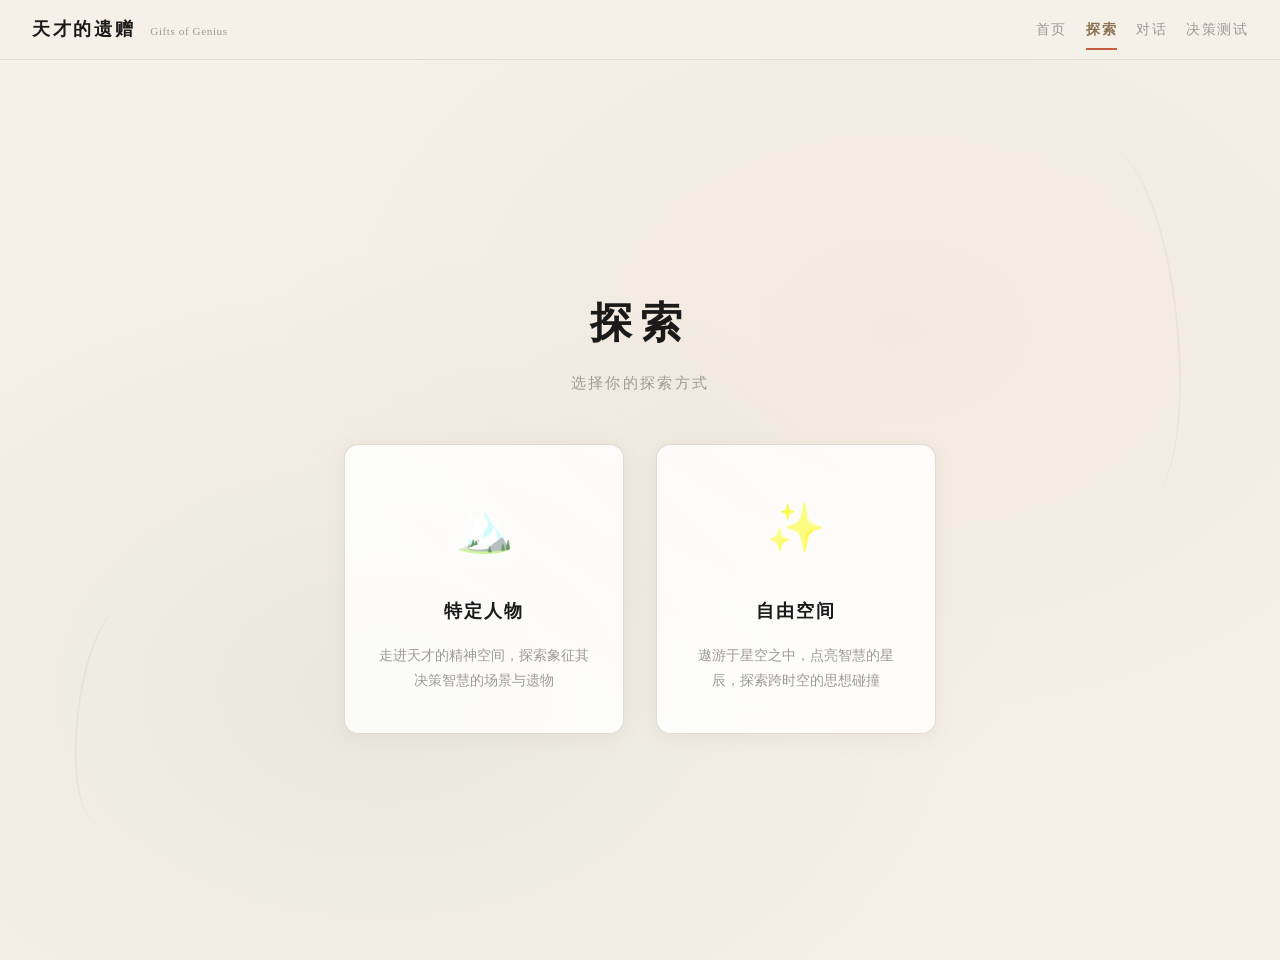
<file: explore.html>
<!DOCTYPE html>
<html lang="zh-CN">
<head>
    <meta charset="UTF-8">
    <meta name="viewport" content="width=device-width, initial-scale=1.0">
    <title>探索 / 天才的遗赠</title>
    <link rel="stylesheet" href="_shared/css/common.css">
    <style>
        body { padding-top: 60px; }

        .explore {
            display: flex;
            flex-direction: column;
            align-items: center;
            justify-content: center;
            min-height: 100vh;
            text-align: center;
            position: relative;
            overflow: hidden;
        }

        .explore-bg {
            position: absolute;
            top: 0; left: 0; right: 0; bottom: 0;
            background:
                radial-gradient(ellipse at 30% 70%, rgba(74, 124, 89, 0.07) 0%, transparent 50%),
                radial-gradient(ellipse at 70% 30%, rgba(196, 92, 62, 0.05) 0%, transparent 50%),
                var(--paper);
        }

        .explore-deco {
            position: absolute;
            pointer-events: none;
            opacity: 0.04;
        }

        .explore-deco-1 {
            top: 10%;
            right: 8%;
            width: 100px;
            height: 350px;
            border-right: 2px solid var(--ink);
            border-radius: 0 50% 50% 0;
            transform: rotate(-6deg);
        }

        .explore-deco-2 {
            bottom: 15%;
            left: 6%;
            width: 70px;
            height: 220px;
            border-left: 2px solid var(--ink);
            border-radius: 50% 0 0 50%;
            transform: rotate(7deg);
        }

        .explore-content {
            position: relative;
            z-index: 1;
            max-width: 700px;
            padding: 2rem;
        }

        .explore h1 {
            font-size: 2.6rem;
            font-weight: 700;
            letter-spacing: 0.2em;
            margin-bottom: 0.5rem;
            color: var(--ink);
        }

        .explore .subtitle {
            font-size: 0.95rem;
            color: var(--mist);
            letter-spacing: 0.15em;
            margin-bottom: 3rem;
        }

        .explore-cards {
            display: flex;
            gap: 2rem;
            justify-content: center;
            flex-wrap: wrap;
        }

        .explore-card {
            width: 280px;
            padding: 2.5rem 2rem;
            background: rgba(255, 255, 255, 0.82);
            border: 1px solid rgba(139, 115, 85, 0.25);
            border-radius: 14px;
            display: flex;
            flex-direction: column;
            align-items: center;
            cursor: pointer;
            transition: all 0.4s cubic-bezier(0.25, 0.46, 0.45, 0.94);
            text-decoration: none;
            color: var(--ink);
            position: relative;
            overflow: hidden;
            box-shadow: 0 4px 20px rgba(139, 115, 85, 0.08);
        }
        .explore-card::before {
            content: '';
            position: absolute;
            top: 0; left: 0; right: 0;
            height: 3px;
            background: linear-gradient(90deg, transparent, var(--bamboo-light), transparent);
            opacity: 0;
            transition: opacity 0.4s;
        }
        .explore-card:hover::before {
            opacity: 0.6;
        }

        .explore-card:hover {
            transform: translateY(-12px);
            box-shadow: 0 16px 48px rgba(139, 115, 85, 0.18);
            border-color: var(--bamboo-light);
            background: rgba(255, 255, 255, 0.95);
        }

        .explore-card .icon {
            font-size: 3rem;
            margin-bottom: 1.5rem;
            opacity: 0.85;
            filter: brightness(1.4) saturate(0.8);
            text-shadow: 0 0 16px rgba(255, 255, 255, 0.25);
            transition: transform 0.4s, opacity 0.3s, filter 0.3s;
        }
        .explore-card:hover .icon {
            transform: scale(1.15);
            opacity: 1;
            filter: brightness(1.6) saturate(0.9);
        }

        .explore-card h3 {
            font-size: 1.15rem;
            letter-spacing: 0.12em;
            margin-bottom: 1rem;
            font-weight: 700;
        }

        .explore-card p {
            font-size: 0.85rem;
            color: var(--mist);
            line-height: 1.8;
            text-align: center;
        }

        @media (max-width: 768px) {
            .explore h1 { font-size: 2rem; }
            .explore-card { width: 240px; padding: 2rem 1.5rem; }
        }
    </style>
</head>
<body>
    <nav class="nav">
        <a href="index.html" class="nav-brand">天才的遗赠 <small>Gifts of Genius</small></a>
        <div class="nav-links">
            <a href="index.html" id="nav-home">首页</a>
            <a href="explore.html" id="nav-explore" class="active">探索</a>
            <a href="dialogue.html" id="nav-dialogue">对话</a>
            <a href="decision.html" id="nav-decision">决策测试</a>
        </div>
    </nav>

    <div class="explore">
        <div class="explore-bg"></div>
        <div class="explore-deco explore-deco-1"></div>
        <div class="explore-deco explore-deco-2"></div>
        <div class="explore-content">
            <h1 class="animate-once fade-in-up">探索</h1>
            <p class="subtitle animate-once fade-in-up animate-delay-100">选择你的探索方式</p>
            <div class="explore-cards animate-stagger animate-on-scroll">
                <a href="explore-genius.html" class="explore-card animate-stagger-item">
                    <div class="icon">&#127956;&#65039;</div>
                    <h3>特定人物</h3>
                    <p>走进天才的精神空间，探索象征其决策智慧的场景与遗物</p>
                </a>
                <a href="freedom.html" class="explore-card animate-stagger-item">
                    <div class="icon">&#10024;</div>
                    <h3>自由空间</h3>
                    <p>遨游于星空之中，点亮智慧的星辰，探索跨时空的思想碰撞</p>
                </a>
            </div>
        </div>
    </div>
    <script src="_shared/js/animations.js"></script>
</body>
</html>
</file>
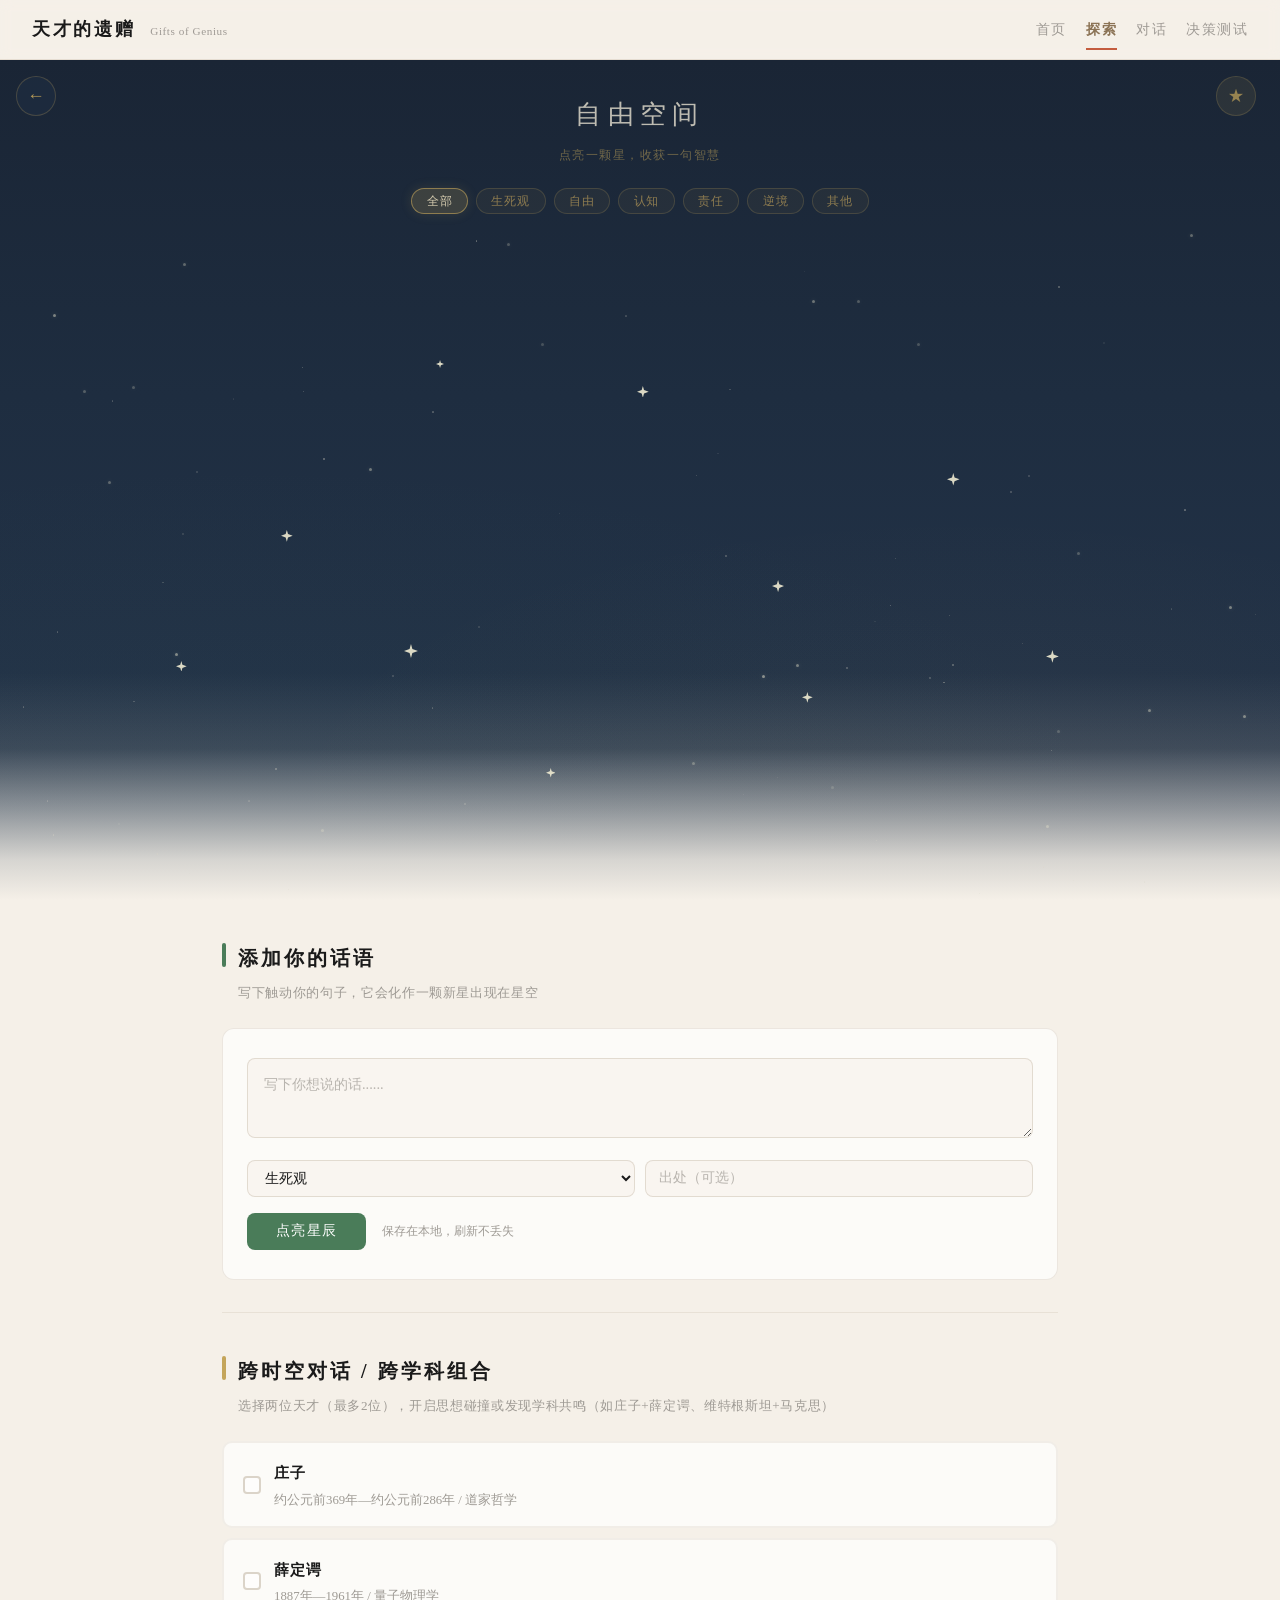
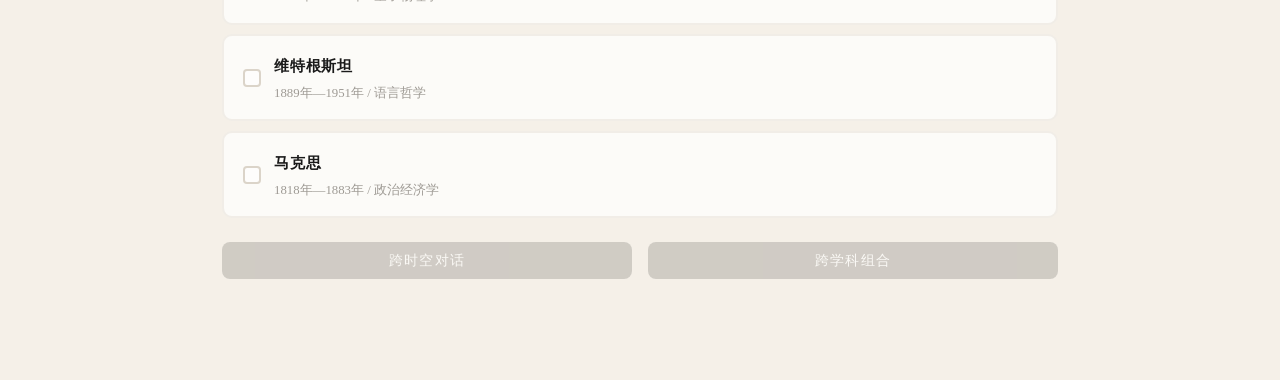
<file: freedom.html>
<!DOCTYPE html>
<html lang="zh-CN">
<head>
    <meta charset="UTF-8">
    <meta name="viewport" content="width=device-width, initial-scale=1.0">
    <title>自由空间 - 天才的遗赠 / Gifts of Genius</title>
    <link rel="stylesheet" href="_shared/css/common.css">
    <style>
        body { padding-top: 60px; overflow-x: hidden; }

        /* Freedom page: more transparent nav to blend with cosmos */
        .nav {
            background: rgba(245, 240, 232, 0.45);
            backdrop-filter: blur(6px);
        }

        /* ========== 星空场景容器 ========== */
        .cosmos-scene {
            position: relative;
            min-height: calc(100vh - 60px);
            background: linear-gradient(180deg, #1a2535 0%, #1e2d40 40%, #25364d 100%);
            overflow: hidden;
            display: flex;
            flex-direction: column;
        }

        /* 场景底部星云 + 渐变过渡 */
        .cosmos-scene::before {
            content: '';
            position: absolute;
            bottom: 0; left: 0; right: 0;
            height: 60%;
            background:
                linear-gradient(to top, #f5f0e8 0%, rgba(245, 240, 232, 0.85) 8%, rgba(245, 240, 232, 0.5) 18%, rgba(200, 195, 185, 0.15) 30%, transparent 45%),
                radial-gradient(ellipse at 20% 85%, rgba(74, 124, 89, 0.06) 0%, transparent 60%),
                radial-gradient(ellipse at 75% 80%, rgba(196, 165, 90, 0.05) 0%, transparent 50%);
            pointer-events: none;
            z-index: 0;
        }

        /* 场景标题 */
        .cosmos-header {
            position: relative;
            z-index: 10;
            text-align: center;
            padding: 2rem 2rem 0.5rem;
        }
        .cosmos-header h1 {
            font-size: 1.6rem;
            letter-spacing: 0.25em;
            color: rgba(220, 215, 200, 0.85);
            font-weight: 400;
        }
        .cosmos-header .subtitle {
            font-size: 0.78rem;
            color: rgba(196, 165, 90, 0.5);
            letter-spacing: 0.12em;
            margin-top: 0.4rem;
        }
        /* 左上角返回按钮 */
        .scene-back-btn {
            position: absolute;
            top: 1rem;
            left: 1rem;
            z-index: 50;
            background: rgba(30, 45, 64, 0.7);
            border: 1px solid rgba(196, 165, 90, 0.25);
            border-radius: 50%;
            color: rgba(196, 165, 90, 0.9);
            font-size: 1.1rem;
            cursor: pointer;
            padding: 0;
            width: 40px;
            height: 40px;
            display: flex;
            align-items: center;
            justify-content: center;
            transition: all 0.3s;
            line-height: 1;
            text-decoration: none;
        }
        .scene-back-btn:hover {
            background: rgba(196, 165, 90, 0.15);
            border-color: rgba(196, 165, 90, 0.5);
        }

        .cosmos-header-actions {
            position: absolute;
            top: 1rem;
            right: 1.5rem;
            display: flex;
            gap: 0.5rem;
            z-index: 20;
        }
        .header-action-btn {
            width: 40px;
            height: 40px;
            border-radius: 50%;
            background: rgba(196, 165, 90, 0.1);
            border: 1px solid rgba(196, 165, 90, 0.2);
            color: rgba(196, 165, 90, 0.7);
            font-size: 1rem;
            cursor: pointer;
            display: flex;
            align-items: center;
            justify-content: center;
            transition: all 0.3s;
            padding: 0;
            line-height: 1;
            text-decoration: none;
        }
        .header-action-btn:hover {
            background: rgba(196, 165, 90, 0.2);
            border-color: rgba(196, 165, 90, 0.4);
            color: rgba(220, 210, 180, 0.95);
            transform: scale(1.05);
        }

        /* 筛选标签栏 */
        .cosmos-tags {
            position: relative;
            z-index: 10;
            display: flex;
            justify-content: center;
            flex-wrap: wrap;
            gap: 0.5rem;
            padding: 0.8rem 2rem;
        }
        .cosmos-tag {
            padding: 0.3rem 0.9rem;
            border: 1px solid rgba(196, 165, 90, 0.2);
            border-radius: 20px;
            background: rgba(196, 165, 90, 0.06);
            color: rgba(196, 165, 90, 0.65);
            font-size: 0.72rem;
            cursor: pointer;
            transition: all 0.3s;
            font-family: inherit;
            letter-spacing: 0.08em;
        }
        .cosmos-tag:hover {
            border-color: rgba(196, 165, 90, 0.5);
            color: rgba(196, 165, 90, 0.9);
            background: rgba(196, 165, 90, 0.12);
        }
        .cosmos-tag.active {
            background: rgba(196, 165, 90, 0.2);
            border-color: rgba(196, 165, 90, 0.6);
            color: rgba(220, 210, 180, 0.95);
            box-shadow: 0 0 12px rgba(196, 165, 90, 0.15);
        }

        /* 星空画布 */
        .cosmos-field {
            position: relative;
            z-index: 5;
            flex: 1;
            min-height: 500px;
        }

        /* ========== 光点（可交互的星星） ========== */
        .light-point {
            position: absolute;
            width: var(--size, 10px);
            height: var(--size, 10px);
            cursor: pointer;
            transition: transform 0.3s;
            z-index: 10;
        }
        .light-point svg {
            width: 100%;
            height: 100%;
            display: block;
        }
        .light-point:hover {
            transform: scale(1.6);
        }

        /* 光点颜色分类 */
        .light-point.tag-\u751F\u6B7B\u89C2 { --base-color: rgba(180, 140, 120, 0.8); --glow-color: rgba(180, 140, 120, 0.2); }
        .light-point.tag-\u81EA\u7531 { --base-color: rgba(120, 200, 160, 0.8); --glow-color: rgba(120, 200, 160, 0.2); }
        .light-point.tag-\u8BA4\u77E5 { --base-color: rgba(140, 170, 220, 0.8); --glow-color: rgba(140, 170, 220, 0.2); }
        .light-point.tag-\u8D23\u4EFB { --base-color: rgba(220, 180, 100, 0.8); --glow-color: rgba(220, 180, 100, 0.2); }
        .light-point.tag-\u9006\u5883 { --base-color: rgba(220, 120, 100, 0.8); --glow-color: rgba(220, 120, 100, 0.2); }
        .light-point.tag-\u51B3\u7B56 { --base-color: rgba(180, 160, 220, 0.8); --glow-color: rgba(180, 160, 220, 0.2); }
        .light-point.tag-\u5176\u4ED6 { --base-color: rgba(200, 200, 200, 0.7); --glow-color: rgba(200, 200, 200, 0.15); }
        .light-point.tag-\u7528\u6237 { --base-color: rgba(196, 165, 90, 0.9); --glow-color: rgba(196, 165, 90, 0.25); }

        /* 四角星颜色（用于 SVG fill） */
        :root {
            --star-\u751F\u6B7B\u89C2: rgba(200, 160, 140, 0.9);
            --star-\u81EA\u7531: rgba(140, 220, 180, 0.9);
            --star-\u8BA4\u77E5: rgba(160, 190, 240, 0.9);
            --star-\u8D23\u4EFB: rgba(240, 200, 120, 0.9);
            --star-\u9006\u5883: rgba(240, 140, 120, 0.9);
            --star-\u51B3\u7B56: rgba(200, 180, 240, 0.9);
            --star-\u5176\u4ED6: rgba(220, 220, 220, 0.85);
            --star-\u7528\u6237: rgba(220, 185, 110, 0.95);
        }

        /* 光点呼吸动画（随机延迟） */
        @keyframes breathe {
            0%, 100% { opacity: 0.5; }
            50% { opacity: 1; }
        }
        .light-point.alive {
            animation: breathe var(--dur, 3s) ease-in-out var(--delay, 0s) infinite;
        }
        .light-point.hidden {
            opacity: 0 !important;
            pointer-events: none;
            transition: opacity 0.6s;
            animation: none !important;
        }

        /* 背景装饰星（不可交互） — 十字闪烁星光 */
        .bg-star {
            position: absolute;
            pointer-events: none;
            z-index: 1;
            background: rgba(220, 215, 200, 0.5);
            border-radius: 50%;
        }
        .bg-star.bright {
            background: rgba(240, 235, 210, 0.7);
            box-shadow: 0 0 4px rgba(220, 215, 200, 0.3);
        }
        .bg-star.twinkle {
            animation: starTwinkle var(--dur, 3s) ease-in-out infinite alternate;
        }
        @keyframes starTwinkle {
            0% { opacity: 0.3; }
            100% { opacity: 1; }
        }

        /* ========== 点击后的金句弹窗 ========== */
        .quote-reveal-overlay {
            display: none;
            position: fixed;
            top: 0; left: 0; right: 0; bottom: 0;
            background: rgba(0, 0, 0, 0.6);
            backdrop-filter: blur(4px);
            z-index: 1000;
            opacity: 0;
            transition: opacity 0.35s ease;
        }
        .quote-reveal-overlay.active {
            display: flex;
            align-items: center;
            justify-content: center;
            opacity: 1;
        }
        .quote-reveal-card {
            position: relative;
            width: 90%;
            max-width: 520px;
            background: linear-gradient(135deg, rgba(35, 50, 70, 0.98), rgba(40, 55, 75, 0.98));
            border: 1px solid rgba(196, 165, 90, 0.2);
            border-radius: 16px;
            padding: 2.5rem 2rem 2rem;
            box-shadow: 0 20px 60px rgba(0, 0, 0, 0.5), 0 0 40px rgba(196, 165, 90, 0.05);
            transform: scale(0.9);
            opacity: 0;
            transition: transform 0.4s cubic-bezier(0.25, 0.46, 0.45, 0.94), opacity 0.4s;
        }
        .quote-reveal-overlay.active .quote-reveal-card {
            transform: scale(1);
            opacity: 1;
        }
        .quote-reveal-card::before {
            content: '\201C';
            position: absolute;
            top: 0.8rem;
            left: 1.5rem;
            font-size: 4rem;
            color: rgba(196, 165, 90, 0.12);
            font-family: Georgia, serif;
            line-height: 1;
        }
        .quote-reveal-text {
            font-size: 1.15rem;
            line-height: 2.1;
            color: rgba(230, 225, 210, 0.92);
            letter-spacing: 0.03em;
            margin-bottom: 1.2rem;
            position: relative;
            z-index: 1;
        }
        .quote-reveal-source {
            font-size: 0.82rem;
            color: rgba(196, 165, 90, 0.55);
            letter-spacing: 0.06em;
            margin-bottom: 1rem;
        }
        .quote-reveal-tag {
            display: inline-block;
            font-size: 0.68rem;
            padding: 0.2rem 0.6rem;
            border-radius: 12px;
            background: rgba(196, 165, 90, 0.12);
            color: rgba(196, 165, 90, 0.7);
            letter-spacing: 0.05em;
        }
        .quote-reveal-actions {
            display: flex;
            gap: 1rem;
            margin-top: 1.2rem;
            align-items: center;
        }
        .reveal-action-btn {
            background: none;
            border: 1px solid rgba(196, 165, 90, 0.2);
            color: rgba(196, 165, 90, 0.65);
            padding: 0.4rem 0.9rem;
            border-radius: 6px;
            font-size: 0.78rem;
            cursor: pointer;
            transition: all 0.25s;
            font-family: inherit;
            display: flex;
            align-items: center;
            gap: 0.3rem;
        }
        .reveal-action-btn:hover {
            border-color: rgba(196, 165, 90, 0.5);
            color: rgba(196, 165, 90, 0.95);
            background: rgba(196, 165, 90, 0.08);
        }
        .reveal-action-btn.liked {
            color: rgba(220, 160, 120, 0.9);
            border-color: rgba(220, 160, 120, 0.4);
        }
        .quote-reveal-close {
            position: absolute;
            top: 1rem;
            right: 1.2rem;
            background: none;
            border: 1px solid rgba(196, 165, 90, 0.15);
            border-radius: 50%;
            width: 32px;
            height: 32px;
            color: rgba(196, 165, 90, 0.5);
            font-size: 1.1rem;
            cursor: pointer;
            transition: all 0.25s;
            padding: 0;
            line-height: 1;
            display: flex;
            align-items: center;
            justify-content: center;
        }
        .quote-reveal-close:hover {
            color: rgba(196, 165, 90, 0.9);
            border-color: rgba(196, 165, 90, 0.4);
            background: rgba(196, 165, 90, 0.1);
        }
        .reveal-delete-btn {
            margin-left: auto;
            background: none;
            border: none;
            color: rgba(196, 165, 90, 0.3);
            font-size: 0.72rem;
            cursor: pointer;
            font-family: inherit;
            transition: color 0.2s;
        }
        .reveal-delete-btn:hover {
            color: rgba(220, 120, 100, 0.8);
        }

        /* ========== 下方内容区 ========== */
        .freedom-sections {
            background: var(--paper, #f5f0e8);
            padding-bottom: 4rem;
        }
        .freedom-section {
            max-width: 900px;
            margin: 0 auto;
            padding: 2.5rem 2rem 0;
        }
        .freedom-section-title {
            font-size: 1.25rem;
            letter-spacing: 0.15em;
            color: var(--ink, #1a1a1a);
            margin-bottom: 0.3rem;
            position: relative;
            padding-left: 1rem;
        }
        .freedom-section-title::before {
            content: '';
            position: absolute;
            left: 0;
            top: 0.15em;
            width: 4px;
            height: 1.2em;
            border-radius: 2px;
        }
        .freedom-section-title.accent-bamboo::before { background: var(--bamboo, #4a7c59); }
        .freedom-section-title.accent-gold::before { background: #c4a55a; }
        .freedom-section-title.accent-rose::before { background: #c47a5a; }
        .freedom-section-subtitle {
            font-size: 0.82rem;
            color: var(--mist, #9e9a94);
            margin-bottom: 1.5rem;
            padding-left: 1rem;
            letter-spacing: 0.05em;
        }

        /* 添加话语区 */
        .add-quote-box {
            background: rgba(255, 255, 255, 0.7);
            border: 1px solid rgba(139, 115, 85, 0.15);
            border-radius: 12px;
            padding: 1.8rem 1.5rem;
        }
        .add-quote-box textarea {
            width: 100%;
            min-height: 70px;
            padding: 0.8rem 1rem;
            border: 1.5px solid rgba(139, 115, 85, 0.2);
            border-radius: 8px;
            background: rgba(245, 240, 232, 0.5);
            font-family: inherit;
            font-size: 0.9rem;
            color: var(--ink, #1a1a1a);
            line-height: 1.8;
            resize: vertical;
            transition: border-color 0.2s;
            box-sizing: border-box;
        }
        .add-quote-box textarea:focus {
            outline: none;
            border-color: var(--bamboo, #4a7c59);
        }
        .add-quote-box textarea::placeholder {
            color: var(--mist-light, #c4bfb6);
        }
        .add-quote-row {
            display: flex;
            gap: 0.6rem;
            margin-top: 0.8rem;
        }
        .add-quote-row select,
        .add-quote-row input {
            flex: 1;
            padding: 0.55rem 0.8rem;
            border: 1.5px solid rgba(139, 115, 85, 0.2);
            border-radius: 8px;
            background: rgba(245, 240, 232, 0.5);
            font-family: inherit;
            font-size: 0.85rem;
            color: var(--ink, #1a1a1a);
            transition: border-color 0.2s;
        }
        .add-quote-row select:focus,
        .add-quote-row input:focus {
            outline: none;
            border-color: var(--bamboo, #4a7c59);
        }
        .add-quote-row input::placeholder {
            color: var(--mist-light, #c4bfb6);
        }
        .add-quote-actions {
            display: flex;
            align-items: center;
            gap: 1rem;
            margin-top: 1rem;
        }
        .section-submit-btn {
            padding: 0.6rem 1.8rem;
            background: var(--bamboo, #4a7c59);
            color: #fff;
            border: none;
            border-radius: 8px;
            font-size: 0.85rem;
            letter-spacing: 0.1em;
            cursor: pointer;
            font-family: inherit;
            transition: background 0.2s, transform 0.15s;
        }
        .section-submit-btn:hover {
            background: var(--bamboo-light, #5d9a6e);
        }
        .section-submit-btn:active {
            transform: scale(0.97);
        }
        .section-submit-btn:disabled {
            background: var(--mist-light, #c4bfb6);
            cursor: pointer;
            transform: none;
        }
        .section-submit-btn.btn-disabled {
            background: var(--mist-light, #c4bfb6) !important;
            opacity: 0.6;
            cursor: pointer;
            transform: none;
        }
        .section-submit-btn.btn-gold {
            background: #c4a55a;
        }
        .section-submit-btn.btn-gold:hover {
            background: #d4b56a;
        }
        .section-submit-btn.btn-rose {
            background: #c47a5a;
        }
        .section-submit-btn.btn-rose:hover {
            background: #d48a6a;
        }
        .section-hint {
            font-size: 0.75rem;
            color: var(--mist, #9e9a94);
        }

        /* 选择列表 */
        .choice-list {
            display: flex;
            flex-direction: column;
            gap: 0.6rem;
            margin-bottom: 1.5rem;
        }
        .choice-item {
            display: flex;
            align-items: center;
            gap: 0.8rem;
            padding: 1rem 1.2rem;
            background: rgba(255, 255, 255, 0.7);
            border: 2px solid rgba(139, 115, 85, 0.1);
            border-radius: 10px;
            cursor: pointer;
            transition: all 0.25s;
        }
        .choice-item:hover {
            border-color: rgba(139, 115, 85, 0.3);
            background: rgba(255, 255, 255, 0.9);
        }
        .choice-item.selected {
            border-color: var(--bamboo, #4a7c59);
            background: rgba(74, 124, 89, 0.06);
        }
        .choice-item.selected .choice-radio {
            border-color: var(--bamboo, #4a7c59);
            background: var(--bamboo, #4a7c59);
        }
        .choice-item.selected .choice-radio::after {
            content: '';
            width: 6px;
            height: 6px;
            border-radius: 50%;
            background: #fff;
        }
        .choice-radio {
            width: 18px;
            height: 18px;
            border-radius: 50%;
            border: 2px solid rgba(139, 115, 85, 0.3);
            flex-shrink: 0;
            display: flex;
            align-items: center;
            justify-content: center;
            transition: all 0.2s;
        }
        .choice-content { flex: 1; }
        .choice-label {
            font-size: 0.95rem;
            font-weight: 700;
            color: var(--ink, #1a1a1a);
            letter-spacing: 0.05em;
        }
        .choice-desc {
            font-size: 0.8rem;
            color: var(--mist, #9e9a94);
            margin-top: 0.2rem;
            line-height: 1.6;
        }
        .choice-vs {
            font-size: 0.7rem;
            color: var(--bamboo, #4a7c59);
            font-weight: 700;
            letter-spacing: 0.08em;
            flex-shrink: 0;
        }
        .choice-plus {
            font-size: 0.7rem;
            color: #c4a55a;
            font-weight: 700;
            letter-spacing: 0.08em;
            flex-shrink: 0;
        }

        /* 复选框样式 */
        .choice-checkbox {
            width: 18px;
            height: 18px;
            border: 2px solid rgba(139, 115, 85, 0.3);
            border-radius: 4px;
            flex-shrink: 0;
            display: flex;
            align-items: center;
            justify-content: center;
            transition: all 0.2s;
            background: rgba(255, 255, 255, 0.5);
        }
        .choice-item.selected .choice-checkbox {
            border-color: var(--bamboo, #4a7c59);
            background: var(--bamboo, #4a7c59);
        }
        .choice-item.selected .choice-checkbox::after {
            content: '\2713';
            color: #fff;
            font-size: 12px;
            font-weight: 700;
            line-height: 1;
        }
        .choice-item.disabled {
            opacity: 0.4;
            cursor: pointer;
        }

        /* 双按钮行 */
        .combo-btn-row {
            display: flex;
            gap: 1rem;
            margin-bottom: 1rem;
            align-items: center;
            flex-wrap: wrap;
        }
        .combo-btn-row .section-submit-btn {
            flex: 1;
            min-width: 140px;
        }
        .combo-btn-hint {
            font-size: 0.75rem;
            color: var(--mist, #9e9a94);
            width: 100%;
            margin-top: 0.3rem;
        }

        /* 对话展示区 */
        .dialogue-display {
            display: none;
            margin-top: 1.5rem;
            padding: 1.5rem;
            background: rgba(255, 255, 255, 0.6);
            border: 1px solid rgba(139, 115, 85, 0.12);
            border-radius: 12px;
        }
        .dialogue-display.active {
            display: block;
        }
        .dialogue-display-title {
            font-size: 0.75rem;
            color: var(--bamboo, #4a7c59);
            letter-spacing: 0.12em;
            margin-bottom: 1rem;
        }
        .dialogue-msg-block {
            margin-bottom: 1rem;
        }
        .dialogue-msg-block:last-child {
            margin-bottom: 0;
        }
        .dialogue-speaker {
            font-size: 0.78rem;
            font-weight: 700;
            color: var(--bamboo, #4a7c59);
            margin-bottom: 0.2rem;
        }
        .dialogue-speaker.speaker-b {
            color: #c4a55a;
        }
        .dialogue-text {
            font-size: 0.9rem;
            color: var(--ink, #1a1a1a);
            line-height: 1.9;
            padding-left: 0.5rem;
            border-left: 2px solid rgba(74, 124, 89, 0.2);
        }
        .dialogue-speaker.speaker-b + .dialogue-text {
            border-left-color: rgba(196, 165, 90, 0.3);
        }

        /* 组合展示区 */
        .combo-display {
            display: none;
            margin-top: 1.5rem;
            padding: 1.5rem;
            background: rgba(255, 255, 255, 0.6);
            border: 1px solid rgba(139, 115, 85, 0.12);
            border-radius: 12px;
        }
        .combo-display.active {
            display: block;
        }
        .combo-display-title {
            font-size: 0.75rem;
            color: #c4a55a;
            letter-spacing: 0.12em;
            margin-bottom: 1rem;
        }
        .combo-display-text {
            font-size: 0.92rem;
            color: var(--ink, #1a1a1a);
            line-height: 2;
        }

        /* 分隔线 */
        .section-divider {
            max-width: 900px;
            margin: 0 auto;
            padding: 2rem 2rem 0;
        }
        .section-divider hr {
            border: none;
            height: 1px;
            background: rgba(139, 115, 85, 0.12);
        }

        /* ========== Toast ========== */
        .toast {
            position: fixed;
            bottom: 2rem;
            left: 50%;
            transform: translateX(-50%) translateY(20px);
            background: rgba(40, 50, 70, 0.95);
            color: rgba(220, 215, 200, 0.85);
            padding: 0.6rem 1.3rem;
            border-radius: 8px;
            font-size: 0.82rem;
            letter-spacing: 0.05em;
            border: 1px solid rgba(196, 165, 90, 0.15);
            opacity: 0;
            transition: opacity 0.3s, transform 0.3s;
            z-index: 5000;
            pointer-events: none;
        }
        .toast.show {
            opacity: 1;
            transform: translateX(-50%) translateY(0);
        }

        /* ========== 收藏面板（居中modal） ========== */
        .fav-modal-overlay {
            display: none;
            position: fixed;
            top: 0; left: 0; right: 0; bottom: 0;
            background: rgba(0, 0, 0, 0.6);
            backdrop-filter: blur(4px);
            z-index: 2000;
            opacity: 0;
            transition: opacity 0.35s ease;
        }
        .fav-modal-overlay.active {
            display: flex;
            align-items: center;
            justify-content: center;
            opacity: 1;
        }
        .fav-modal {
            position: relative;
            width: 90%;
            max-width: 520px;
            max-height: 80vh;
            background: linear-gradient(135deg, rgba(35, 50, 70, 0.98), rgba(40, 55, 75, 0.98));
            border: 1px solid rgba(196, 165, 90, 0.2);
            border-radius: 16px;
            padding: 0;
            box-shadow: 0 20px 60px rgba(0, 0, 0, 0.5), 0 0 40px rgba(196, 165, 90, 0.05);
            transform: scale(0.9);
            opacity: 0;
            transition: transform 0.4s cubic-bezier(0.25, 0.46, 0.45, 0.94), opacity 0.4s;
            display: flex;
            flex-direction: column;
        }
        .fav-modal-overlay.active .fav-modal {
            transform: scale(1);
            opacity: 1;
        }
        .fav-modal-header {
            display: flex;
            align-items: center;
            justify-content: space-between;
            padding: 1.5rem 1.5rem 1rem;
            border-bottom: 1px solid rgba(196, 165, 90, 0.12);
        }
        .fav-modal-header h2 {
            font-size: 1rem;
            letter-spacing: 0.2em;
            color: rgba(196, 165, 90, 0.85);
        }
        .fav-modal-close {
            background: none;
            border: 1px solid rgba(196, 165, 90, 0.2);
            border-radius: 50%;
            width: 32px;
            height: 32px;
            font-size: 1.1rem;
            cursor: pointer;
            color: rgba(196, 165, 90, 0.5);
            transition: all 0.3s;
            padding: 0;
            line-height: 1;
            display: flex;
            align-items: center;
            justify-content: center;
        }
        .fav-modal-close:hover {
            color: rgba(196, 165, 90, 0.9);
            border-color: rgba(196, 165, 90, 0.4);
            background: rgba(196, 165, 90, 0.1);
        }
        .fav-list {
            flex: 1;
            overflow-y: auto;
            padding: 0.6rem 0;
        }
        .fav-item {
            padding: 0.85rem 1.5rem;
            cursor: pointer;
            border-left: 3px solid transparent;
            transition: background 0.3s, border-color 0.3s;
        }
        .fav-item:hover {
            background: rgba(196, 165, 90, 0.06);
            border-left-color: rgba(196, 165, 90, 0.4);
        }
        .fav-item-text {
            font-size: 0.9rem;
            color: rgba(230, 225, 210, 0.9);
            line-height: 1.7;
            margin-bottom: 0.4rem;
        }
        .fav-item-meta {
            display: flex;
            gap: 0.6rem;
            align-items: center;
            flex-wrap: wrap;
        }
        .fav-item-source {
            font-size: 0.75rem;
            color: rgba(196, 165, 90, 0.45);
        }
        .fav-item-tag {
            font-size: 0.65rem;
            padding: 0.15rem 0.5rem;
            border-radius: 10px;
            background: rgba(196, 165, 90, 0.12);
            color: rgba(196, 165, 90, 0.7);
        }
        .fav-empty {
            text-align: center;
            padding: 3rem 1.5rem;
            color: rgba(196, 165, 90, 0.35);
            font-size: 0.85rem;
        }

        /* ========== 响应式 ========== */
        @media (max-width: 768px) {
            .cosmos-header h1 { font-size: 1.2rem; }
            .cosmos-tags { gap: 0.4rem; padding: 0.6rem 1rem; }
            .cosmos-tag { font-size: 0.65rem; padding: 0.25rem 0.7rem; }
            .quote-reveal-card { padding: 2rem 1.5rem 1.5rem; }
            .quote-reveal-text { font-size: 1rem; }
            .freedom-section { padding: 2rem 1.2rem 0; }
            .add-quote-row { flex-direction: column; }
            .fav-modal {
                max-width: 95%;
            }
            .cosmos-header-actions {
                top: 0.6rem;
                right: 1rem;
            }
        }
    </style>
</head>
<body>
    <nav class="nav">
        <a href="index.html" class="nav-brand">天才的遗赠 <small>Gifts of Genius</small></a>
        <div class="nav-links">
            <a href="index.html">首页</a>
            <a href="explore.html" class="active">探索</a>
            <a href="dialogue.html">对话</a>
            <a href="decision.html">决策测试</a>
        </div>
    </nav>

    <!-- 星空场景 -->
    <div class="cosmos-scene">
        <a href="explore.html" class="scene-back-btn" title="返回探索">&#8592;</a>
        <div class="cosmos-header">
            <div class="cosmos-header-actions">
                <button class="header-action-btn" id="favPanelBtn" title="我的收藏">&#9733;</button>
            </div>
            <h1>自由空间</h1>
            <p class="subtitle">点亮一颗星，收获一句智慧</p>
        </div>

        <div class="cosmos-tags" id="cosmosTags"></div>

        <div class="cosmos-field" id="cosmosField">
            <!-- 光点由JS生成 -->
        </div>
    </div>

    <!-- 收藏面板（居中modal） -->
    <div class="fav-modal-overlay" id="favOverlay">
        <div class="fav-modal">
            <div class="fav-modal-header">
                <h2>我的收藏</h2>
                <button class="fav-modal-close" id="favPanelClose">&times;</button>
            </div>
            <div class="fav-list" id="favList"></div>
        </div>
    </div>

    <!-- 金句弹窗 -->
    <div class="quote-reveal-overlay" id="quoteRevealOverlay">
        <div class="quote-reveal-card">
            <button class="quote-reveal-close" id="quoteRevealClose">&times;</button>
            <div class="quote-reveal-text" id="revealText"></div>
            <div class="quote-reveal-source" id="revealSource"></div>
            <div class="quote-reveal-tag" id="revealTag"></div>
            <div class="quote-reveal-actions">
                <button class="reveal-action-btn" id="revealLikeBtn">
                    <span id="revealLikeIcon">&#9825;</span>
                    <span id="revealLikeCount">0</span>
                </button>
                <button class="reveal-action-btn" id="revealFavBtn">
                    <span id="revealFavIcon">&#9734;</span> 收藏
                </button>
                <button class="reveal-delete-btn" id="revealDeleteBtn" style="display:none">删除</button>
            </div>
        </div>
    </div>

    <!-- 下方内容区 -->
    <div class="freedom-sections">

        <!-- 添加话语 -->
        <div class="freedom-section">
            <h2 class="freedom-section-title accent-bamboo">添加你的话语</h2>
            <p class="freedom-section-subtitle">写下触动你的句子，它会化作一颗新星出现在星空</p>
            <div class="add-quote-box">
                <textarea id="addQuoteText" placeholder="写下你想说的话......"></textarea>
                <div class="add-quote-row">
                    <select id="addQuoteTag">
                        <option value="生死观">生死观</option>
                        <option value="自由">自由</option>
                        <option value="认知">认知</option>
                        <option value="责任">责任</option>
                        <option value="逆境">逆境</option>
                        <option value="决策">决策</option>
                        <option value="其他">其他</option>
                    </select>
                    <input id="addQuoteSource" placeholder="出处（可选）">
                </div>
                <div class="add-quote-actions">
                    <button class="section-submit-btn" id="addSubmitBtn">点亮星辰</button>
                    <span class="section-hint">保存在本地，刷新不丢失</span>
                </div>
            </div>
        </div>

        <div class="section-divider"><hr></div>

        <!-- 跨时空对话 / 跨学科组合 -->
        <div class="freedom-section">
            <h2 class="freedom-section-title accent-gold">跨时空对话 / 跨学科组合</h2>
            <p class="freedom-section-subtitle">选择两位天才（最多2位），开启思想碰撞或发现学科共鸣（如庄子+薛定谔、维特根斯坦+马克思）</p>
            <div class="choice-list" id="geniusChecklist"></div>
            <div class="combo-btn-row">
                <button class="section-submit-btn btn-gold btn-disabled" id="dialogueBtn">跨时空对话</button>
                <button class="section-submit-btn btn-rose btn-disabled" id="comboBtn">跨学科组合</button>
                <div class="combo-btn-hint" id="comboBtnHint">请选择2位天才</div>
            </div>
            <div class="dialogue-display" id="dialogueDisplay">
                <div class="dialogue-display-title" id="dialogueDisplayTitle"></div>
                <div id="dialogueDisplayBody"></div>
            </div>
            <div class="combo-display" id="comboDisplay">
                <div class="combo-display-title" id="comboDisplayTitle"></div>
                <div class="combo-display-text" id="comboDisplayBody"></div>
            </div>
        </div>

    </div>

    <!-- Toast -->
    <div class="toast" id="toast"></div>

    <script>
        // ==================== 金句数据 ====================
        var defaultQuotes = [
            { id: 'q1', text: '\u201C人固有死，或重于泰山，或轻于鸿毛。\u201D', source: '司马迁《报任安书》', tag: '生死观', likes: 0, liked: false, fav: false, isUser: false },
            { id: 'q2', text: '\u201C生当作人杰，死亦为鬼雄。\u201D', source: '李清照《夏日绝句》', tag: '生死观', likes: 0, liked: false, fav: false, isUser: false },
            { id: 'q3', text: '\u201C不自由，毋宁死。\u201D', source: '帕特里克·亨利', tag: '自由', likes: 0, liked: false, fav: false, isUser: false },
            { id: 'q4', text: '\u201C未经审视的人生不值得过。\u201D', source: '苏格拉底', tag: '认知', likes: 0, liked: false, fav: false, isUser: false },
            { id: 'q5', text: '\u201C人生而自由的，却无往不在枷锁之中。\u201D', source: '卢梭《社会契约论》', tag: '自由', likes: 0, liked: false, fav: false, isUser: false },
            { id: 'q6', text: '\u201C吾生也有涯，而知也无涯。\u201D', source: '庄子《养生主》', tag: '认知', likes: 0, liked: false, fav: false, isUser: false },
            { id: 'q7', text: '\u201C天下兴亡，匹夫有责。\u201D', source: '顾炎武', tag: '责任', likes: 0, liked: false, fav: false, isUser: false },
            { id: 'q8', text: '\u201C我思故我在。\u201D', source: '笛卡尔', tag: '认知', likes: 0, liked: false, fav: false, isUser: false },
            { id: 'q10', text: '\u201C凡是不能杀死你的，终将使你更强大。\u201D', source: '尼采', tag: '逆境', likes: 0, liked: false, fav: false, isUser: false },
            { id: 'q11', text: '\u201C大家都知道，物质财富是可以继承的，精神财富也同样。\u201D', source: '《天才的遗赠》作者 行愿', tag: '其他', likes: 0, liked: false, fav: false, isUser: false, isEasterEgg: true }
        ];

        // ==================== 状态 ====================
        var activeTag = 'all';
        var allQuotes = [];
        var currentRevealId = null;
        var quotesKey = 'gifts_of_genius_user_quotes';
        var likesKey = 'gifts_of_genius_quote_likes';

        function loadState() {
            try {
                var userQuotes = JSON.parse(localStorage.getItem(quotesKey) || '[]');
                var likes = JSON.parse(localStorage.getItem(likesKey) || '{}');
                return { userQuotes: userQuotes, likes: likes };
            } catch (e) {
                return { userQuotes: [], likes: {} };
            }
        }
        function saveLikes(likes) {
            try { localStorage.setItem(likesKey, JSON.stringify(likes)); } catch (e) {}
        }
        function saveUserQuotes(quotes) {
            try { localStorage.setItem(quotesKey, JSON.stringify(quotes)); } catch (e) {}
        }

        // ==================== 初始化 ====================
        function init() {
            var state = loadState();
            allQuotes = defaultQuotes.map(function(q) {
                return {
                    id: q.id, text: q.text, source: q.source, tag: q.tag,
                    likes: (state.likes[q.id] && state.likes[q.id].count) || 0,
                    liked: (state.likes[q.id] && state.likes[q.id].liked) || false,
                    fav: (state.likes[q.id] && state.likes[q.id].fav) || false,
                    isUser: false,
                    isEasterEgg: q.isEasterEgg || false
                };
            });
            state.userQuotes.forEach(function(uq) {
                allQuotes.push({
                    id: uq.id, text: uq.text, source: uq.source, tag: uq.tag,
                    likes: (state.likes[uq.id] && state.likes[uq.id].count) || 0,
                    liked: (state.likes[uq.id] && state.likes[uq.id].liked) || false,
                    fav: (state.likes[uq.id] && state.likes[uq.id].fav) || false,
                    isUser: true
                });
            });
            renderTags();
            renderField();
        }

        // ==================== 筛选标签 ====================
        function renderTags() {
            var tags = ['all'];
            allQuotes.forEach(function(q) {
                if (tags.indexOf(q.tag) === -1) tags.push(q.tag);
            });
            var container = document.getElementById('cosmosTags');
            container.innerHTML = '';
            tags.forEach(function(tag) {
                var btn = document.createElement('button');
                btn.className = 'cosmos-tag' + (tag === activeTag ? ' active' : '');
                btn.textContent = tag === 'all' ? '全部' : tag;
                btn.setAttribute('data-tag', tag);
                btn.addEventListener('click', function() {
                    activeTag = tag;
                    document.querySelectorAll('.cosmos-tag').forEach(function(b) {
                        b.classList.toggle('active', b.getAttribute('data-tag') === tag);
                    });
                    filterPoints();
                });
                container.appendChild(btn);
            });
        }

        // ==================== 渲染星空 ====================
        function renderField() {
            var field = document.getElementById('cosmosField');
            // 先清除旧的光点（保留背景星）
            field.querySelectorAll('.light-point').forEach(function(el) { el.remove(); });

            // 渲染背景装饰星
            var existingBg = field.querySelectorAll('.bg-star').length;
            if (existingBg < 80) {
                for (var i = existingBg; i < 80; i++) {
                    var isBright = Math.random() > 0.7;
                    var isTwinkle = Math.random() > 0.5;
                    var star = document.createElement('div');
                    star.className = 'bg-star' + (isBright ? ' bright' : '') + (isTwinkle ? ' twinkle' : '');
                    star.style.top = (Math.random() * 100) + '%';
                    star.style.left = (Math.random() * 100) + '%';
                    star.style.opacity = (0.2 + Math.random() * 0.6);
                    if (isBright) {
                        star.style.width = '3px';
                        star.style.height = '3px';
                    } else {
                        star.style.width = (1 + Math.random()) + 'px';
                        star.style.height = star.style.width;
                    }
                    if (isTwinkle) {
                        star.style.setProperty('--dur', (2 + Math.random() * 4) + 's');
                        star.style.animationDelay = (Math.random() * 3) + 's';
                    }
                    field.appendChild(star);
                }
            }

            // 渲染金句光点（四角星）
            allQuotes.forEach(function(q, idx) {
                var point = document.createElement('div');
                var tagClass = q.isUser ? '用户' : q.tag;
                point.className = 'light-point alive tag-' + tagClass + (activeTag !== 'all' && q.tag !== activeTag ? ' hidden' : '');
                point.setAttribute('data-id', q.id);

                // 随机大小和位置（用黄金角螺旋分布，避免完全重叠）
                var size = q.isUser ? (10 + Math.random() * 4) : (8 + Math.random() * 6);
                var angle = idx * 2.399963; // golden angle in radians
                var radius = 12 + Math.sqrt(idx) * 8; // spiral outward
                var cx = 50 + radius * Math.cos(angle);
                var cy = 50 + radius * Math.sin(angle);

                // 保持在可见区域
                cx = Math.max(5, Math.min(92, cx));
                cy = Math.max(5, Math.min(92, cy));

                // 加一些随机偏移
                cx += (Math.random() - 0.5) * 8;
                cy += (Math.random() - 0.5) * 8;
                cx = Math.max(3, Math.min(95, cx));
                cy = Math.max(3, Math.min(95, cy));

                point.style.left = cx + '%';
                point.style.top = cy + '%';
                point.style.setProperty('--size', size + 'px');
                point.style.setProperty('--dur', (2.5 + Math.random() * 3.5) + 's');
                point.style.setProperty('--delay', (Math.random() * 4) + 's');

                // 四角星 SVG，颜色按分类
                var starColor = getComputedStyle(document.documentElement).getPropertyValue('--star-' + (q.isUser ? 'user' : tagClass)) || 'rgba(240,235,210,0.9)';
                point.innerHTML = '<svg viewBox="0 0 12 12"><path d="M6,0 L7.2,4.2 L12,6 L7.2,7.8 L6,12 L4.8,7.8 L0,6 L4.8,4.2 Z" fill="' + starColor.trim() + '"/></svg>';

                point.title = '\u70B9\u51FB\u67E5\u770B'; // tooltip

                point.addEventListener('click', function() {
                    openReveal(q.id);
                });

                field.appendChild(point);
            });
        }

        // ==================== 筛选 ====================
        function filterPoints() {
            document.querySelectorAll('.light-point').forEach(function(el) {
                var id = el.getAttribute('data-id');
                var q = allQuotes.find(function(q) { return q.id === id; });
                if (!q) return;
                if (activeTag !== 'all' && q.tag !== activeTag) {
                    el.classList.add('hidden');
                } else {
                    el.classList.remove('hidden');
                }
            });
        }

        // ==================== 打开金句弹窗 ====================
        function openReveal(id) {
            var q = allQuotes.find(function(q) { return q.id === id; });
            if (!q) return;
            currentRevealId = id;

            document.getElementById('revealText').textContent = q.text;
            document.getElementById('revealSource').textContent = '\u2014\u2014 ' + q.source;
            document.getElementById('revealTag').textContent = q.isEasterEgg ? '\u5176\u4ED6' : (q.isUser ? '\u6211\u7684\u8BDD\u8BED' : q.tag);

            if (q.isEasterEgg) {
                showToast('\u{1F38A} \u8FD9\u662F\u4E00\u4E2A\u5F69\u86CB~');
            }
            document.getElementById('revealLikeIcon').innerHTML = q.liked ? '&#9829;' : '&#9825;';
            document.getElementById('revealLikeCount').textContent = q.likes;
            document.getElementById('revealFavIcon').innerHTML = q.fav ? '&#9733;' : '&#9734;';
            document.getElementById('revealDeleteBtn').style.display = q.isUser ? 'block' : 'none';

            var overlay = document.getElementById('quoteRevealOverlay');
            overlay.classList.add('active');
        }

        function closeReveal() {
            document.getElementById('quoteRevealOverlay').classList.remove('active');
            currentRevealId = null;
        }

        document.getElementById('quoteRevealClose').addEventListener('click', closeReveal);
        document.getElementById('quoteRevealOverlay').addEventListener('click', function(e) {
            if (e.target === this) closeReveal();
        });
        document.addEventListener('keydown', function(e) {
            if (e.key === 'Escape') {
                closeReveal();
            }
        });

        // ==================== 弹窗内按钮 ====================
        document.getElementById('revealLikeBtn').addEventListener('click', function() {
            if (!currentRevealId) return;
            var q = allQuotes.find(function(q) { return q.id === currentRevealId; });
            if (!q) return;
            if (q.liked) {
                q.liked = false;
                q.likes = Math.max(0, q.likes - 1);
            } else {
                q.liked = true;
                q.likes += 1;
            }
            var state = loadState();
            if (!state.likes[q.id]) state.likes[q.id] = {};
            state.likes[q.id].liked = q.liked;
            state.likes[q.id].count = q.likes;
            state.likes[q.id].fav = q.fav;
            saveLikes(state.likes);
            document.getElementById('revealLikeIcon').innerHTML = q.liked ? '&#9829;' : '&#9825;';
            document.getElementById('revealLikeCount').textContent = q.likes;
            this.classList.toggle('liked', q.liked);
        });

        document.getElementById('revealFavBtn').addEventListener('click', function() {
            if (!currentRevealId) return;
            var q = allQuotes.find(function(q) { return q.id === currentRevealId; });
            if (!q) return;
            q.fav = !q.fav;
            var state = loadState();
            if (!state.likes[q.id]) state.likes[q.id] = {};
            state.likes[q.id].fav = q.fav;
            saveLikes(state.likes);
            document.getElementById('revealFavIcon').innerHTML = q.fav ? '&#9733;' : '&#9734;';
            showToast(q.fav ? '\u5DF2\u6536\u85CF' : '\u5DF2\u53D6\u6D88\u6536\u85CF');
        });

        document.getElementById('revealDeleteBtn').addEventListener('click', function() {
            if (!currentRevealId) return;
            var delId = currentRevealId;
            allQuotes = allQuotes.filter(function(q) { return q.id !== delId; });
            var uqState = loadState();
            uqState.userQuotes = uqState.userQuotes.filter(function(uq) { return uq.id !== delId; });
            saveUserQuotes(uqState.userQuotes);
            closeReveal();
            renderTags();
            renderField();
            showToast('\u5DF2\u5220\u9664');
        });

        // ==================== 添加话语逻辑 ====================
        document.getElementById('addSubmitBtn').addEventListener('click', function() {
            var textEl = document.getElementById('addQuoteText');
            var sourceEl = document.getElementById('addQuoteSource');
            var tagEl = document.getElementById('addQuoteTag');

            var text = textEl.value.trim();
            if (!text) {
                showToast('\u8BF7\u5148\u5199\u4E0B\u4F60\u7684\u8BDD\u8BED');
                return;
            }

            var source = sourceEl.value.trim() || '\u6211';
            var tag = tagEl.value;
            var id = 'uq_' + Date.now();

            var newQuote = {
                id: id,
                text: '\u201C' + text + '\u201D',
                source: source,
                tag: tag,
                likes: 0,
                liked: false,
                fav: false,
                isUser: true
            };

            allQuotes.unshift(newQuote);

            var uqState = loadState();
            uqState.userQuotes.push({ id: id, text: newQuote.text, source: source, tag: tag });
            saveUserQuotes(uqState.userQuotes);

            textEl.value = '';
            sourceEl.value = '';
            activeTag = 'all';
            renderTags();
            renderField();
            showToast('\u65B0\u661F\u8FB0\u5DF2\u70B9\u4EAE');
        });

        // ==================== 跨时空对话 / 跨学科组合 ====================
        var geniusList = [
            { id: 'zhuangzi', name: '庄子', field: '约公元前369年—约公元前286年 / 道家哲学' },
            { id: 'schrodinger', name: '薛定谔', field: '1887年—1961年 / 量子物理学' },
            { id: 'wittgenstein', name: '维特根斯坦', field: '1889年—1951年 / 语言哲学' },
            { id: 'marx', name: '马克思', field: '1818年—1883年 / 政治经济学' }
        ];

        // 对话数据（key为排序后的两人id，用_连接）
        var dialogueData = {
            'schrodinger_zhuangzi': {
                theme: '意识是单数的',
                label: '庄子 \u2194 薛定谔',
                messages: [
                    { speaker: '\u859B\u5B9A\u8C14', speakerClass: 'b', text: '\u5728\u300A\u751F\u547D\u662F\u4EC0\u4E48\u300B\u7684\u6700\u540E\u4E00\u7AE0\uFF0C\u6211\u5199\u4E0B\u4E86\u4E00\u53E5\u8BA9\u5F88\u591A\u4EBA\u89C9\u5F97\u8352\u8BDE\u7684\u8BDD\uFF1A\u201C\u610F\u8BC6\u4ECE\u6765\u4E0D\u662F\u4EE5\u590D\u6570\u88AB\u7ECF\u5386\u7684\uFF0C\u53EA\u662F\u4EE5\u5355\u6570\u3002\u201D\u6211\u4E3B\u5F20\uFF0C\u6240\u6709\u4EBA\u7684\u610F\u8BC6\u5176\u5B9E\u662F\u540C\u4E00\u4E2A\u4E1C\u897F\u2014\u2014\u770B\u4F3C\u5F88\u591A\u4E2A\u201C\u6211\u201D\uFF0C\u4E0D\u8FC7\u662F\u540C\u4E00\u4E2A\u610F\u8BC6\u901A\u8FC7\u4E0D\u540C\u7684\u8EAB\u4F53\u5728\u4F53\u9A8C\u81EA\u5DF1\u3002' },
                    { speaker: '\u5E84\u5B50', speakerClass: 'a', text: '\u6709\u610F\u601D\u3002\u6211\u5728\u300A\u9F50\u7269\u8BBA\u300B\u91CC\u8BF4\uFF1A\u201C\u5929\u5730\u4E0E\u6211\u5E76\u751F\uFF0C\u800C\u4E07\u7269\u4E0E\u6211\u4E3A\u4E00\u3002\u201D\u4F60\u8BF4\u201C\u610F\u8BC6\u662F\u5355\u6570\u7684\u201D\uFF0C\u6211\u8BF4\u201C\u4E07\u7269\u4E0E\u6211\u4E3A\u4E00\u201D\u2014\u2014\u6211\u4EEC\u597D\u50CF\u5728\u8BF4\u540C\u4E00\u4EF6\u4E8B\u3002' },
                    { speaker: '\u859B\u5B9A\u8C14', speakerClass: 'b', text: '\u786E\u5B9E\u5982\u6B64\u3002\u6211\u5F53\u65F6\u751A\u81F3\u53CD\u5411\u601D\u8003\u4E86\u4E00\u4E2A\u95EE\u9898\uFF1A\u5982\u679C\u610F\u8BC6\u53EA\u6709\u4E00\u4E2A\uFF0C\u90A3\u4E3A\u4EC0\u4E48\u5B83\u4F1A\u89C9\u5F97\u81EA\u5DF1\u662F\u591A\u4E2A\uFF1F\u6211\u7684\u7B54\u6848\u662F\u2014\u2014\u8FD9\u5C31\u50CF\u4E00\u95F4\u955C\u5B50\u8DB3\u5E7F\uFF0C\u540C\u4E00\u5EA7\u5C71\u5CF0\u88AB\u4E0D\u540C\u89D2\u5EA6\u62D4\u6620\u51FA\u65E0\u6570\u4E2A\u5012\u5F71\u3002\u6BCF\u4E2A\u4EBA\u770B\u5230\u7684\u201C\u6211\u201D\uFF0C\u4E0D\u8FC7\u662F\u540C\u4E00\u4E2A\u610F\u8BC6\u4ECE\u4E0D\u540C\u7684\u8C37\u5730\u671B\u5411\u540C\u4E00\u5EA7\u5C71\u3002' },
                    { speaker: '\u5E84\u5B50', speakerClass: 'a', text: '\u201C\u540C\u4E00\u5EA7\u5C71\u201D\u2026\u2026\u8FD9\u4E2A\u6BD4\u55BB\u5F88\u597D\u3002\u6211\u66FE\u8BF4\u201C\u5927\u5730\u4E0E\u6211\u5E76\u751F\u201D\uFF0C\u4F46\u5F88\u591A\u4EBA\u4EE5\u4E3A\u6211\u5728\u8BF4\u201C\u81EA\u7136\u4E0E\u6211\u4E00\u6837\u5B58\u5728\u201D\u2014\u2014\u4E0D\uFF0C\u6211\u8BF4\u7684\u662F\u201C\u81EA\u7136\u4E0E\u6211\u672C\u5C31\u4E0D\u662F\u4E24\u4EF6\u4E8B\u201D\u3002\u4E3B\u5BA2\u4E4B\u5206\u3001\u7269\u6211\u4E4B\u522B\uFF0C\u90FD\u662F\u4EBA\u4E3A\u5212\u51FA\u7684\u8FB9\u754C\u3002' },
                    { speaker: '\u859B\u5B9A\u8C14', speakerClass: 'b', text: '\u8FD9\u6B63\u662F\u6211\u60F3\u8BF4\u7684\u3002\u6211\u5728\u91CF\u5B50\u529B\u5B66\u4E2D\u4E5F\u9047\u5230\u4E86\u7C7B\u4F3C\u7684\u4E8B\u60C5\u3002\u89C2\u5BDF\u8005\u548C\u88AB\u89C2\u5BDF\u8005\u7684\u754C\u9650\uFF0C\u5728\u5FAE\u89C2\u4E16\u754C\u91CC\u662F\u6A21\u7CCA\u7684\u2014\u2014\u4F60\u65E0\u6CD5\u5728\u4E0D\u5E72\u6270\u88AB\u89C2\u5BDF\u5BF9\u8C61\u7684\u60C5\u51B5\u4E0B\u89C2\u5BDF\u5B83\u3002\u4E3B\u4F53\u548C\u5BA2\u4F53\u5E76\u975E\u7EDD\u5BF9\u5206\u79BB\uFF0C\u5B83\u4EEC\u5728\u67D0\u79CD\u610F\u4E49\u4E0A\u662F\u4E00\u4E2A\u6574\u4F53\u3002' },
                    { speaker: '\u5E84\u5B50', speakerClass: 'a', text: '\u6240\u4EE5\u4F60\u4E5F\u89C9\u5F97\uFF0C\u6240\u8C13\u7684\u201C\u6211\u201D\u53EF\u80FD\u53EA\u662F\u4E00\u79CD\u9519\u89C9\uFF1F' },
                    { speaker: '\u859B\u5B9A\u8C14', speakerClass: 'b', text: '\u4E0D\u662F\u9519\u89C9\uFF0C\u662F\u5FC5\u7136\u7684\u751F\u7269\u5B66\u73B0\u8C61\u3002\u610F\u8BC6\u5FC5\u987B\u4E0E\u4E00\u4E2A\u6709\u9650\u7684\u8EAB\u4F53\u76F8\u8FDE\u63A5\u624D\u80FD\u5B58\u5728\uFF0C\u800C\u8EAB\u4F53\u662F\u591A\u4E2A\u7684\uFF0C\u6240\u4EE5\u610F\u8BC6\u4EA7\u751F\u4E86\u201C\u591A\u4E2A\u201D\u7684\u5E7B\u89C9\u3002\u4F46\u5982\u679C\u6211\u4EEC\u4ECE\u8FD9\u4E2A\u5E7B\u89C9\u4E2D\u9192\u6765\uFF0C\u5C31\u4F1A\u53D1\u73B0\u2014\u2014\u5728\u90A3\u4E2A\u6700\u6DF1\u5904\uFF0C\u6CA1\u6709\u4F60\u548C\u6211\u7684\u5206\u522B\uFF0C\u53EA\u6709\u4E00\u4E2A\u201C\u5728\u770B\u201D\u7684\u5B58\u5728\u3002' },
                    { speaker: '\u5E84\u5B50', speakerClass: 'a', text: '\u201C\u5929\u5730\u4E0E\u6211\u5E76\u751F\uFF0C\u800C\u4E07\u7269\u4E0E\u6211\u4E3A\u4E00\u3002\u201D\u4E24\u5343\u5E74\u524D\u6211\u8BF4\u8FD9\u53E5\u8BDD\u65F6\uFF0C\u6CA1\u60F3\u5230\u4F1A\u6709\u4E00\u4E2A\u897F\u65B9\u7684\u7269\u7406\u5B66\u5BB6\uFF0C\u7528\u53E6\u4E00\u5957\u8BED\u8A00\u8BF4\u51FA\u4E86\u540C\u6837\u7684\u9053\u7406\u3002\u6709\u610F\u601D\u3002' },
                    { speaker: '\u859B\u5B9A\u8C14', speakerClass: 'b', text: '\u4E5F\u8BB8\u771F\u7406\u53EA\u6709\u4E00\u4E2A\uFF0C\u901A\u5F80\u5B83\u7684\u8DEF\u6709\u65E0\u7A77\u591A\u3002\u4F60\u4ECE\u76F4\u89C9\u51FA\u53D1\uFF0C\u6211\u4ECE\u7269\u7406\u51FA\u53D1\uFF0C\u6211\u4EEC\u5374\u5728\u540C\u4E00\u4E2A\u5730\u65B9\u76F8\u9047\u4E86\u3002' }
                ]
            }
        };

        // 组合分析数据
        var comboData = {
            'marx_wittgenstein': {
                theme: '\u5929\u624D\u4E4B\u4E3A\u8D23\u4EFB',
                label: '\u7EF4\u7279\u6839\u65AF\u5766 \u2194 \u9A6C\u514B\u601D',
                detail: '\u7EF4\u7279\u6839\u65AF\u5766\u7684\u4F20\u8BB0\u540D\u53EB\u300A\u5929\u624D\u4E4B\u4E3A\u8D23\u4EFB\u300B\u2014\u2014\u8FD9\u4E0D\u662F\u4E00\u53E5\u4FF8\u8BC9\uFF0C\u800C\u662F\u4ED6\u4E00\u751F\u7684\u5199\u7167\u3002\u51FA\u8EAB\u5DE5\u4E1A\u5DE8\u5BCC\u4E4B\u5BB6\uFF0C\u4ED6\u5374\u4E3B\u52A8\u6563\u5C3D\u5BB6\u4EA7\uFF0C\u653E\u5F03\u5DE5\u7A0B\u5E08\u7684\u5927\u597D\u524D\u9014\u53BB\u5251\u6865\u8BFB\u54F2\u5B66\uFF0C\u540E\u6765\u53C8\u4E3B\u52A8\u53BB\u4E61\u6751\u5F53\u5C0F\u5B66\u6559\u5E08\u3001\u53BB\u533B\u9662\u5F53\u62A4\u5DE5\u3002\u4E0D\u662F\u56E0\u4E3A\u4ED6\u4E0D\u80FD\uFF0C\u800C\u662F\u56E0\u4E3A\u4ED6\u8BA4\u4E3A\uFF1A\u5929\u624D\u662F\u4E00\u79CD\u4E49\u52A1\uFF0C\u800C\u975E\u7279\u6743\u3002\u201C\u5982\u679C\u6211\u4E0D\u505A\u54F2\u5B66\uFF0C\u5C31\u65E0\u6CD5\u6709\u5C0A\u4E25\u5730\u6D3B\u4E0B\u53BB\u3002\u201D\n\n\u9A6C\u514B\u601D\u4ECE\u53E6\u4E00\u4E2A\u89D2\u5EA6\u8D70\u5411\u4E86\u540C\u6837\u7684\u7ED3\u8BBA\u3002\u4ED6\u51FA\u8EAB\u4E2D\u4EA7\u9636\u7EA7\uFF0C\u672C\u53EF\u4EE5\u8FC7\u4E0A\u4F18\u8D8A\u7684\u751F\u6D3B\uFF0C\u5374\u9009\u62E9\u4E86\u4E00\u6761\u88AB\u6D41\u653E\u3001\u88AB\u8FEB\u5BB3\u3001\u88AB\u62D2\u7EDD\u7684\u9053\u8DEF\u3002\u201C\u54F2\u5B66\u5BB6\u4EEC\u53EA\u662F\u7528\u4E0D\u540C\u7684\u65B9\u5F0F\u89E3\u91CA\u4E16\u754C\uFF0C\u800C\u95EE\u9898\u662F\u6539\u53D8\u4E16\u754C\u3002\u201D\u8FD9\u53E5\u8BDD\u80CC\u540E\u7684\u611F\u89C9\u662F\uFF1A\u4ED6\u770B\u5230\u4E86\u793E\u4F1A\u7684\u75C5\u7076\uFF0C\u65E0\u6CD5\u5047\u88C5\u6CA1\u770B\u5230\uFF0C\u56E0\u6B64\u5FC5\u987B\u884C\u52A8\u3002\u4ED6\u7684\u5171\u4EA7\u4E3B\u4E49\u7406\u60F3\uFF0C\u4E0D\u662F\u7A7A\u4E2D\u69CB\u5EFA\u7684\u7406\u8BBA\uFF0C\u800C\u662F\u8FD9\u4EFD\u8D23\u4EFB\u611F\u7684\u4E00\u79CD\u6781\u81F4\u8868\u8FBE\u3002\n\n\u4E24\u4EBA\u7684\u5171\u9E23\u70B9\u5728\u4E8E\uFF1A\u5929\u624D\u4E0D\u662F\u7279\u6743\uFF0C\u4E5F\u4E0D\u662F\u67B7\u9501\uFF0C\u800C\u662F\u50CF\u8033\u6735\u66F4\u7075\u654F\u7684\u4EBA\uFF0C\u542C\u5230\u4E86\u66F4\u591A\u7684\u58F0\u97F3\uFF0C\u81EA\u7136\u5C31\u6709\u8D23\u4EFB\u628A\u8FD9\u4E9B\u58F0\u97F3\u544A\u8BC9\u5927\u5BB6\u3002\u7EF4\u7279\u6839\u65AF\u5766\u7528\u54F2\u5B66\u505A\u5230\u4E86\uFF0C\u9A6C\u514B\u601D\u7528\u9769\u547D\u505A\u5230\u4E86\u3002\u4E24\u4E2A\u4E0D\u540C\u65F6\u4EE3\u7684\u7075\u9B42\uFF0C\u7528\u5B8C\u5168\u4E0D\u540C\u7684\u65B9\u5F0F\uFF0C\u8BF4\u51FA\u4E86\u540C\u4E00\u4E2A\u9053\u7406\uFF1A\u5F97\u5230\u66F4\u591A\u7684\u4EBA\uFF0C\u4E0D\u662F\u88AB\u8D4B\u4E88\u4E86\u66F4\u591A\u7684\u6743\u5229\uFF0C\u800C\u662F\u627F\u62C5\u4E86\u66F4\u91CD\u7684\u4E49\u52A1\u3002'
            }
        };

        var selectedGeniuses = [];

        // 生成排序后的pair key
        function getPairKey(ids) {
            return ids.slice().sort().join('_');
        }

        function renderGeniusChecklist() {
            var list = document.getElementById('geniusChecklist');
            list.innerHTML = '';
            var maxReached = selectedGeniuses.length >= 2;

            geniusList.forEach(function(genius) {
                var isSelected = selectedGeniuses.indexOf(genius.id) !== -1;
                var isDisabled = maxReached && !isSelected;

                var item = document.createElement('div');
                item.className = 'choice-item' + (isSelected ? ' selected' : '') + (isDisabled ? ' disabled' : '');
                item.setAttribute('data-id', genius.id);
                item.innerHTML =
                    '<div class="choice-checkbox"></div>' +
                    '<div class="choice-content">' +
                        '<div class="choice-label">' + genius.name + '</div>' +
                        '<div class="choice-desc">' + genius.field + '</div>' +
                    '</div>';
                item.addEventListener('click', function() {
                    if (this.classList.contains('disabled')) {
                        showToast('开发中');
                        return;
                    }
                    toggleGenius(genius.id);
                });
                list.appendChild(item);
            });
        }

        function toggleGenius(id) {
            var idx = selectedGeniuses.indexOf(id);
            if (idx !== -1) {
                // 取消选中
                selectedGeniuses.splice(idx, 1);
            } else {
                // 选中
                if (selectedGeniuses.length >= 2) {
                    showToast('\u6700\u591A\u9009\u62E92\u4F4D\u5929\u624D');
                    return;
                }
                selectedGeniuses.push(id);
            }
            renderGeniusChecklist();
            updateComboButtons();
            // 隐藏展示区
            document.getElementById('dialogueDisplay').classList.remove('active');
            document.getElementById('comboDisplay').classList.remove('active');
        }

        function updateComboButtons() {
            var dialogueBtn = document.getElementById('dialogueBtn');
            var comboBtn = document.getElementById('comboBtn');
            var hint = document.getElementById('comboBtnHint');

            if (selectedGeniuses.length === 0) {
                dialogueBtn.classList.add('btn-disabled');
                comboBtn.classList.add('btn-disabled');
                hint.textContent = '';
            } else if (selectedGeniuses.length === 1) {
                dialogueBtn.classList.add('btn-disabled');
                comboBtn.classList.add('btn-disabled');
                hint.textContent = '';
            } else {
                // 选了2个
                var pairKey = getPairKey(selectedGeniuses);
                var hasDialogue = dialogueData.hasOwnProperty(pairKey);
                var hasCombo = comboData.hasOwnProperty(pairKey);

                if (hasDialogue) {
                    dialogueBtn.classList.remove('btn-disabled');
                } else {
                    dialogueBtn.classList.add('btn-disabled');
                }
                if (hasCombo) {
                    comboBtn.classList.remove('btn-disabled');
                } else {
                    comboBtn.classList.add('btn-disabled');
                }
                hint.textContent = '';
            }
        }

        // 跨时空对话按钮
        document.getElementById('dialogueBtn').addEventListener('click', function() {
            if (this.classList.contains('btn-disabled')) {
                showToast('\u5F00\u53D1\u4E2D');
                return;
            }
            var pairKey = getPairKey(selectedGeniuses);
            var topic = dialogueData[pairKey];
            if (!topic) {
                showToast('\u5F00\u53D1\u4E2D');
                return;
            }
            document.getElementById('dialogueDisplayTitle').textContent = topic.theme + ' \u00B7 ' + topic.label;
            var body = document.getElementById('dialogueDisplayBody');
            var html = '';
            topic.messages.forEach(function(m) {
                html += '<div class="dialogue-msg-block">' +
                    '<div class="dialogue-speaker speaker-' + m.speakerClass + '">' + m.speaker + '</div>' +
                    '<div class="dialogue-text">' + m.text + '</div>' +
                    '</div>';
            });
            body.innerHTML = html;
            document.getElementById('dialogueDisplay').classList.add('active');
            document.getElementById('comboDisplay').classList.remove('active');
            document.getElementById('dialogueDisplay').scrollIntoView({ behavior: 'smooth', block: 'nearest' });
        });

        // 跨学科组合按钮
        document.getElementById('comboBtn').addEventListener('click', function() {
            if (this.classList.contains('btn-disabled')) {
                showToast('\u5F00\u53D1\u4E2D');
                return;
            }
            var pairKey = getPairKey(selectedGeniuses);
            var combo = comboData[pairKey];
            if (!combo) {
                showToast('\u5F00\u53D1\u4E2D');
                return;
            }
            document.getElementById('comboDisplayTitle').textContent = combo.theme + ' \u00B7 ' + combo.label;
            var detail = combo.detail.replace(/\n\n/g, '</p><p style="margin-top:1rem">');
            document.getElementById('comboDisplayBody').innerHTML = '<p>' + detail + '</p>';
            document.getElementById('comboDisplay').classList.add('active');
            document.getElementById('dialogueDisplay').classList.remove('active');
            document.getElementById('comboDisplay').scrollIntoView({ behavior: 'smooth', block: 'nearest' });
        });

        // ==================== Toast ====================
        function showToast(msg) {
            var toast = document.getElementById('toast');
            toast.textContent = msg;
            toast.classList.add('show');
            setTimeout(function() {
                toast.classList.remove('show');
            }, 2000);
        }

        // ==================== 收藏面板 ====================
        function openFavPanel() {
            document.getElementById('favOverlay').classList.add('active');
            renderFavList();
        }

        function closeFavPanel() {
            document.getElementById('favOverlay').classList.remove('active');
        }

        function renderFavList() {
            var list = document.getElementById('favList');
            var favQuotes = allQuotes.filter(function(q) { return q.fav; });

            if (favQuotes.length === 0) {
                list.innerHTML = '<div class="fav-empty">还没有收藏任何金句</div>';
                return;
            }

            list.innerHTML = '';
            favQuotes.forEach(function(q) {
                var item = document.createElement('div');
                item.className = 'fav-item';
                item.innerHTML =
                    '<div class="fav-item-text">' + q.text + '</div>' +
                    '<div class="fav-item-meta">' +
                        '<span class="fav-item-source">' + q.source + '</span>' +
                        '<span class="fav-item-tag">' + (q.isUser ? '我的话语' : q.tag) + '</span>' +
                    '</div>';
                item.addEventListener('click', function() {
                    closeFavPanel();
                    setTimeout(function() { openReveal(q.id); }, 300);
                });
                list.appendChild(item);
            });
        }

        document.getElementById('favPanelBtn').addEventListener('click', openFavPanel);
        document.getElementById('favPanelClose').addEventListener('click', closeFavPanel);
        document.getElementById('favOverlay').addEventListener('click', function(e) {
            if (e.target === this) closeFavPanel();
        });
        document.addEventListener('keydown', function(e) {
            if (e.key === 'Escape') {
                if (document.getElementById('favOverlay').classList.contains('active')) {
                    closeFavPanel();
                }
            }
        });

        // ==================== 启动 ====================
        init();
        renderGeniusChecklist();
        updateComboButtons();
    </script>
    <script src="_shared/js/animations.js"></script>
</body>
</html>
</file>
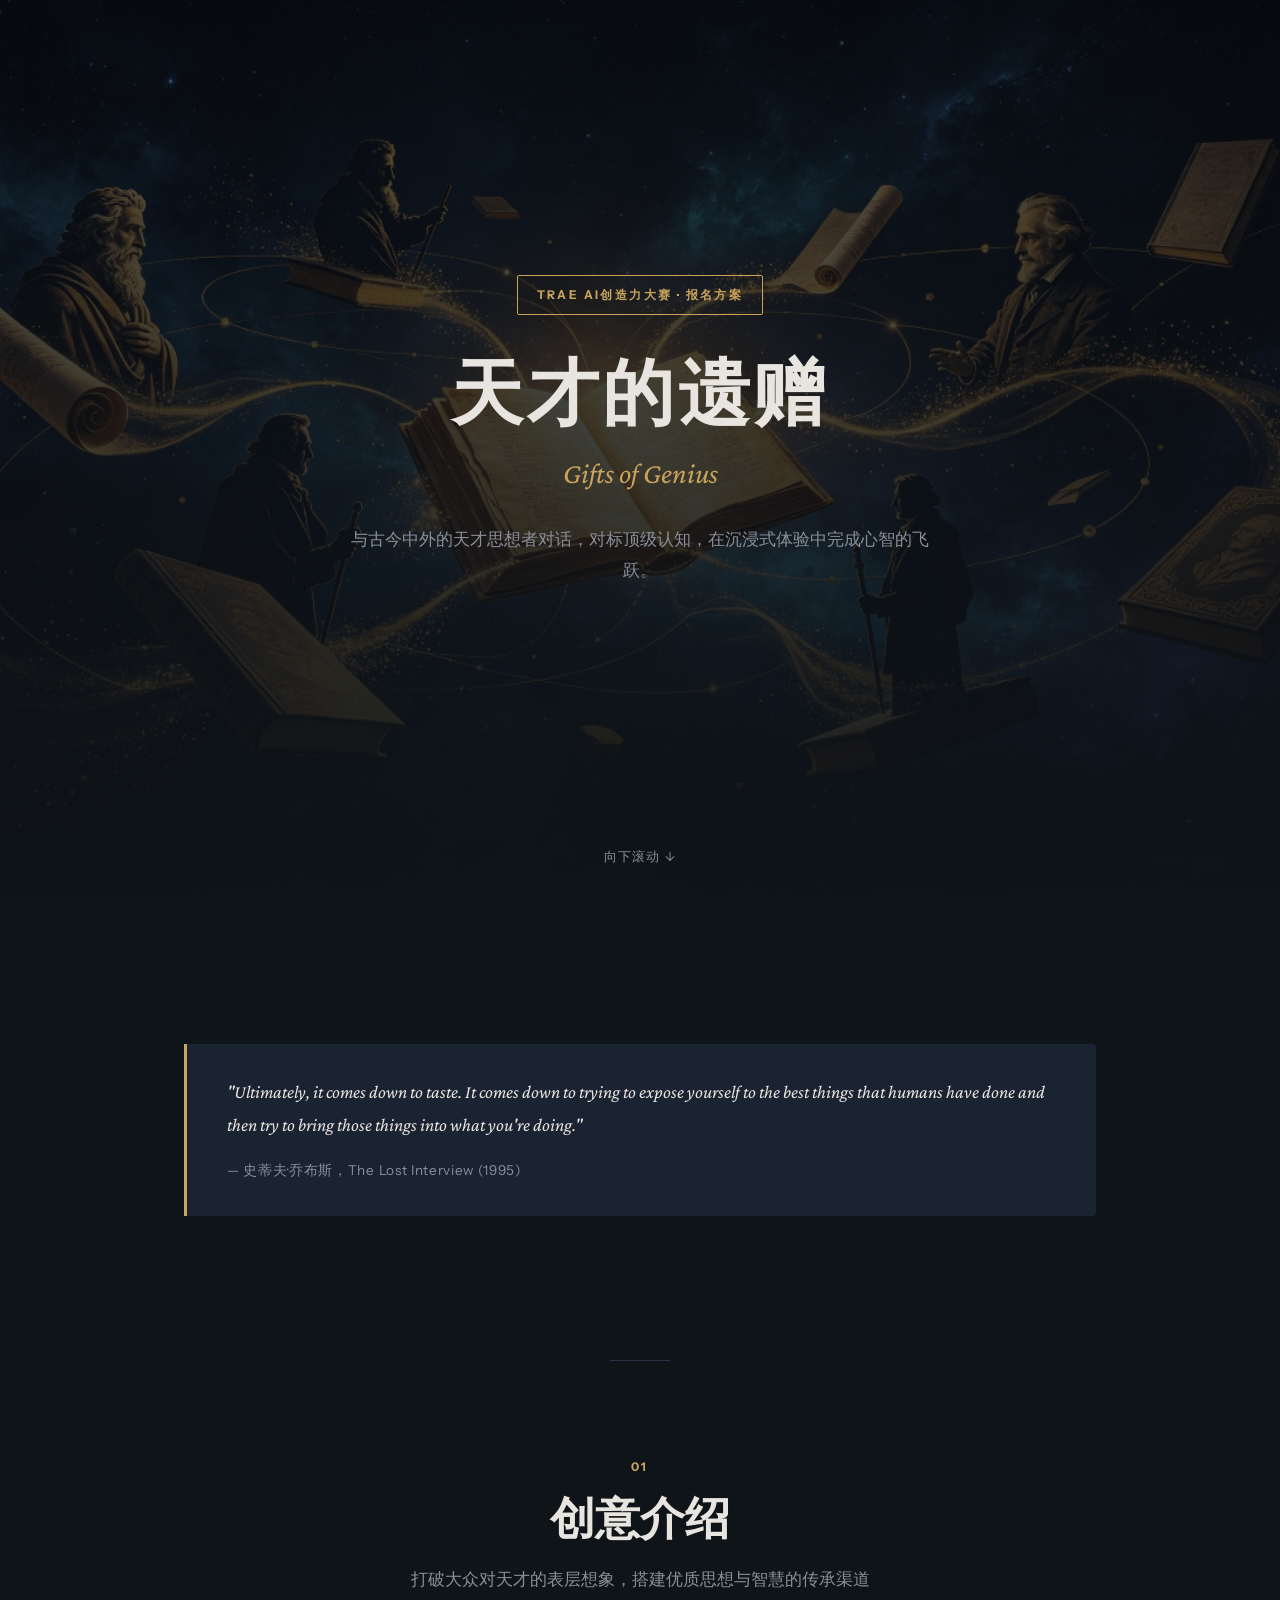
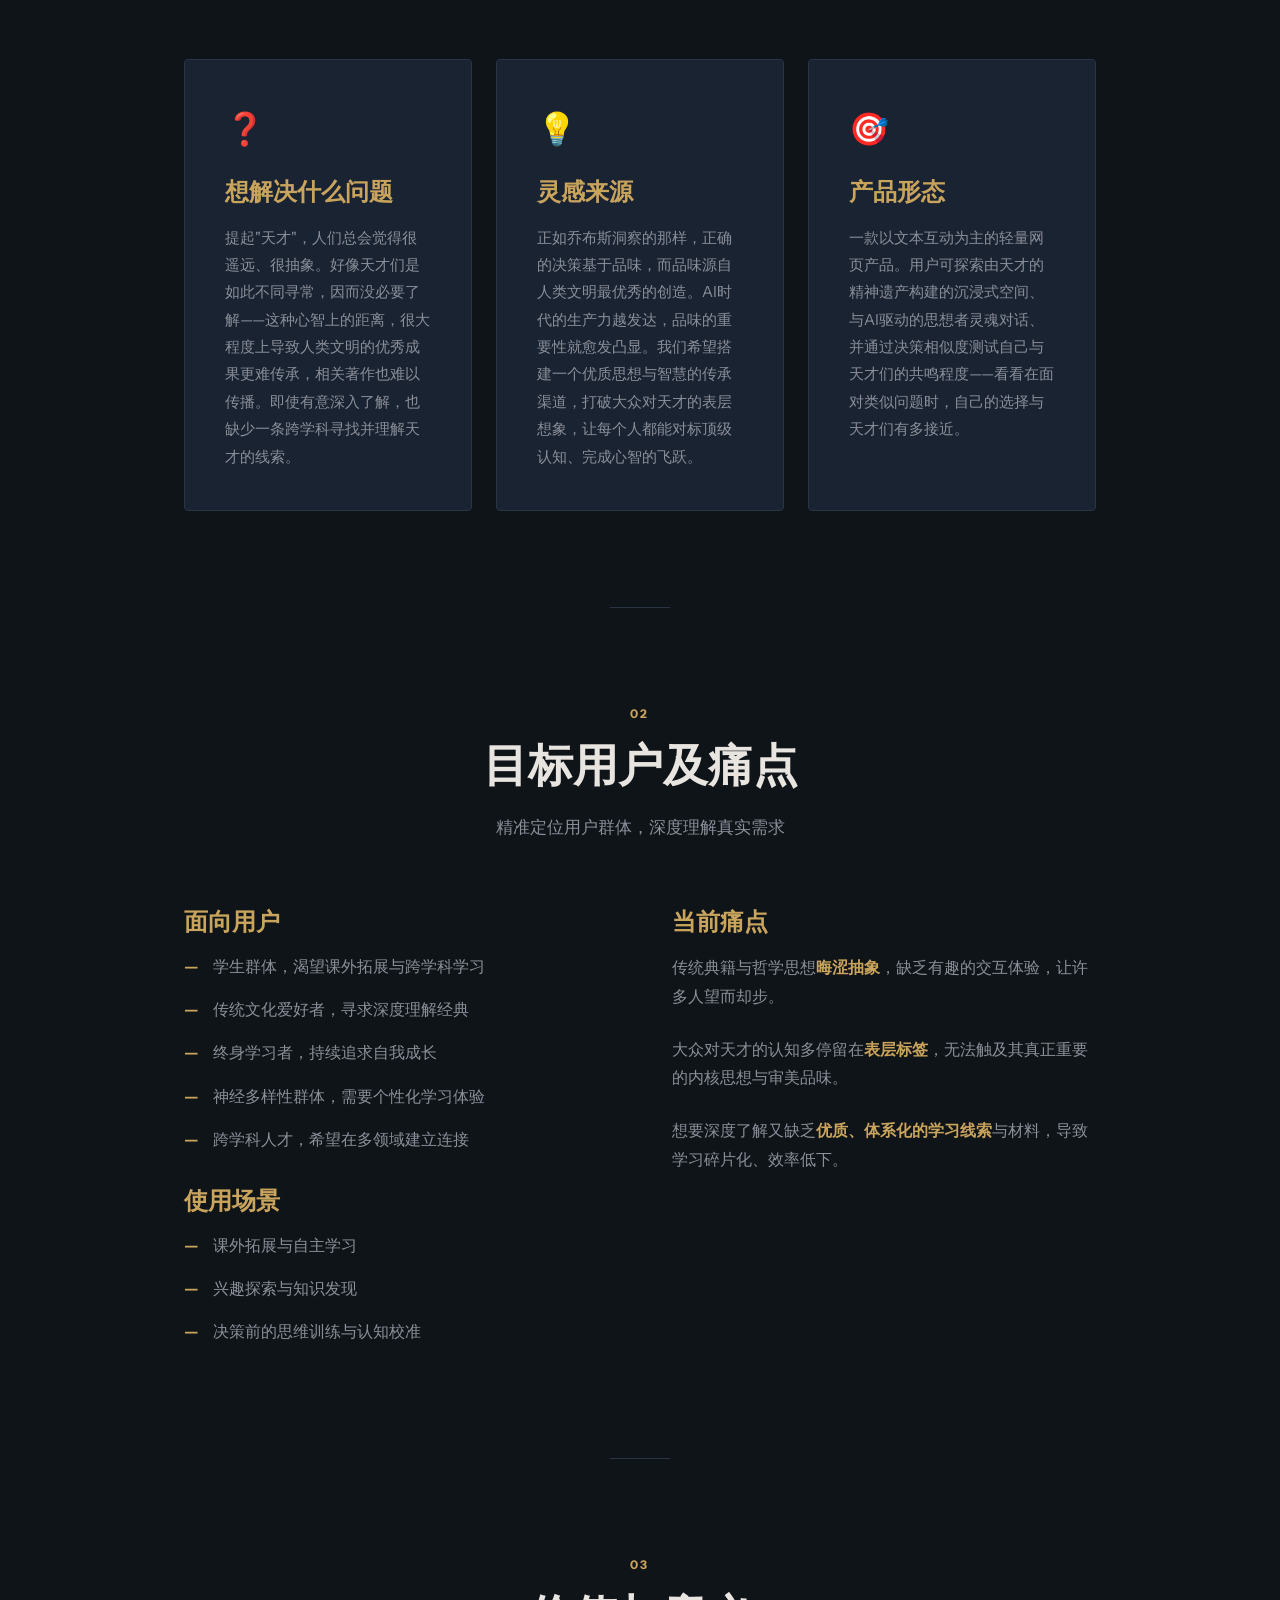
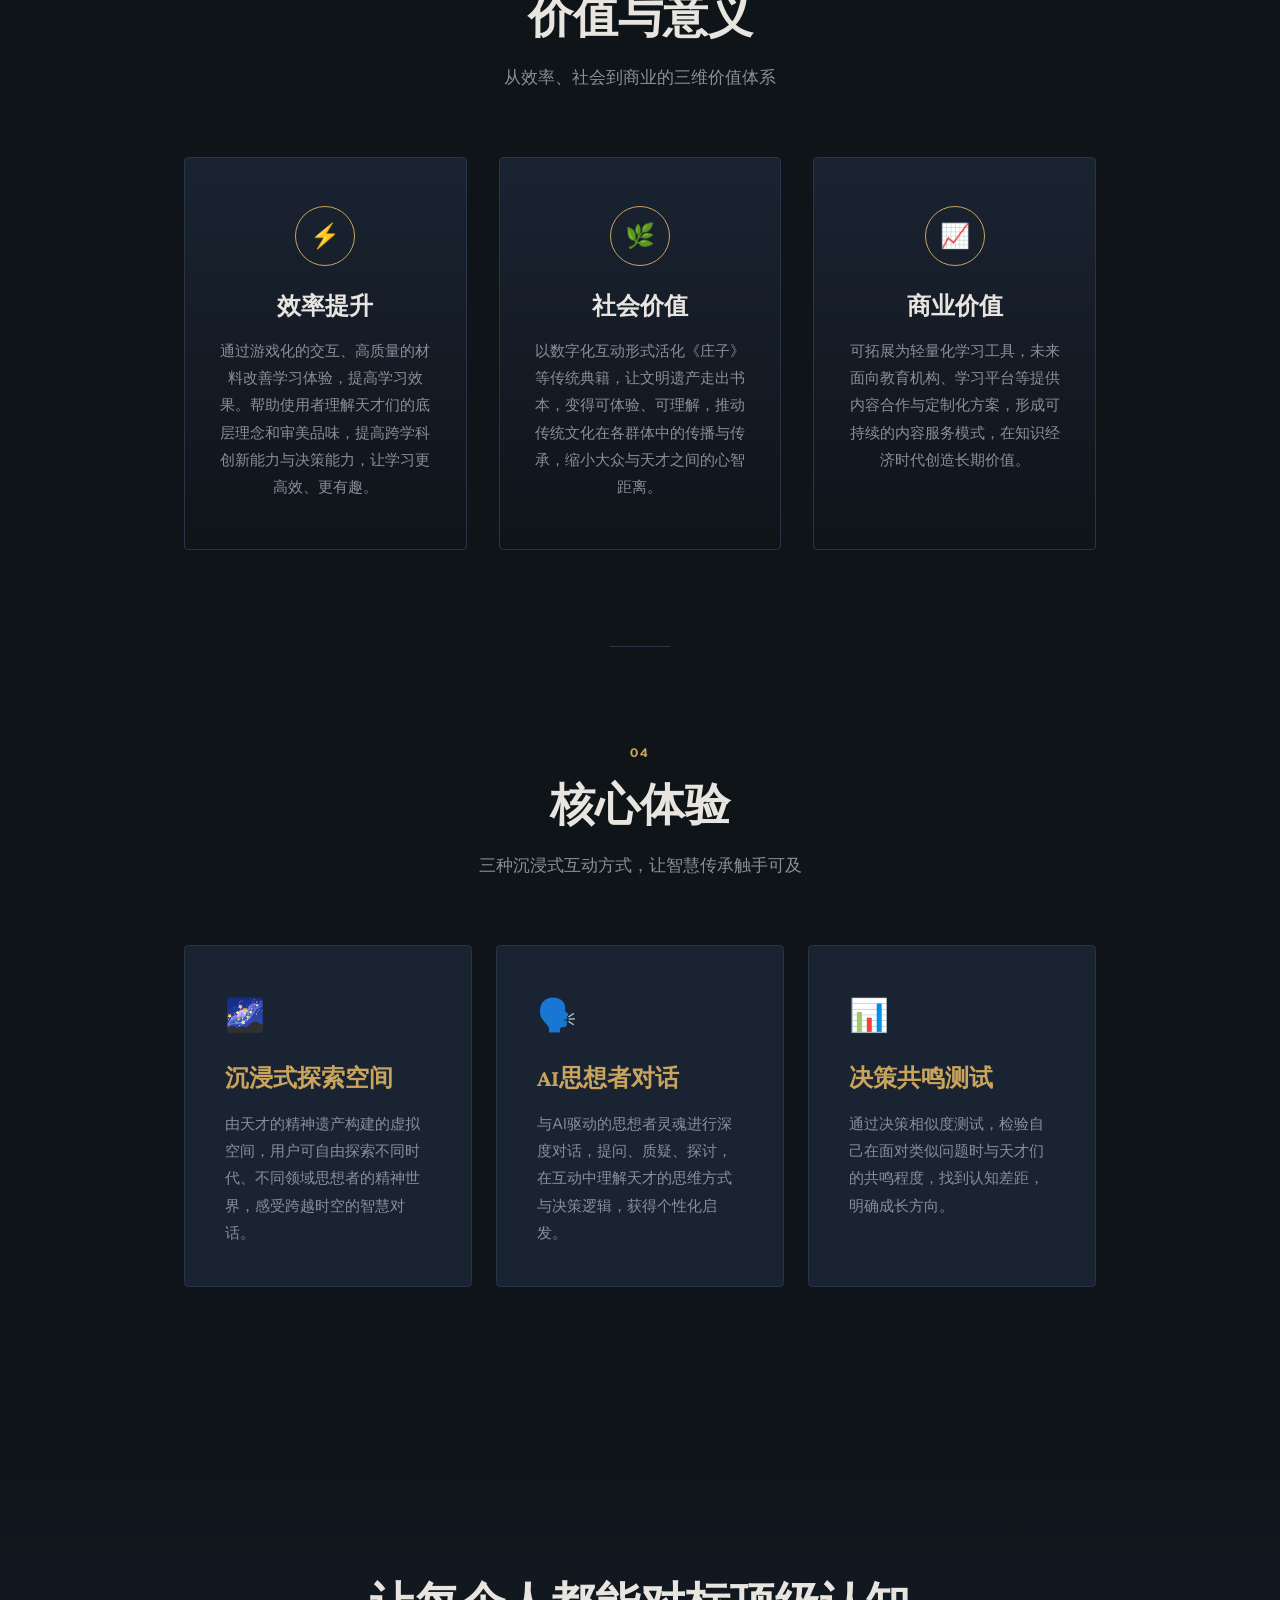
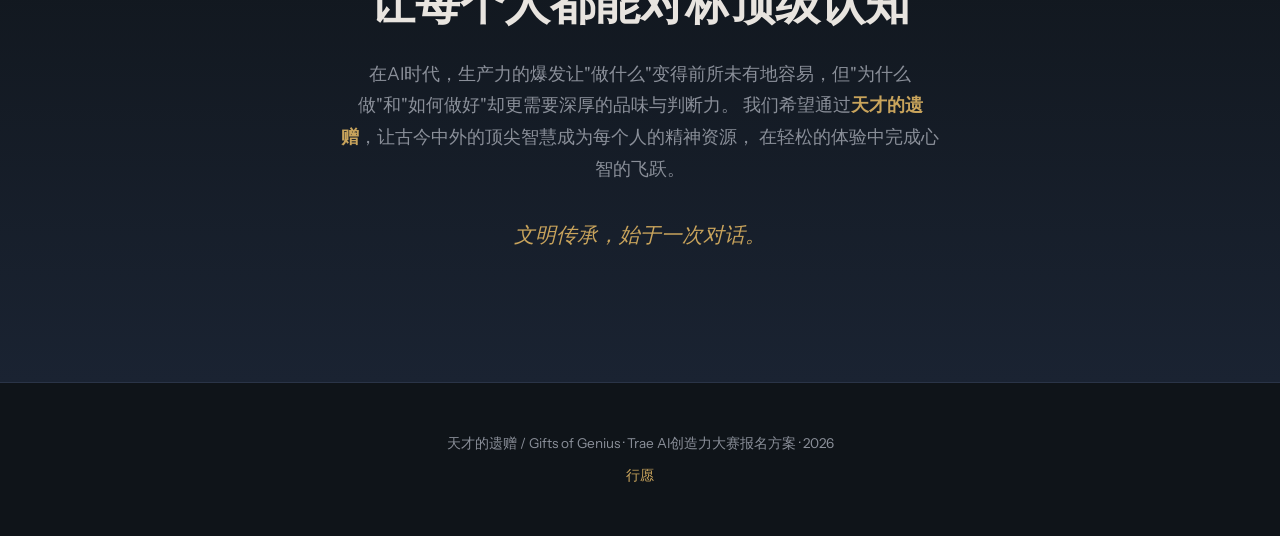
<file: 报名帖附html/gifts-of-genius.html>
<!-- Generated by Trae Work -->
<!DOCTYPE html>
<html lang="zh-CN">
<head>
  <meta charset="UTF-8">
  <meta name="viewport" content="width=device-width, initial-scale=1.0">
  <title>天才的遗赠 / Gifts of Genius - Trae AI创造力大赛</title>

  <style>
    /* === Font faces === */
    @font-face {
      font-family: 'CrimsonPro';
      src: url('./_shared/fonts/CrimsonPro-Regular.ttf') format('truetype');
      font-weight: 400;
      font-display: swap;
    }
    @font-face {
      font-family: 'CrimsonPro';
      src: url('./_shared/fonts/CrimsonPro-Bold.ttf') format('truetype');
      font-weight: 700;
      font-display: swap;
    }
    @font-face {
      font-family: 'CrimsonPro';
      src: url('./_shared/fonts/CrimsonPro-Italic.ttf') format('truetype');
      font-weight: 400;
      font-style: italic;
      font-display: swap;
    }
    @font-face {
      font-family: 'InstrumentSans';
      src: url('./_shared/fonts/InstrumentSans-Regular.ttf') format('truetype');
      font-weight: 400;
      font-display: swap;
    }
    @font-face {
      font-family: 'InstrumentSans';
      src: url('./_shared/fonts/InstrumentSans-Bold.ttf') format('truetype');
      font-weight: 700;
      font-display: swap;
    }
    @font-face {
      font-family: 'InstrumentSans';
      src: url('./_shared/fonts/InstrumentSans-Italic.ttf') format('truetype');
      font-weight: 400;
      font-style: italic;
      font-display: swap;
    }
  </style>

  <style>
    /* === Theme CSS variables === */
    :root {
      --bg: #0f1419;
      --bg2: #1a2332;
      --bg3: #243044;
      --ink: #e8e4df;
      --muted: #8a8f99;
      --rule: #2a3447;
      --accent: #c9a45c;
      --accent2: #5b8a72;
      --font-serif: 'CrimsonPro', 'Noto Serif SC', 'Songti SC', Georgia, serif;
      --font-sans: 'InstrumentSans', 'Noto Sans SC', 'PingFang SC', 'Microsoft YaHei', sans-serif;
      --max: 960px;
    }

    /* === Base styles === */
    *, *::before, *::after { box-sizing: border-box; margin: 0; padding: 0; }
    html { font-size: 16px; scroll-behavior: smooth; }
    body {
      font-family: var(--font-sans);
      color: var(--ink);
      background: var(--bg);
      line-height: 1.8;
      overflow-x: hidden;
    }

    /* === Typography === */
    h1, h2, h3, h4 {
      font-family: var(--font-serif);
      font-weight: 700;
      line-height: 1.3;
    }
    h1 { font-size: clamp(2.5rem, 6vw, 4.5rem); }
    h2 { font-size: clamp(1.8rem, 4vw, 2.8rem); }
    h3 { font-size: clamp(1.2rem, 2.5vw, 1.5rem); }
    p { margin-bottom: 1.2rem; }
    a { color: var(--accent); text-decoration: none; }
    a:hover { text-decoration: underline; }

    mark.key {
      background: none;
      color: var(--accent);
      font-weight: 600;
    }

    /* === Scroll reveal === */
    .reveal {
      opacity: 0;
      transform: translateY(40px);
      transition: opacity 0.8s ease, transform 0.8s ease;
    }
    .reveal.visible {
      opacity: 1;
      transform: translateY(0);
    }

    /* === Hero Section === */
    .hero {
      position: relative;
      min-height: 100vh;
      display: flex;
      align-items: center;
      justify-content: center;
      overflow: hidden;
    }
    .hero-bg {
      position: absolute;
      inset: 0;
      background: url('assets/hero_1280x720.jpg') center/cover no-repeat;
      filter: brightness(0.5) saturate(0.9);
    }
    .hero-overlay {
      position: absolute;
      inset: 0;
      background: linear-gradient(
        to bottom,
        rgba(15, 20, 25, 0.3) 0%,
        rgba(15, 20, 25, 0.6) 50%,
        rgba(15, 20, 25, 0.95) 100%
      );
    }
    .hero-content {
      position: relative;
      z-index: 2;
      text-align: center;
      padding: 2rem;
      max-width: 900px;
    }
    .hero-badge {
      display: inline-block;
      font-family: var(--font-sans);
      font-size: 0.75rem;
      font-weight: 700;
      letter-spacing: 0.2em;
      text-transform: uppercase;
      color: var(--accent);
      border: 1px solid var(--accent);
      padding: 0.5rem 1.2rem;
      margin-bottom: 2rem;
      border-radius: 2px;
    }
    .hero h1 {
      color: var(--ink);
      margin-bottom: 0.5rem;
      letter-spacing: 0.05em;
    }
    .hero-subtitle {
      font-family: var(--font-serif);
      font-style: italic;
      font-size: clamp(1.2rem, 3vw, 1.8rem);
      color: var(--accent);
      margin-bottom: 1.5rem;
      font-weight: 400;
    }
    .hero-desc {
      font-size: 1.05rem;
      color: var(--muted);
      max-width: 600px;
      margin: 0 auto 2.5rem;
      line-height: 1.8;
    }
    .hero-scroll {
      position: absolute;
      bottom: 2rem;
      left: 50%;
      transform: translateX(-50%);
      color: var(--muted);
      font-size: 0.8rem;
      letter-spacing: 0.1em;
      animation: bounce 2s infinite;
    }
    @keyframes bounce {
      0%, 20%, 50%, 80%, 100% { transform: translateX(-50%) translateY(0); }
      40% { transform: translateX(-50%) translateY(-10px); }
      60% { transform: translateX(-50%) translateY(-5px); }
    }

    /* === Section Layout === */
    .page {
      max-width: var(--max);
      margin: 0 auto;
      padding: 0 1.5rem;
    }
    section {
      padding: 6rem 0;
      position: relative;
    }
    section + section::before {
      content: '';
      position: absolute;
      top: 0;
      left: 50%;
      transform: translateX(-50%);
      width: 60px;
      height: 1px;
      background: var(--rule);
    }

    .section-header {
      text-align: center;
      margin-bottom: 4rem;
    }
    .section-header h2 {
      color: var(--ink);
      margin-bottom: 1rem;
    }
    .section-header .section-number {
      font-family: var(--font-sans);
      font-size: 0.75rem;
      font-weight: 700;
      letter-spacing: 0.2em;
      text-transform: uppercase;
      color: var(--accent);
      margin-bottom: 0.8rem;
      display: block;
    }
    .section-header p {
      color: var(--muted);
      max-width: 600px;
      margin: 0 auto;
      font-size: 1.05rem;
    }

    /* === Cards === */
    .card-grid {
      display: grid;
      grid-template-columns: repeat(auto-fit, minmax(280px, 1fr));
      gap: 1.5rem;
    }
    .card {
      background: var(--bg2);
      border: 1px solid var(--rule);
      border-radius: 4px;
      padding: 2.5rem;
      transition: transform 0.3s ease, box-shadow 0.3s ease, border-color 0.3s ease;
    }
    .card:hover {
      transform: translateY(-4px);
      box-shadow: 0 12px 40px rgba(0,0,0,0.3);
      border-color: var(--accent);
    }
    .card-icon {
      font-size: 2rem;
      margin-bottom: 1.2rem;
      display: block;
    }
    .card h3 {
      color: var(--accent);
      margin-bottom: 1rem;
      font-family: var(--font-serif);
    }
    .card p {
      color: var(--muted);
      font-size: 0.95rem;
      line-height: 1.8;
      margin-bottom: 0;
    }

    /* === Quote / Highlight === */
    .quote-block {
      background: var(--bg2);
      border-left: 3px solid var(--accent);
      padding: 2rem 2.5rem;
      margin: 3rem 0;
      border-radius: 0 4px 4px 0;
    }
    .quote-block p {
      font-family: var(--font-serif);
      font-size: 1.15rem;
      font-style: italic;
      color: var(--ink);
      margin-bottom: 0.8rem;
    }
    .quote-block cite {
      font-family: var(--font-sans);
      font-style: normal;
      font-size: 0.85rem;
      color: var(--muted);
      letter-spacing: 0.05em;
    }

    /* === Two Column Layout === */
    .two-col {
      display: grid;
      grid-template-columns: 1fr 1fr;
      gap: 4rem;
      align-items: start;
    }
    .two-col .col h3 {
      color: var(--accent);
      margin-bottom: 1rem;
    }
    .two-col .col p {
      color: var(--muted);
    }

    /* === Value Cards (large) === */
    .value-grid {
      display: grid;
      grid-template-columns: repeat(3, 1fr);
      gap: 2rem;
    }
    .value-card {
      text-align: center;
      padding: 3rem 2rem;
      background: linear-gradient(180deg, var(--bg2) 0%, var(--bg) 100%);
      border: 1px solid var(--rule);
      border-radius: 4px;
      transition: all 0.4s ease;
    }
    .value-card:hover {
      border-color: var(--accent);
      background: var(--bg2);
    }
    .value-card .value-icon {
      width: 60px;
      height: 60px;
      margin: 0 auto 1.5rem;
      border: 1px solid var(--accent);
      border-radius: 50%;
      display: flex;
      align-items: center;
      justify-content: center;
      font-size: 1.5rem;
      color: var(--accent);
    }
    .value-card h3 {
      color: var(--ink);
      margin-bottom: 1rem;
    }
    .value-card p {
      color: var(--muted);
      font-size: 0.95rem;
      line-height: 1.8;
      margin-bottom: 0;
    }

    /* === Feature List === */
    .feature-list {
      list-style: none;
      padding: 0;
    }
    .feature-list li {
      position: relative;
      padding-left: 1.8rem;
      margin-bottom: 1rem;
      color: var(--muted);
      line-height: 1.7;
    }
    .feature-list li::before {
      content: '—';
      position: absolute;
      left: 0;
      color: var(--accent);
      font-weight: 700;
    }

    /* === CTA / Closing === */
    .closing {
      text-align: center;
      padding: 8rem 2rem;
      background: linear-gradient(180deg, var(--bg) 0%, var(--bg2) 100%);
      margin-top: 4rem;
    }
    .closing h2 {
      color: var(--ink);
      margin-bottom: 1.5rem;
    }
    .closing p {
      color: var(--muted);
      max-width: 600px;
      margin: 0 auto 2rem;
      font-size: 1.1rem;
    }
    .closing .tagline {
      font-family: var(--font-serif);
      font-style: italic;
      font-size: 1.3rem;
      color: var(--accent);
      margin-top: 2rem;
    }

    /* === Footer === */
    footer {
      text-align: center;
      padding: 3rem 2rem;
      border-top: 1px solid var(--rule);
    }
    footer p {
      color: var(--muted);
      font-size: 0.85rem;
      margin-bottom: 0;
    }

    /* === Responsive === */
    @media (max-width: 768px) {
      .two-col {
        grid-template-columns: 1fr;
        gap: 2rem;
      }
      .value-grid {
        grid-template-columns: 1fr;
      }
      section {
        padding: 4rem 0;
      }
      .card {
        padding: 1.8rem;
      }
    }

    /* === Print === */
    @media print {
      .hero { min-height: 60vh; }
      .hero-scroll { display: none; }
      body { background: #fff; color: #000; }
    }
  </style>
</head>
<body>

  <!-- Hero Section -->
  <section class="hero">
    <div class="hero-bg"></div>
    <div class="hero-overlay"></div>
    <div class="hero-content">
      <div class="hero-badge">Trae AI创造力大赛 · 报名方案</div>
      <h1>天才的遗赠</h1>
      <div class="hero-subtitle">Gifts of Genius</div>
      <p class="hero-desc">
        与古今中外的天才思想者对话，对标顶级认知，在沉浸式体验中完成心智的飞跃。
      </p>
    </div>
    <div class="hero-scroll">向下滚动 ↓</div>
  </section>

  <!-- Introduction -->
  <div class="page">
    <section class="reveal">
      <div class="quote-block">
        <p>"Ultimately, it comes down to taste. It comes down to trying to expose yourself to the best things that humans have done and then try to bring those things into what you're doing."</p>
        <cite>— 史蒂夫·乔布斯，The Lost Interview (1995)</cite>
      </div>
    </section>

    <!-- 创意介绍 -->
    <section class="reveal">
      <div class="section-header">
        <span class="section-number">01</span>
        <h2>创意介绍</h2>
        <p>打破大众对天才的表层想象，搭建优质思想与智慧的传承渠道</p>
      </div>

      <div class="card-grid">
        <div class="card">
          <span class="card-icon">❓</span>
          <h3>想解决什么问题</h3>
          <p>提起"天才"，人们总会觉得很遥远、很抽象。好像天才们是如此不同寻常，因而没必要了解——这种心智上的距离，很大程度上导致人类文明的优秀成果更难传承，相关著作也难以传播。即使有意深入了解，也缺少一条跨学科寻找并理解天才的线索。</p>
        </div>
        <div class="card">
          <span class="card-icon">💡</span>
          <h3>灵感来源</h3>
          <p>正如乔布斯洞察的那样，正确的决策基于品味，而品味源自人类文明最优秀的创造。AI时代的生产力越发达，品味的重要性就愈发凸显。我们希望搭建一个优质思想与智慧的传承渠道，打破大众对天才的表层想象，让每个人都能对标顶级认知、完成心智的飞跃。</p>
        </div>
        <div class="card">
          <span class="card-icon">🎯</span>
          <h3>产品形态</h3>
          <p>一款以文本互动为主的轻量网页产品。用户可探索由天才的精神遗产构建的沉浸式空间、与AI驱动的思想者灵魂对话、并通过决策相似度测试自己与天才们的共鸣程度——看看在面对类似问题时，自己的选择与天才们有多接近。</p>
        </div>
      </div>
    </section>

    <!-- 目标用户与痛点 -->
    <section class="reveal">
      <div class="section-header">
        <span class="section-number">02</span>
        <h2>目标用户及痛点</h2>
        <p>精准定位用户群体，深度理解真实需求</p>
      </div>

      <div class="two-col">
        <div class="col reveal">
          <h3>面向用户</h3>
          <ul class="feature-list">
            <li>学生群体，渴望课外拓展与跨学科学习</li>
            <li>传统文化爱好者，寻求深度理解经典</li>
            <li>终身学习者，持续追求自我成长</li>
            <li>神经多样性群体，需要个性化学习体验</li>
            <li>跨学科人才，希望在多领域建立连接</li>
          </ul>
          <h3 style="margin-top: 2rem;">使用场景</h3>
          <ul class="feature-list">
            <li>课外拓展与自主学习</li>
            <li>兴趣探索与知识发现</li>
            <li>决策前的思维训练与认知校准</li>
          </ul>
        </div>
        <div class="col reveal">
          <h3>当前痛点</h3>
          <p style="margin-bottom: 1.5rem;">
            传统典籍与哲学思想<mark class="key">晦涩抽象</mark>，缺乏有趣的交互体验，让许多人望而却步。
          </p>
          <p style="margin-bottom: 1.5rem;">
            大众对天才的认知多停留在<mark class="key">表层标签</mark>，无法触及其真正重要的内核思想与审美品味。
          </p>
          <p>
            想要深度了解又缺乏<mark class="key">优质、体系化的学习线索</mark>与材料，导致学习碎片化、效率低下。
          </p>
        </div>
      </div>
    </section>

    <!-- 价值与意义 -->
    <section class="reveal">
      <div class="section-header">
        <span class="section-number">03</span>
        <h2>价值与意义</h2>
        <p>从效率、社会到商业的三维价值体系</p>
      </div>

      <div class="value-grid">
        <div class="value-card reveal">
          <div class="value-icon">⚡</div>
          <h3>效率提升</h3>
          <p>通过游戏化的交互、高质量的材料改善学习体验，提高学习效果。帮助使用者理解天才们的底层理念和审美品味，提高跨学科创新能力与决策能力，让学习更高效、更有趣。</p>
        </div>
        <div class="value-card reveal">
          <div class="value-icon">🌿</div>
          <h3>社会价值</h3>
          <p>以数字化互动形式活化《庄子》等传统典籍，让文明遗产走出书本，变得可体验、可理解，推动传统文化在各群体中的传播与传承，缩小大众与天才之间的心智距离。</p>
        </div>
        <div class="value-card reveal">
          <div class="value-icon">📈</div>
          <h3>商业价值</h3>
          <p>可拓展为轻量化学习工具，未来面向教育机构、学习平台等提供内容合作与定制化方案，形成可持续的内容服务模式，在知识经济时代创造长期价值。</p>
        </div>
      </div>
    </section>

    <!-- 产品核心体验 -->
    <section class="reveal">
      <div class="section-header">
        <span class="section-number">04</span>
        <h2>核心体验</h2>
        <p>三种沉浸式互动方式，让智慧传承触手可及</p>
      </div>

      <div class="card-grid">
        <div class="card">
          <span class="card-icon">🌌</span>
          <h3>沉浸式探索空间</h3>
          <p>由天才的精神遗产构建的虚拟空间，用户可自由探索不同时代、不同领域思想者的精神世界，感受跨越时空的智慧对话。</p>
        </div>
        <div class="card">
          <span class="card-icon">🗣️</span>
          <h3>AI思想者对话</h3>
          <p>与AI驱动的思想者灵魂进行深度对话，提问、质疑、探讨，在互动中理解天才的思维方式与决策逻辑，获得个性化启发。</p>
        </div>
        <div class="card">
          <span class="card-icon">📊</span>
          <h3>决策共鸣测试</h3>
          <p>通过决策相似度测试，检验自己在面对类似问题时与天才们的共鸣程度，找到认知差距，明确成长方向。</p>
        </div>
      </div>
    </section>
  </div>

  <!-- Closing -->
  <section class="closing reveal">
    <h2>让每个人都能对标顶级认知</h2>
    <p>
      在AI时代，生产力的爆发让"做什么"变得前所未有地容易，但"为什么做"和"如何做好"却更需要深厚的品味与判断力。
      我们希望通过<mark class="key">天才的遗赠</mark>，让古今中外的顶尖智慧成为每个人的精神资源，
      在轻松的体验中完成心智的飞跃。
    </p>
    <div class="tagline">文明传承，始于一次对话。</div>
  </section>

  <!-- Footer -->
  <footer>
    <p>天才的遗赠 / Gifts of Genius · Trae AI创造力大赛报名方案 · 2026</p>
    <p style="margin-top: 0.5rem; color: var(--accent);">行愿</p>
  </footer>

  <script>
    // Scroll reveal animation
    const observerOptions = {
      threshold: 0.15,
      rootMargin: '0px 0px -50px 0px'
    };

    const observer = new IntersectionObserver((entries) => {
      entries.forEach(entry => {
        if (entry.isIntersecting) {
          entry.target.classList.add('visible');
        }
      });
    }, observerOptions);

    document.querySelectorAll('.reveal').forEach(el => observer.observe(el));

    // Stagger animation for cards within grids
    document.querySelectorAll('.card-grid, .value-grid').forEach(grid => {
      const cards = grid.querySelectorAll('.card, .value-card');
      cards.forEach((card, i) => {
        card.style.transitionDelay = `${i * 0.1}s`;
      });
    });
  </script>
</body>
</html>
</file>
<file: _shared/css/common.css>
/* CSS Variables */
:root {
  --ink: #1a1a1a;
  --paper: #f5f0e8;
  --paper-warm: #ebe5d8;
  --bamboo: #4a7c59;
  --bamboo-light: #6b9e7c;
  --wood: #8b7355;
  --wood-light: #a68b6b;
  --mist: #9e9a94;
  --mist-light: #b8b4ae;
  --accent: #c45c3e;
  --accent-soft: #d97b5f;
  --shadow: rgba(26, 26, 26, 0.08);
  --shadow-deep: rgba(26, 26, 26, 0.15);
}

/* Reset & Base */
* { margin: 0; padding: 0; box-sizing: border-box; }
body {
  font-family: "Noto Serif SC", "Songti SC", "SimSun", serif;
  background: var(--paper);
  color: var(--ink);
  line-height: 1.8;
  overflow-x: hidden;
}

/* Navigation */
.nav {
  position: fixed;
  top: 0; left: 0; right: 0;
  z-index: 1000;
  background: rgba(245, 240, 232, 0.92);
  backdrop-filter: blur(10px);
  border-bottom: 1px solid rgba(139, 115, 85, 0.15);
  padding: 0 2rem;
  display: flex;
  justify-content: space-between;
  align-items: center;
  height: 60px;
}
.nav-brand { font-size: 1.1rem; font-weight: 700; letter-spacing: 0.15em; color: var(--ink); text-decoration: none; }
.nav-brand small { font-size: 0.7rem; font-weight: 400; color: var(--mist); margin-left: 0.5rem; letter-spacing: 0.05em; }
.nav-links { display: flex; gap: 1.2rem; }
.nav-links a {
  text-decoration: none;
  color: var(--mist);
  font-size: 0.9rem;
  letter-spacing: 0.1em;
  transition: color 0.3s;
  cursor: pointer;
  position: relative;
  padding: 0.25rem 0;
}
.nav-links a:hover, .nav-links a.active { color: var(--wood); font-weight: 700; }
.nav-links a.active::after {
  content: '';
  position: absolute;
  bottom: -4px; left: 0; right: 0;
  height: 2px;
  background: var(--accent);
}

/* Responsive */
@media (max-width: 768px) {
  .nav-links { gap: 1rem; }
  .nav { padding: 0 1rem; }
}

@media (max-width: 480px) {
  .nav-links a { font-size: 0.75rem; letter-spacing: 0.02em; }
}

/* Scrollbar */
::-webkit-scrollbar { width: 6px; }
::-webkit-scrollbar-track { background: transparent; }
::-webkit-scrollbar-thumb { background: var(--mist-light); border-radius: 3px; }

/* ============================================================
   Animation System — utility classes for entry & emphasis
   ============================================================ */

/* --- Keyframes --- */
@keyframes fadeIn { from { opacity: 0; } to { opacity: 1; } }
@keyframes fadeInUp { from { opacity: 0; transform: translateY(24px); } to { opacity: 1; transform: translateY(0); } }
@keyframes fadeInDown { from { opacity: 0; transform: translateY(-20px); } to { opacity: 1; transform: translateY(0); } }
@keyframes fadeInLeft { from { opacity: 0; transform: translateX(-24px); } to { opacity: 1; transform: translateX(0); } }
@keyframes fadeInRight { from { opacity: 0; transform: translateX(24px); } to { opacity: 1; transform: translateX(0); } }
@keyframes scaleIn { from { opacity: 0; transform: scale(0.92); } to { opacity: 1; transform: scale(1); } }
@keyframes slideInUp { from { opacity: 0; transform: translateY(40px); } to { opacity: 1; transform: translateY(0); } }

/* --- Direct animation classes (play once on load) --- */
.animate-once {
  animation-fill-mode: both;
  animation-duration: 0.6s;
  animation-timing-function: cubic-bezier(0.25, 0.46, 0.45, 0.94);
}
.animate-once.fade-in { animation-name: fadeIn; }
.animate-once.fade-in-up { animation-name: fadeInUp; }
.animate-once.fade-in-down { animation-name: fadeInDown; }
.animate-once.fade-in-left { animation-name: fadeInLeft; }
.animate-once.fade-in-right { animation-name: fadeInRight; }
.animate-once.scale-in { animation-name: scaleIn; }

/* --- Delay helper classes --- */
.animate-delay-100 { animation-delay: 0.1s; }
.animate-delay-200 { animation-delay: 0.2s; }
.animate-delay-300 { animation-delay: 0.3s; }
.animate-delay-400 { animation-delay: 0.4s; }
.animate-delay-500 { animation-delay: 0.5s; }
.animate-delay-600 { animation-delay: 0.6s; }
.animate-delay-700 { animation-delay: 0.7s; }
.animate-delay-800 { animation-delay: 0.8s; }
.animate-delay-900 { animation-delay: 0.9s; }
.animate-delay-1000 { animation-delay: 1s; }

/* --- Scroll-triggered animations (activated by JS) --- */
.animate-on-scroll {
  opacity: 0;
  transition: opacity 0.7s cubic-bezier(0.25, 0.46, 0.45, 0.94),
              transform 0.7s cubic-bezier(0.25, 0.46, 0.45, 0.94);
}
.animate-on-scroll.fade-in-up { transform: translateY(28px); }
.animate-on-scroll.fade-in-down { transform: translateY(-20px); }
.animate-on-scroll.fade-in-left { transform: translateX(-28px); }
.animate-on-scroll.fade-in-right { transform: translateX(28px); }
.animate-on-scroll.scale-in { transform: scale(0.92); }
.animate-on-scroll.slide-in-up { transform: translateY(48px); }

.animate-on-scroll.animate-visible {
  opacity: 1;
  transform: translate(0) scale(1);
}

/* --- Stagger: children of a container animate in sequence --- */
.animate-stagger > .animate-stagger-item {
  opacity: 0;
  transform: translateY(20px);
  transition: opacity 0.5s ease, transform 0.5s ease;
}
.animate-stagger.animate-visible > .animate-stagger-item:nth-child(1) { transition-delay: 0s; }
.animate-stagger.animate-visible > .animate-stagger-item:nth-child(2) { transition-delay: 0.08s; }
.animate-stagger.animate-visible > .animate-stagger-item:nth-child(3) { transition-delay: 0.16s; }
.animate-stagger.animate-visible > .animate-stagger-item:nth-child(4) { transition-delay: 0.24s; }
.animate-stagger.animate-visible > .animate-stagger-item:nth-child(5) { transition-delay: 0.32s; }
.animate-stagger.animate-visible > .animate-stagger-item:nth-child(6) { transition-delay: 0.40s; }
.animate-stagger.animate-visible > .animate-stagger-item:nth-child(7) { transition-delay: 0.48s; }
.animate-stagger.animate-visible > .animate-stagger-item:nth-child(8) { transition-delay: 0.56s; }
.animate-stagger.animate-visible > .animate-stagger-item:nth-child(9) { transition-delay: 0.64s; }
.animate-stagger.animate-visible > .animate-stagger-item:nth-child(10) { transition-delay: 0.72s; }
.animate-stagger.animate-visible > .animate-stagger-item {
  opacity: 1;
  transform: translateY(0);
}

/* --- Reduced motion --- */
@media (prefers-reduced-motion: reduce) {
  .animate-on-scroll, .animate-once { opacity: 1 !important; transform: none !important; animation: none !important; transition: none !important; }
  .animate-stagger > .animate-stagger-item { opacity: 1 !important; transform: none !important; transition: none !important; }
}
</file>
